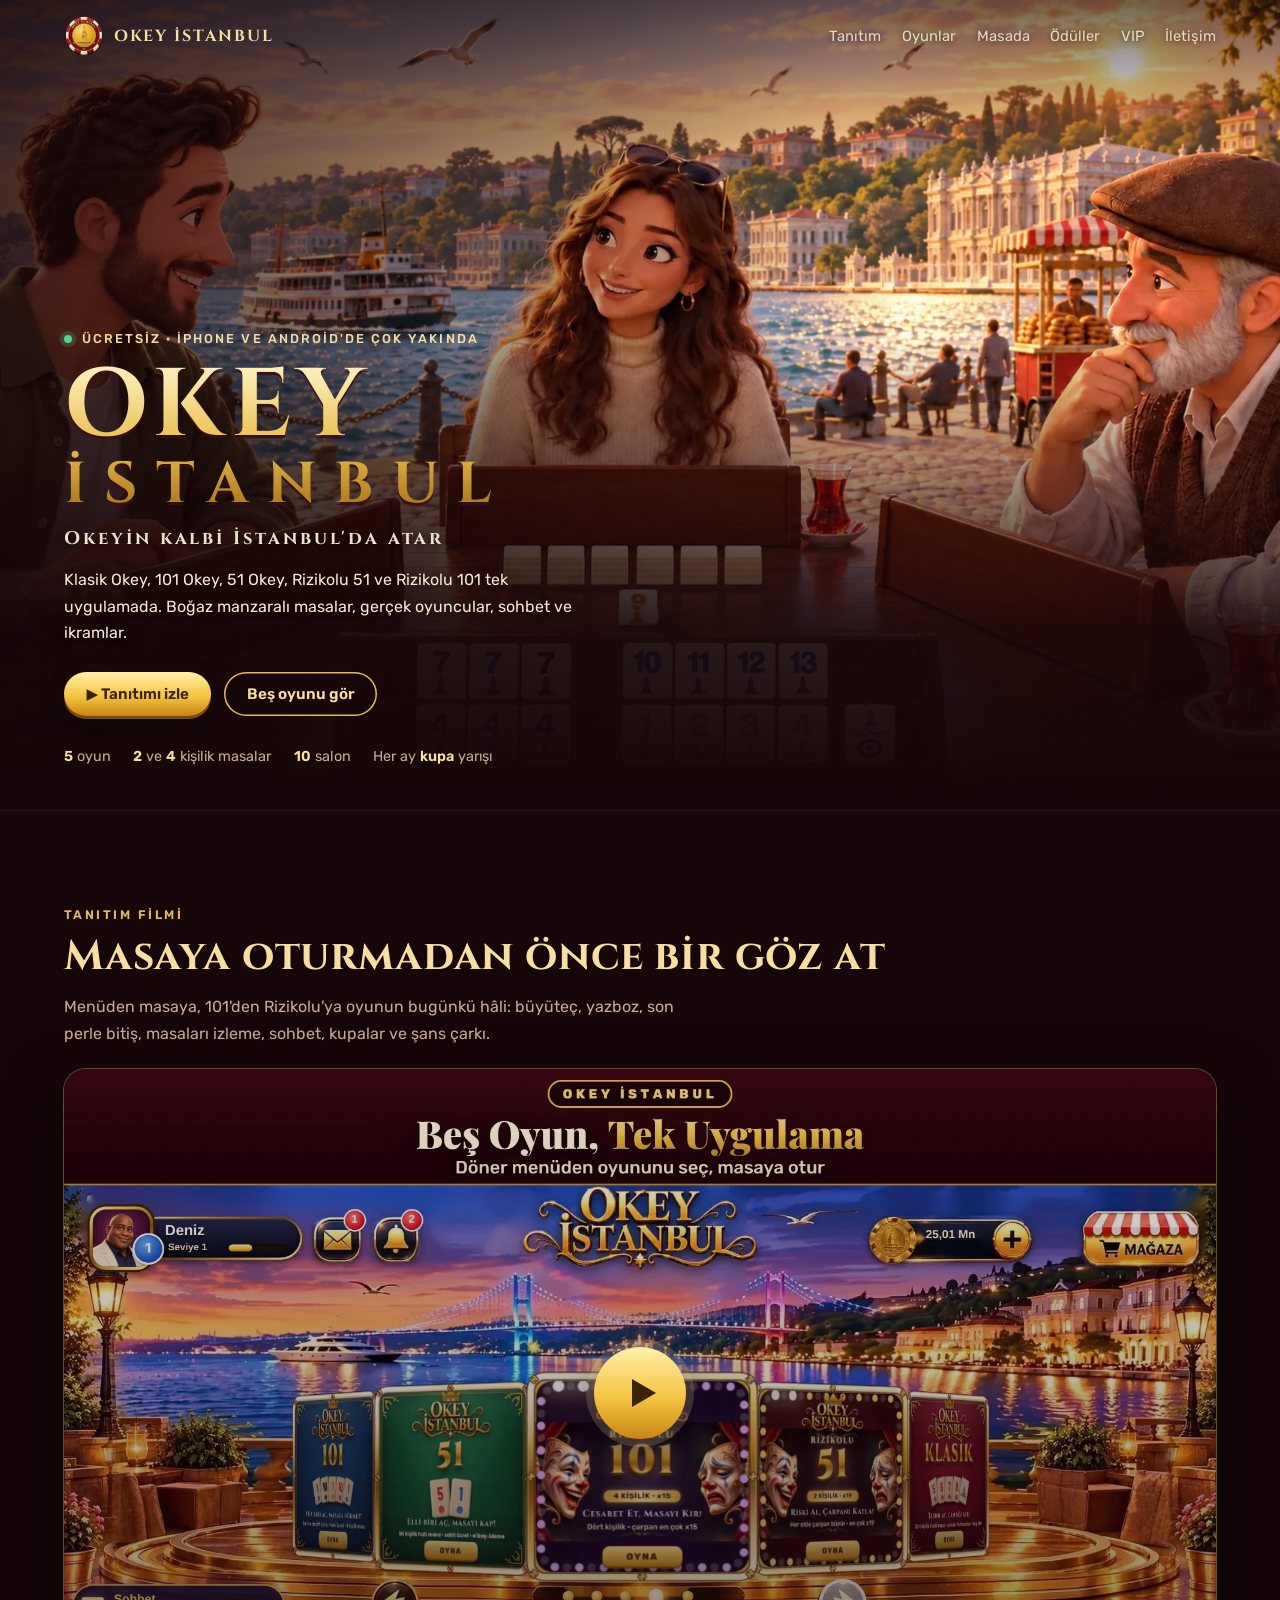
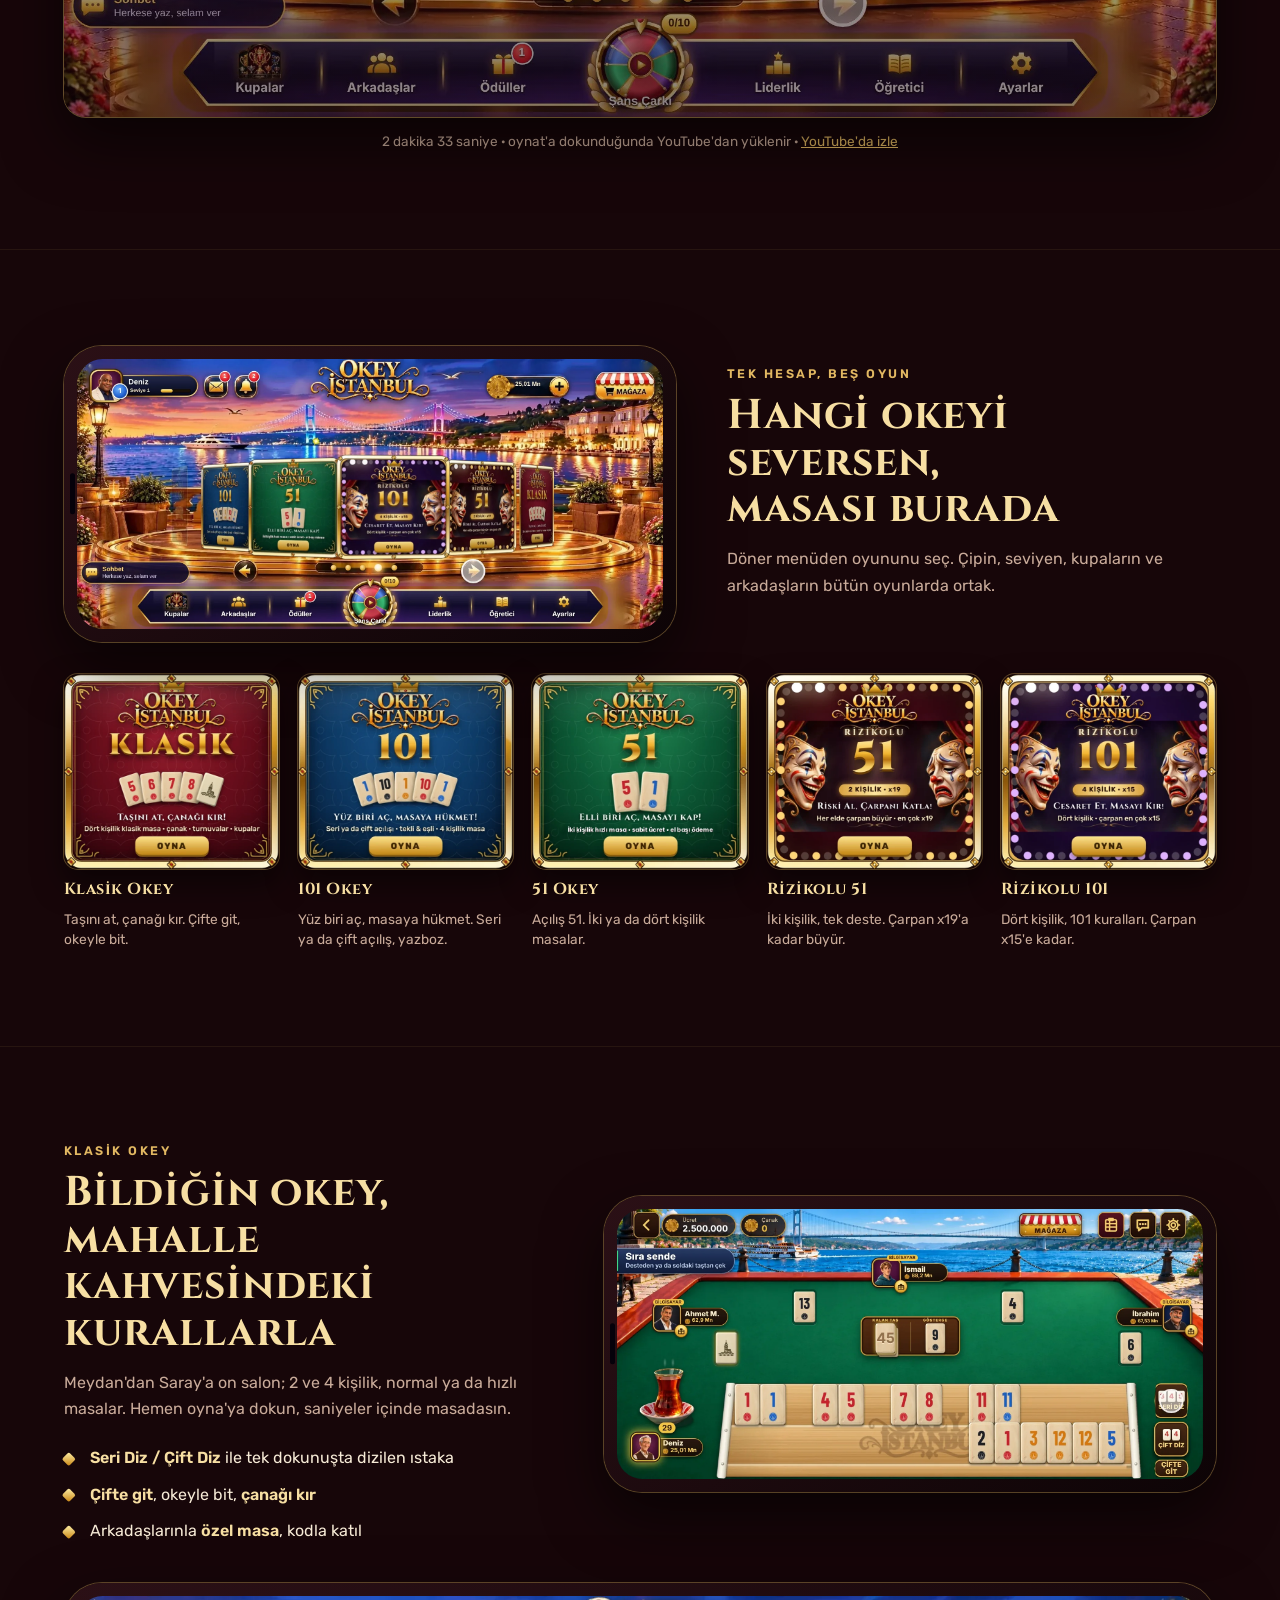
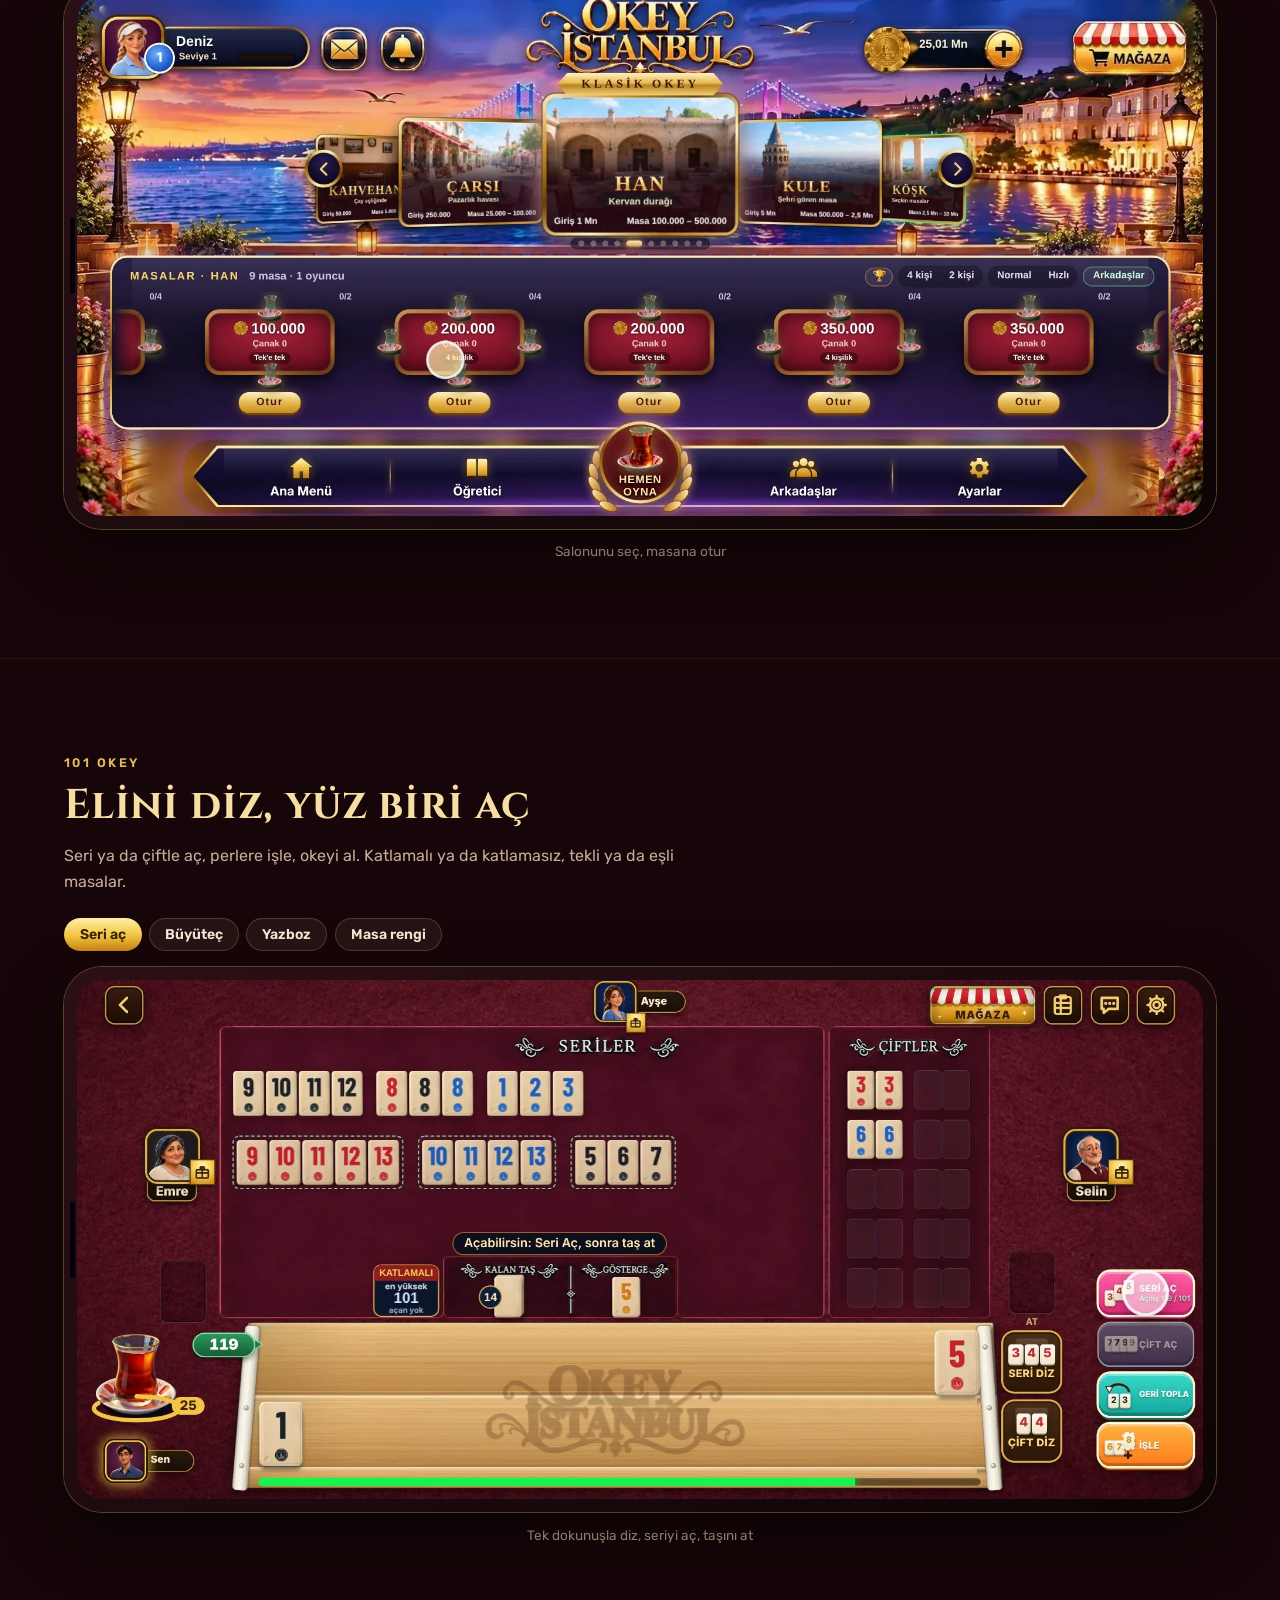
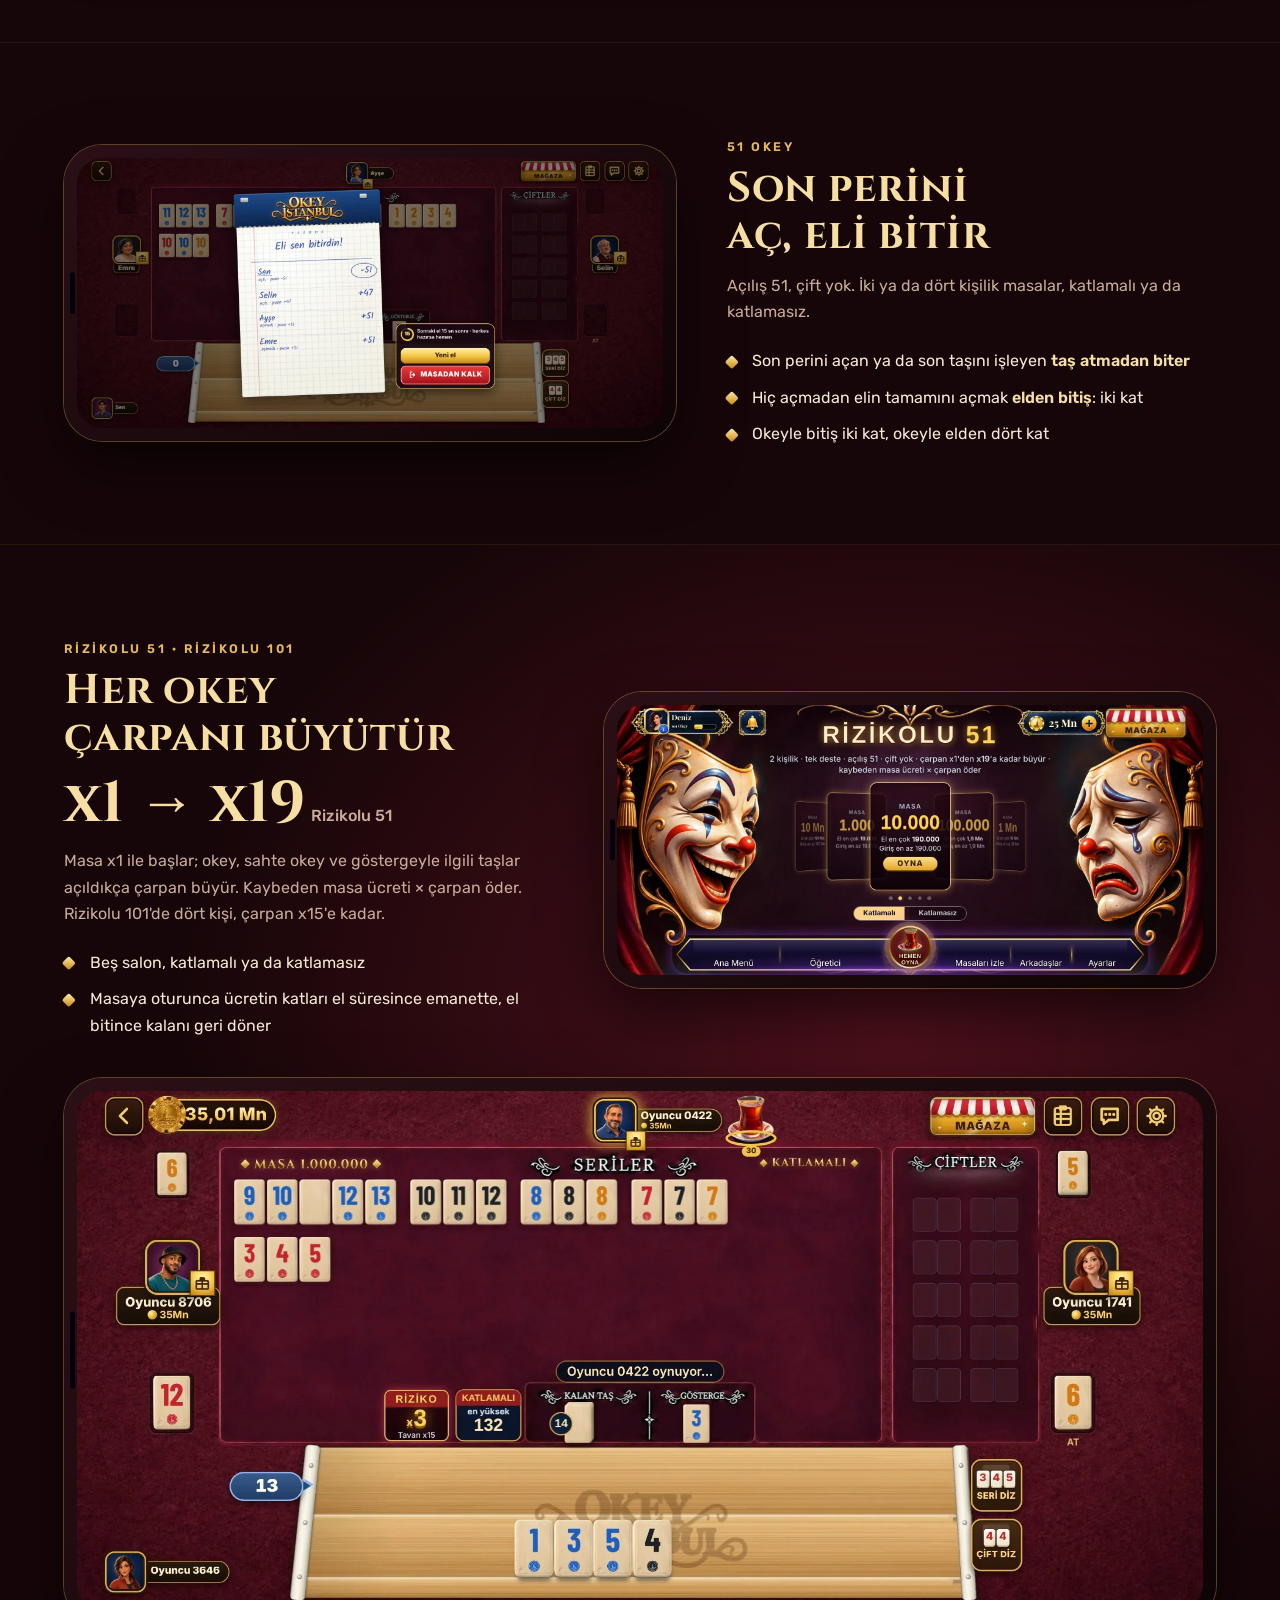
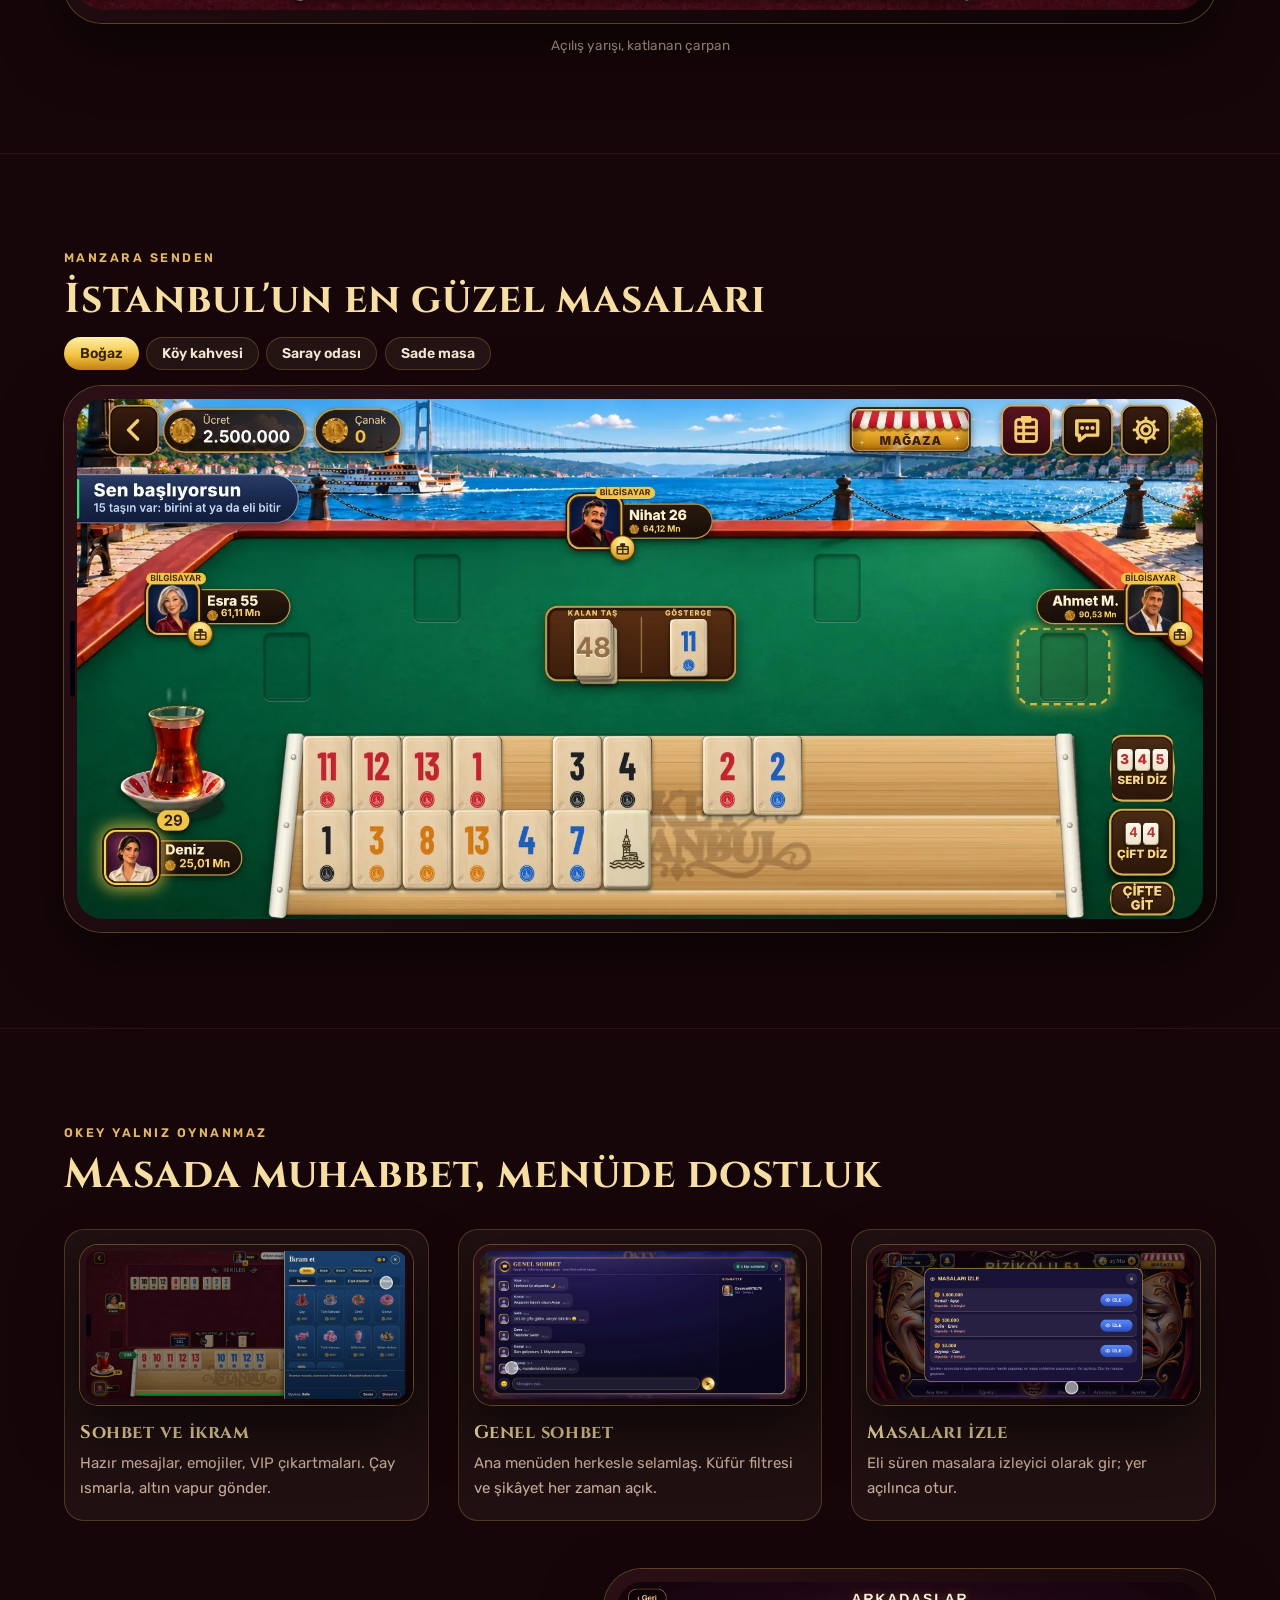
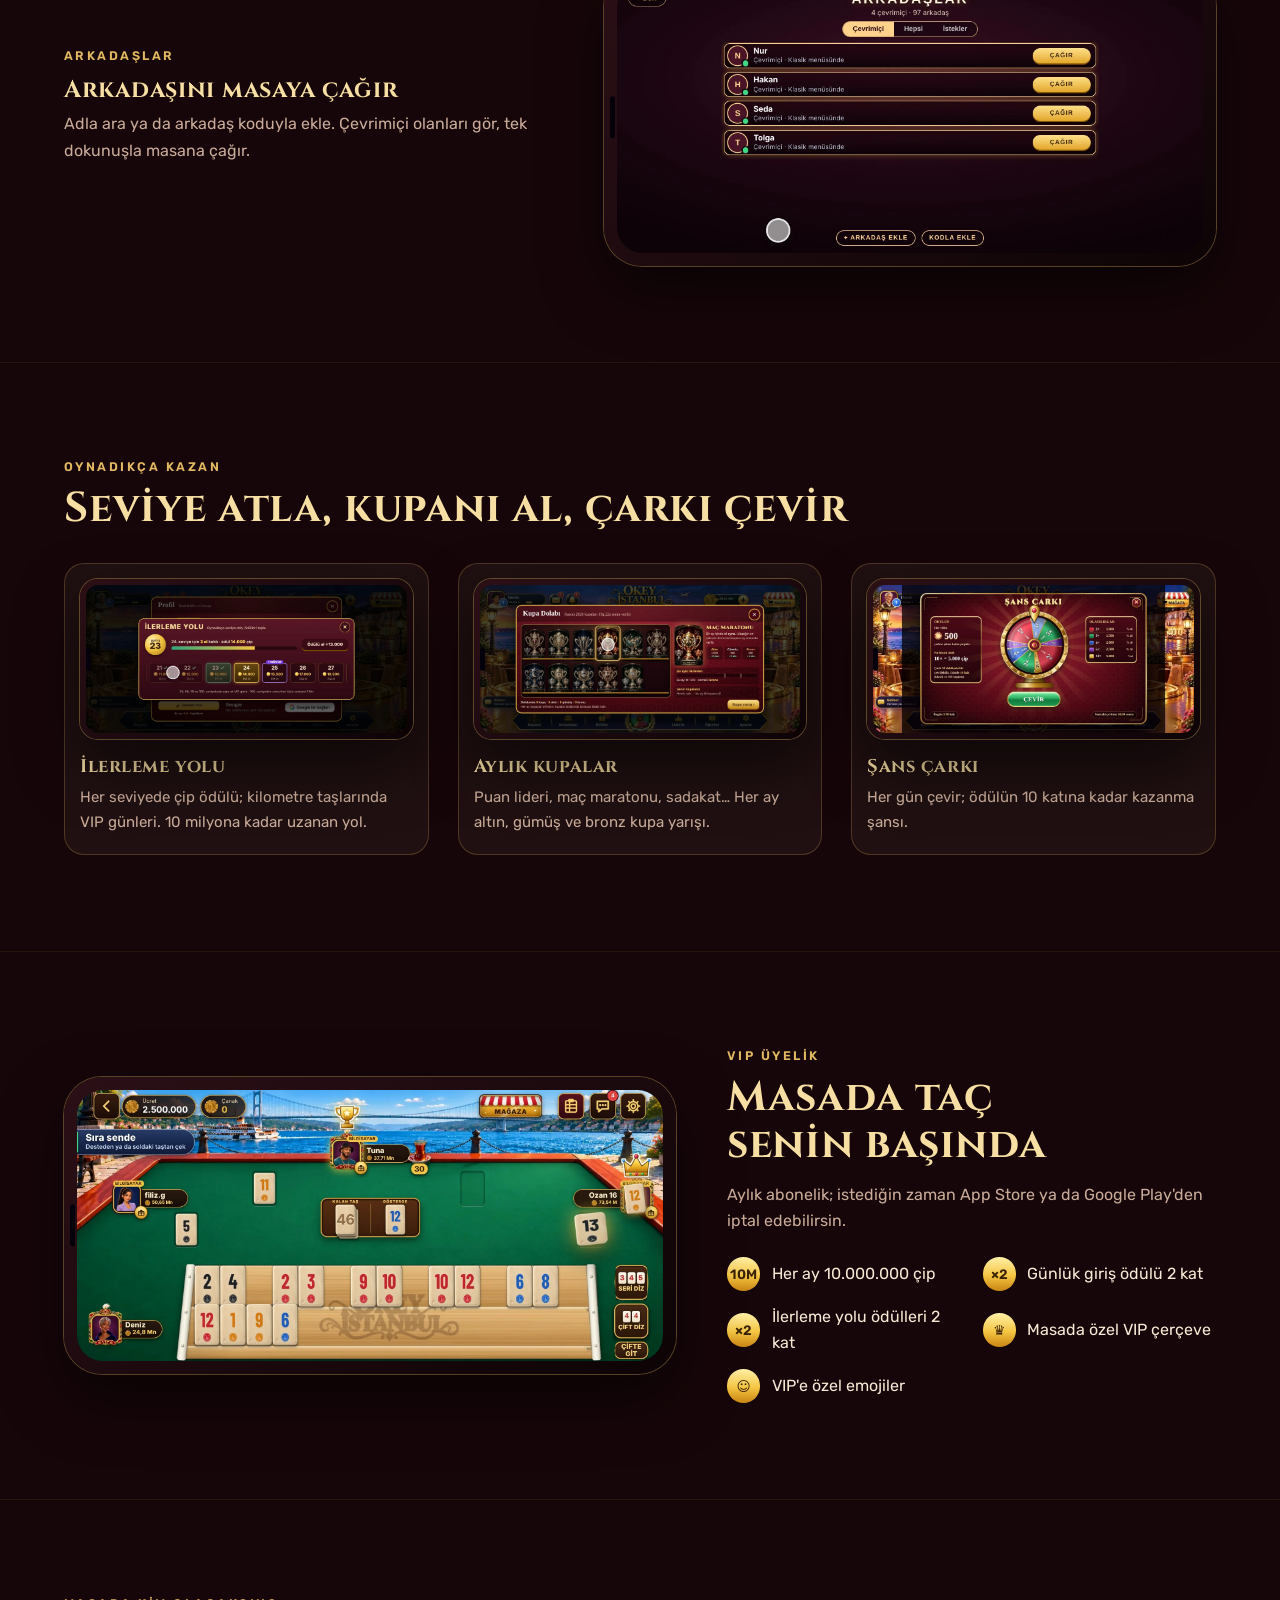
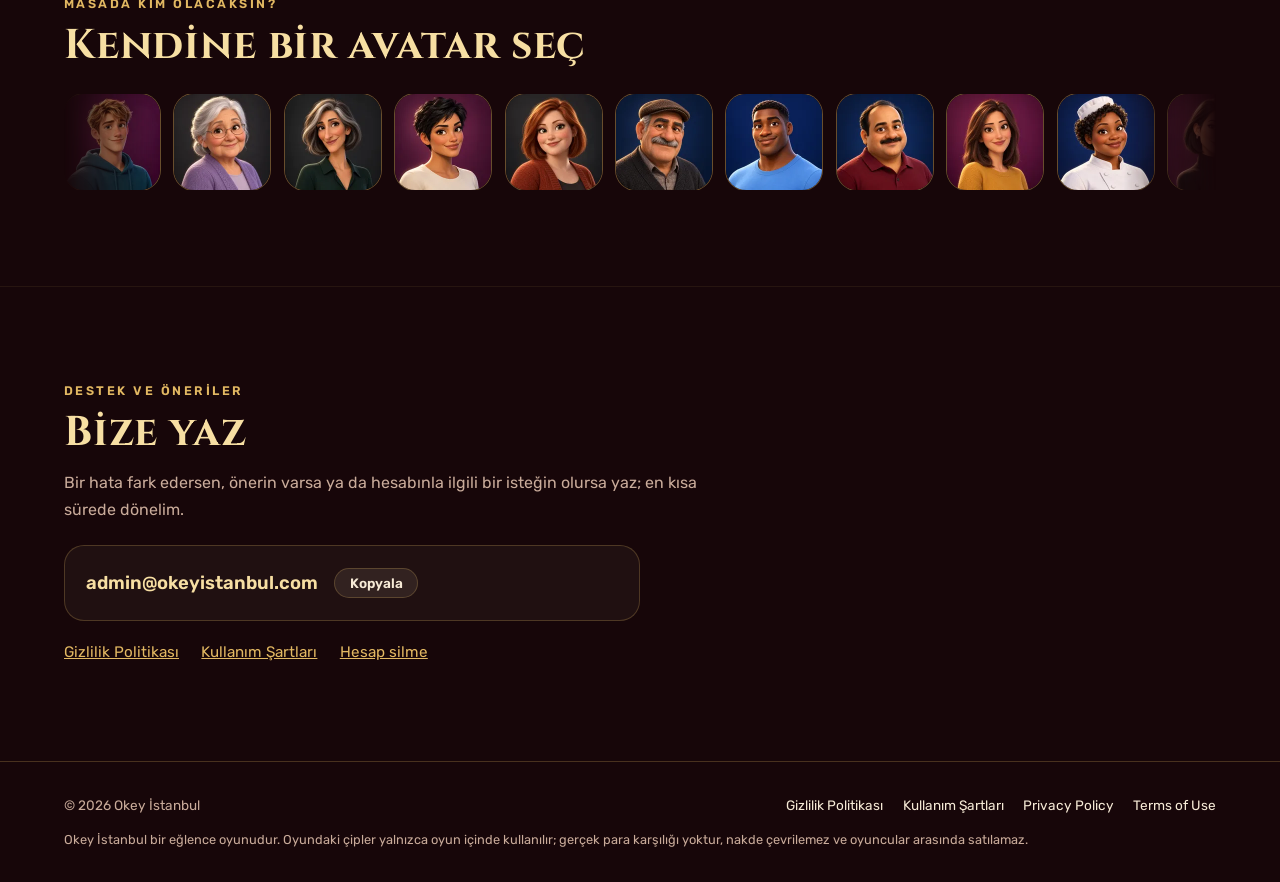
<file: index.html>
<!doctype html>
<html lang="tr">
<head>
<meta charset="utf-8">
<meta name="viewport" content="width=device-width, initial-scale=1, viewport-fit=cover">
<title>Okey İstanbul</title>
<meta name="description" content="Okey İstanbul: Klasik Okey, 101 Okey, 51 Okey, Rizikolu 51 ve Rizikolu 101 tek uygulamada, ücretsiz. Manzaralı masalar, büyüteç, yazboz, sohbet, ikramlar, masaları izleme, kupalar ve şans çarkı.">
<meta property="og:title" content="Okey İstanbul">
<meta property="og:description" content="Okeyin kalbi İstanbul'da atar! Beş oyun tek uygulamada: Klasik Okey, 101 Okey, 51 Okey, Rizikolu 51 ve Rizikolu 101.">
<meta property="og:image:width" content="1200">
<meta property="og:image:height" content="630">
<meta property="og:image" content="https://okeyistanbul.com/img/og.jpg">
<meta property="og:url" content="https://okeyistanbul.com/">
<meta name="theme-color" content="#170609">
<link rel="icon" href="/favicon.png">
<link rel="apple-touch-icon" href="/apple-touch-icon.png">
<link rel="preload" href="/cinzel-latin-700-normal.woff2" as="font" type="font/woff2" crossorigin>
<link rel="stylesheet" href="/fonts.css">
<style>
/* Okey İstanbul — gece bordosu bir İstanbul akşamı; altın yaldız, çuha yeşili. Her bölüm oyundan gerçek bir ekranla. */
:root{
  --night:#170609;--night2:#210910;--bordo:#5a0f1e;--bordo2:#7d1a2c;--navy:#141a3a;
  --gold:#e2b862;--gold-hi:#f7dfa3;--gold-lo:#a8741a;--cream:#f6ead6;--muted:#c9ab9a;--felt:#1d6b51;
  --line:rgba(226,184,98,.24);--card:rgba(255,236,200,.04);
  --display:'Cinzel',Georgia,'Times New Roman',serif;--body:'Rubik',system-ui,-apple-system,'Segoe UI',sans-serif;
  color-scheme:dark;
}
*{box-sizing:border-box}
html,body{margin:0}
html{scroll-behavior:smooth}
body{background:var(--night);color:var(--cream);font:400 1rem/1.65 var(--body);-webkit-font-smoothing:antialiased;overflow-x:hidden}
img{max-width:100%;height:auto;display:block}
a{color:var(--gold)}
a:focus-visible,button:focus-visible{outline:2px solid var(--gold-hi);outline-offset:3px}
.wrap{max-width:74rem;margin-inline:auto;padding-left:max(16px,env(safe-area-inset-left,0px));padding-right:max(16px,env(safe-area-inset-right,0px))}
h2{font:700 clamp(1.7rem,4.2vw,2.6rem)/1.12 var(--display);letter-spacing:.02em;margin:0 0 .9rem;color:var(--gold-hi);text-wrap:balance}
h3{font:700 1.15rem/1.3 var(--display);letter-spacing:.03em;margin:0 0 .35rem;color:var(--gold-hi)}
.eyebrow{font:600 .78rem var(--body);letter-spacing:.2em;text-transform:uppercase;color:var(--gold);margin:0 0 .7rem}
.intro{color:var(--muted);max-width:40rem;margin:0 0 1.4rem}
section{padding-block:clamp(3.5rem,8vw,6rem);border-top:1px solid rgba(226,184,98,.08)}

/* üst şerit */
.top{position:absolute;inset:0 0 auto 0;z-index:5;padding-top:env(safe-area-inset-top,0px)}
.top .wrap{display:flex;align-items:center;justify-content:space-between;gap:1rem;padding-block:1rem}
.mark{display:flex;align-items:center;gap:.6rem;text-decoration:none;color:var(--gold-hi);font:700 1rem var(--display);letter-spacing:.12em;white-space:nowrap}
.mark img{width:40px;height:40px}
.top nav{display:flex;gap:1.3rem;font-size:.92rem;flex-wrap:wrap;justify-content:flex-end}
.top nav a{color:var(--cream);text-decoration:none;opacity:.88;text-shadow:0 1px 6px rgba(0,0,0,.7)}
.top nav a:hover{opacity:1;color:var(--gold-hi)}
@media (max-width:760px){.top nav{display:none}}

/* sahne */
.hero{position:relative;min-height:clamp(34rem,90vh,54rem);display:grid;align-items:end;overflow:hidden;isolation:isolate;border-top:0;padding:0}
.hero>img{position:absolute;inset:0;width:100%;height:100%;object-fit:cover;object-position:50% 35%;z-index:-2}
.hero::after{content:"";position:absolute;inset:0;z-index:-1;background:
  linear-gradient(180deg,rgba(23,6,9,.6) 0%,rgba(23,6,9,0) 20%,rgba(23,6,9,0) 42%,rgba(23,6,9,.9) 78%,var(--night) 100%),
  linear-gradient(90deg,rgba(23,6,9,.8) 0%,rgba(23,6,9,.35) 42%,rgba(23,6,9,0) 66%)}
.hero .wrap{padding-block:7rem 2.6rem;width:100%}
.kicker{display:inline-flex;align-items:center;gap:.6rem;font:500 .8rem var(--body);letter-spacing:.16em;text-transform:uppercase;color:var(--gold-hi);margin:0 0 1rem}
.kicker i{width:.5rem;height:.5rem;border-radius:50%;background:#58d39a;box-shadow:0 0 0 4px rgba(88,211,154,.2)}
.brand{font:700 clamp(2.8rem,9.5vw,6rem)/.92 var(--display);letter-spacing:.06em;margin:0;
  background:linear-gradient(180deg,#fff3c4 0%,#e9bf4f 55%,#a8741a 100%);-webkit-background-clip:text;background-clip:text;color:transparent;
  filter:drop-shadow(0 3px 0 rgba(60,12,20,.9)) drop-shadow(0 10px 24px rgba(0,0,0,.6))}
.brand span{display:block;font-size:.6em;letter-spacing:.32em;margin-top:.12em}
.slogan{font:700 clamp(.9rem,2.4vw,1.15rem) var(--display);letter-spacing:.16em;margin:1rem 0 0;text-shadow:0 2px 8px rgba(0,0,0,.8)}
.lead{max-width:34rem;margin:1rem 0 1.6rem;color:var(--cream);text-shadow:0 1px 8px rgba(0,0,0,.8)}
.ctas{display:flex;gap:.8rem;flex-wrap:wrap}
.btn{display:inline-flex;align-items:center;gap:.5rem;padding:.8rem 1.4rem;border-radius:999px;font:700 .95rem var(--body);text-decoration:none;border:0;cursor:pointer}
.btn.g{background:linear-gradient(#fff0a8,#f4c542 55%,#c98512);color:#3a2204;box-shadow:0 3px 0 #7a4b0e,0 10px 24px rgba(0,0,0,.4)}
.btn.o{background:rgba(23,6,9,.55);color:var(--gold-hi);box-shadow:inset 0 0 0 1.5px var(--gold)}
.facts{display:flex;flex-wrap:wrap;gap:.5rem 1.4rem;margin-top:1.8rem;font-size:.9rem;color:var(--muted)}
.facts b{color:var(--gold-hi);font-weight:600}

/* ekran çerçevesi (yatay telefon) */
.phone{position:relative;margin:0;padding:clamp(7px,1.1vw,13px);border-radius:clamp(22px,3vw,38px);background:linear-gradient(145deg,#2b1016,#0d0406);box-shadow:0 0 0 1px rgba(226,184,98,.35),0 24px 60px rgba(0,0,0,.6)}
.phone img{border-radius:clamp(14px,2vw,26px);aspect-ratio:1920/886;object-fit:cover;width:100%}
.phone::before{content:"";position:absolute;left:clamp(3px,.5vw,6px);top:50%;width:clamp(3px,.4vw,5px);height:14%;transform:translateY(-50%);border-radius:4px;background:#05010a}
figcaption{font-size:.85rem;color:var(--muted);margin-top:.7rem;text-align:center}

/* iki sütun */
.duo{display:grid;grid-template-columns:1.25fr 1fr;gap:clamp(1.6rem,4vw,3.4rem);align-items:center}
.duo.rev{grid-template-columns:1fr 1.25fr}
.duo.rev>figure,.duo.rev>.shots{order:2}
.duo>*{min-width:0}
@media (max-width:860px){.duo,.duo.rev{grid-template-columns:1fr}.duo.rev>figure,.duo.rev>.shots{order:0}}
.ticks{list-style:none;padding:0;margin:0;display:grid;gap:.65rem}
.ticks li{position:relative;padding-left:1.6rem;color:var(--cream)}
.ticks li::before{content:"";position:absolute;left:0;top:.55em;width:.6rem;height:.6rem;transform:rotate(45deg);background:linear-gradient(135deg,#fff0a8,#c98512);border-radius:2px}
.ticks b{color:var(--gold-hi);font-weight:600}

/* beş oyun */
.games{display:grid;grid-template-columns:repeat(5,minmax(0,1fr));gap:clamp(.7rem,1.6vw,1.2rem);margin-top:2rem}
@media (max-width:980px){.games{grid-template-columns:repeat(3,minmax(0,1fr))}}
@media (max-width:620px){.games{grid-template-columns:repeat(2,minmax(0,1fr))}}
.game{display:flex;flex-direction:column;gap:.6rem;text-decoration:none;color:inherit}
.game img{border-radius:14px;box-shadow:0 0 0 1px rgba(226,184,98,.35),0 14px 30px rgba(0,0,0,.5);transition:transform .25s}
.game:hover img{transform:translateY(-4px)}
.game b{font:700 1rem var(--display);color:var(--gold-hi);letter-spacing:.03em}
.game span{font-size:.86rem;color:var(--muted);line-height:1.45}

/* sekmeler */
.tabs{display:flex;flex-wrap:wrap;gap:.45rem;margin:0 0 1rem}
.tab{border:0;border-radius:999px;padding:.5rem 1rem;font:600 .88rem var(--body);background:rgba(255,236,200,.06);color:var(--cream);cursor:pointer;box-shadow:inset 0 0 0 1px var(--line)}
.tab[aria-selected=true]{background:linear-gradient(#fff0a8,#f4c542 55%,#c98512);color:#3a2204;box-shadow:none}
.panes figure{margin:0}

/* kart ızgarası */
.grid3{display:grid;grid-template-columns:repeat(3,minmax(0,1fr));gap:clamp(1rem,2.4vw,1.8rem);margin-top:2rem}
@media (max-width:900px){.grid3{grid-template-columns:1fr}}
.card{background:var(--card);border-radius:20px;padding:1rem 1rem 1.3rem;box-shadow:inset 0 0 0 1px var(--line)}
.card .phone{margin-bottom:1rem;padding:6px;border-radius:18px}
.card .phone img{border-radius:12px}
.card p{margin:0;color:var(--muted);font-size:.94rem}

/* rizikolu */
.riz{background:radial-gradient(ellipse 80% 70% at 70% 40%,rgba(125,26,44,.55),transparent 70%),var(--night)}
.mult{display:flex;align-items:baseline;gap:.4rem;font:700 clamp(2.4rem,6vw,3.6rem)/1 var(--display);color:var(--gold-hi);margin:.4rem 0 1rem}
.mult small{font:500 1rem var(--body);color:var(--muted)}

/* tanıtım */
.yt{position:relative;border-radius:22px;overflow:hidden;box-shadow:0 0 0 1px rgba(226,184,98,.4),0 24px 60px rgba(0,0,0,.6);background:#000;aspect-ratio:16/9}
.yt img,.yt video{width:100%;height:100%;object-fit:cover;display:block}
.yt-play{position:absolute;inset:0;display:grid;place-items:center;border:0;background:linear-gradient(0deg,rgba(23,6,9,.5),rgba(23,6,9,.1));cursor:pointer}
.yt-play i{width:clamp(64px,9vw,92px);height:clamp(64px,9vw,92px);border-radius:50%;display:grid;place-items:center;background:linear-gradient(#fff0a8,#f4c542 55%,#c98512);box-shadow:0 0 0 8px rgba(247,223,163,.18),0 14px 30px rgba(0,0,0,.5)}
.yt-play i::after{content:"";margin-left:8%;border-style:solid;border-width:14px 0 14px 24px;border-color:transparent transparent transparent #3a2204}
.yt-note{font-size:.85rem;color:var(--muted);margin:.8rem 0 0;text-align:center}

/* VIP */
.vip .perks{display:grid;grid-template-columns:repeat(2,minmax(0,1fr));gap:.8rem 1.4rem;list-style:none;padding:0;margin:1.2rem 0 0}
@media (max-width:520px){.vip .perks{grid-template-columns:1fr}}
.vip .perks li{display:flex;gap:.7rem;align-items:center}
.vip .perks i{flex:none;width:2.1rem;height:2.1rem;border-radius:50%;display:grid;place-items:center;font:700 .85rem var(--body);font-style:normal;color:#3a2204;background:linear-gradient(#fff0a8,#f4c542 55%,#c98512)}

/* avatarlar */
.avs{display:flex;gap:.9rem;overflow:hidden;mask-image:linear-gradient(90deg,transparent,#000 8%,#000 92%,transparent);-webkit-mask-image:linear-gradient(90deg,transparent,#000 8%,#000 92%,transparent);margin-top:1.6rem}
.avs .row{display:flex;gap:.9rem;animation:kay 60s linear infinite;flex:none}
.avs img{width:96px;height:96px;border-radius:20px;box-shadow:0 0 0 1px rgba(226,184,98,.4)}
@keyframes kay{to{transform:translateX(calc(-100% - .9rem))}}
@media (prefers-reduced-motion:reduce){.avs .row{animation:none}.game img{transition:none}}

/* iletişim */
.contact{display:flex;flex-wrap:wrap;align-items:center;gap:1rem;padding:1.4rem;border-radius:20px;background:var(--card);box-shadow:inset 0 0 0 1px var(--line);max-width:36rem}
.contact code{font:600 1.15rem var(--body);color:var(--gold-hi);user-select:all;word-break:break-all}
.copy{border:0;border-radius:999px;padding:.45rem .95rem;font:600 .85rem var(--body);cursor:pointer;background:rgba(255,236,200,.08);color:var(--cream);box-shadow:inset 0 0 0 1px var(--line)}
.links{display:flex;flex-wrap:wrap;gap:.6rem 1.4rem;margin-top:1.2rem;font-size:.95rem}

footer{border-top:1px solid var(--line);padding-block:2rem calc(2rem + env(safe-area-inset-bottom,0px));font-size:.85rem;color:var(--muted)}
footer .wrap{display:flex;flex-wrap:wrap;gap:.8rem 2rem;align-items:center;justify-content:space-between}
footer nav{display:flex;flex-wrap:wrap;gap:.4rem 1.2rem}
footer nav a{color:var(--cream);text-decoration:none}
footer p{flex-basis:100%;margin:0;font-size:.8rem}
</style>
</head>
<body>

<header class="top">
  <div class="wrap">
    <a class="mark" href="/"><img src="/cip.png" alt="" width="40" height="40">OKEY İSTANBUL</a>
    <nav aria-label="Bölümler"><a href="#tanitim">Tanıtım</a><a href="#oyunlar">Oyunlar</a><a href="#masada">Masada</a><a href="#ilerleme">Ödüller</a><a href="#vip">VIP</a><a href="#iletisim">İletişim</a></nav>
  </div>
</header>

<main>
  <section class="hero" aria-label="Okey İstanbul">
    <img src="img/hero.webp" alt="Boğaz kıyısında bir masada okey oynayan arkadaşlar; arkada vapur ve İstanbul silueti" width="1672" height="941" fetchpriority="high">
    <div class="wrap">
      <p class="kicker"><i aria-hidden="true"></i>Ücretsiz · iPhone ve Android'de çok yakında</p>
      <h1 class="brand">OKEY<span>İSTANBUL</span></h1>
      <p class="slogan">Okeyin kalbi İstanbul'da atar</p>
      <p class="lead">Klasik Okey, 101 Okey, 51 Okey, Rizikolu 51 ve Rizikolu 101 tek uygulamada. Boğaz manzaralı masalar, gerçek oyuncular, sohbet ve ikramlar.</p>
      <div class="ctas"><a class="btn g" href="#tanitim">▶ Tanıtımı izle</a><a class="btn o" href="#oyunlar">Beş oyunu gör</a></div>
      <div class="facts"><span><b>5</b> oyun</span><span><b>2</b> ve <b>4</b> kişilik masalar</span><span><b>10</b> salon</span><span>Her ay <b>kupa</b> yarışı</span></div>
    </div>
  </section>

  <section id="tanitim">
    <div class="wrap">
      <p class="eyebrow">Tanıtım filmi</p>
      <h2>Masaya oturmadan önce bir göz at</h2>
      <p class="intro">Menüden masaya, 101'den Rizikolu'ya oyunun bugünkü hâli: büyüteç, yazboz, son perle bitiş, masaları izleme, sohbet, kupalar ve şans çarkı.</p>
      <div class="yt" id="yt" data-yt="UivKjhIo5Uc">
        <img src="img/tanitim.webp" alt="" width="1920" height="1080" loading="lazy">
        <button class="yt-play" type="button" aria-label="Tanıtım filmini oynat"><i></i></button>
      </div>
      <p class="yt-note">2 dakika 33 saniye · oynat'a dokunduğunda YouTube'dan yüklenir · <a href="https://youtu.be/UivKjhIo5Uc" target="_blank" rel="noopener">YouTube'da izle</a></p>
    </div>
  </section>

  <section id="oyunlar">
    <div class="wrap">
      <div class="duo">
        <figure class="phone"><img src="img/v4/menu.webp" alt="Ana menü: Boğaz manzaralı döner platformda beş oyunun kartı" width="1920" height="886" loading="lazy"></figure>
        <div>
          <p class="eyebrow">Tek hesap, beş oyun</p>
          <h2>Hangi okeyi seversen, masası burada</h2>
          <p class="intro">Döner menüden oyununu seç. Çipin, seviyen, kupaların ve arkadaşların bütün oyunlarda ortak.</p>
        </div>
      </div>
      <div class="games">
        <a class="game" href="#klasik"><img src="img/v4/k-klasik.webp" alt="" width="528" height="479" loading="lazy"><b>Klasik Okey</b><span>Taşını at, çanağı kır. Çifte git, okeyle bit.</span></a>
        <a class="game" href="#yuzbir"><img src="img/v4/k-101.webp" alt="" width="528" height="479" loading="lazy"><b>101 Okey</b><span>Yüz biri aç, masaya hükmet. Seri ya da çift açılış, yazboz.</span></a>
        <a class="game" href="#elli"><img src="img/v4/k-51.webp" alt="" width="528" height="479" loading="lazy"><b>51 Okey</b><span>Açılış 51. İki ya da dört kişilik masalar.</span></a>
        <a class="game" href="#rizikolu"><img src="img/v4/k-riz51.webp" alt="" width="528" height="479" loading="lazy"><b>Rizikolu 51</b><span>İki kişilik, tek deste. Çarpan x19'a kadar büyür.</span></a>
        <a class="game" href="#rizikolu"><img src="img/v4/k-riz101.webp" alt="" width="528" height="479" loading="lazy"><b>Rizikolu 101</b><span>Dört kişilik, 101 kuralları. Çarpan x15'e kadar.</span></a>
      </div>
    </div>
  </section>

  <section id="klasik">
    <div class="wrap duo rev">
      <div class="shots">
        <figure class="phone"><img src="img/v4/kplay.webp" alt="Klasik Okey masası: Boğaz Köprüsü önünde yeşil çuha, ıstakada dizilmiş taşlar" width="1920" height="886" loading="lazy"></figure>
      </div>
      <div>
        <p class="eyebrow">Klasik Okey</p>
        <h2>Bildiğin okey, mahalle kahvesindeki kurallarla</h2>
        <p class="intro">Meydan'dan Saray'a on salon; 2 ve 4 kişilik, normal ya da hızlı masalar. Hemen oyna'ya dokun, saniyeler içinde masadasın.</p>
        <ul class="ticks">
          <li><b>Seri Diz / Çift Diz</b> ile tek dokunuşta dizilen ıstaka</li>
          <li><b>Çifte git</b>, okeyle bit, <b>çanağı kır</b></li>
          <li>Arkadaşlarınla <b>özel masa</b>, kodla katıl</li>
        </ul>
      </div>
    </div>
    <div class="wrap" style="margin-top:2.4rem">
      <figure style="margin:0"><div class="phone"><img src="img/v4/kmasa.webp" alt="Klasik Okey masalar ekranı: salon çarkı ve açık masalar" width="1920" height="886" loading="lazy"></div><figcaption>Salonunu seç, masana otur</figcaption></figure>
    </div>
  </section>

  <section id="yuzbir">
    <div class="wrap">
      <p class="eyebrow">101 Okey</p>
      <h2>Elini diz, yüz biri aç</h2>
      <p class="intro">Seri ya da çiftle aç, perlere işle, okeyi al. Katlamalı ya da katlamasız, tekli ya da eşli masalar.</p>
      <div class="tabs" role="tablist" aria-label="101 Okey ekranları">
        <button class="tab" role="tab" id="t-ac" aria-controls="p-ac">Seri aç</button>
        <button class="tab" role="tab" id="t-lens" aria-controls="p-lens">Büyüteç</button>
        <button class="tab" role="tab" id="t-yz" aria-controls="p-yz">Yazboz</button>
        <button class="tab" role="tab" id="t-renk" aria-controls="p-renk">Masa rengi</button>
      </div>
      <div class="panes">
        <figure id="p-ac" role="tabpanel" aria-labelledby="t-ac"><div class="phone"><img src="img/v4/open.webp" alt="101 masası: ıstakada dizilmiş perler, Seri Aç düğmesi" width="1920" height="886" loading="lazy"></div><figcaption>Tek dokunuşla diz, seriyi aç, taşını at</figcaption></figure>
        <figure id="p-lens" role="tabpanel" aria-labelledby="t-lens" hidden><div class="phone"><img src="img/v4/lens.webp" alt="Kalabalık masada taş sürüklenirken açılan büyüteç" width="1920" height="886" loading="lazy"></div><figcaption>Taşı sürükle, işleyeceğin yer büyüteçte görünsün</figcaption></figure>
        <figure id="p-yz" role="tabpanel" aria-labelledby="t-yz" hidden><div class="phone"><img src="img/v4/finish.webp" alt="El sonu: yazboz defterinde puanlar" width="1920" height="886" loading="lazy"></div><figcaption>Her el yazboz defterine yazılır</figcaption></figure>
        <figure id="p-renk" role="tabpanel" aria-labelledby="t-renk" hidden><div class="phone"><img src="img/v4/felt_lacivert.webp" alt="Lacivert 101 masası" width="1920" height="886" loading="lazy"></div><figcaption>Bordo, lacivert, yeşil, bakır ya da mavi: masanın rengi senden</figcaption></figure>
      </div>
    </div>
  </section>

  <section id="elli">
    <div class="wrap duo">
      <figure class="phone"><img src="img/v4/sonper.webp" alt="51 Okey: son perini açan oyuncu eli bitirdi, yazboz defteri" width="1920" height="886" loading="lazy"></figure>
      <div>
        <p class="eyebrow">51 Okey</p>
        <h2>Son perini aç, eli bitir</h2>
        <p class="intro">Açılış 51, çift yok. İki ya da dört kişilik masalar, katlamalı ya da katlamasız.</p>
        <ul class="ticks">
          <li>Son perini açan ya da son taşını işleyen <b>taş atmadan biter</b></li>
          <li>Hiç açmadan elin tamamını açmak <b>elden bitiş</b>: iki kat</li>
          <li>Okeyle bitiş iki kat, okeyle elden dört kat</li>
        </ul>
      </div>
    </div>
  </section>

  <section id="rizikolu" class="riz">
    <div class="wrap duo rev">
      <div class="shots">
        <figure class="phone"><img src="img/v4/rsalon.webp" alt="Rizikolu 51 salonu: masa ücretleri, katlamalı ve katlamasız seçimi" width="1920" height="886" loading="lazy"></figure>
      </div>
      <div>
        <p class="eyebrow">Rizikolu 51 · Rizikolu 101</p>
        <h2>Her okey çarpanı büyütür</h2>
        <div class="mult">x1 → x19 <small>Rizikolu 51</small></div>
        <p class="intro">Masa x1 ile başlar; okey, sahte okey ve göstergeyle ilgili taşlar açıldıkça çarpan büyür. Kaybeden masa ücreti × çarpan öder. Rizikolu 101'de dört kişi, çarpan x15'e kadar.</p>
        <ul class="ticks">
          <li>Beş salon, katlamalı ya da katlamasız</li>
          <li>Masaya oturunca ücretin katları el süresince emanette, el bitince kalanı geri döner</li>
        </ul>
      </div>
    </div>
    <div class="wrap" style="margin-top:2.4rem">
      <figure style="margin:0"><div class="phone"><img src="img/v4/rplay101.webp" alt="Rizikolu 101 masası: çarpan göstergesi ve açılmış perler" width="1920" height="886" loading="lazy"></div><figcaption>Açılış yarışı, katlanan çarpan</figcaption></figure>
    </div>
  </section>

  <section id="manzara">
    <div class="wrap">
      <p class="eyebrow">Manzara senden</p>
      <h2>İstanbul'un en güzel masaları</h2>
      <div class="tabs" role="tablist" aria-label="Masa manzaraları">
        <button class="tab" role="tab" id="t-bogaz" aria-controls="p-bogaz">Boğaz</button>
        <button class="tab" role="tab" id="t-kahve" aria-controls="p-kahve">Köy kahvesi</button>
        <button class="tab" role="tab" id="t-saray" aria-controls="p-saray">Saray odası</button>
        <button class="tab" role="tab" id="t-sade" aria-controls="p-sade">Sade masa</button>
      </div>
      <div class="panes">
        <figure id="p-bogaz" role="tabpanel" aria-labelledby="t-bogaz"><div class="phone"><img src="img/v4/kamb_bogaz.webp" alt="Boğaz Köprüsü önünde yeşil çuhalı masa" width="1920" height="886" loading="lazy"></div></figure>
        <figure id="p-kahve" role="tabpanel" aria-labelledby="t-kahve" hidden><div class="phone"><img src="img/v4/kamb_kahve.webp" alt="Köy kahvesinde ahşap masa" width="1920" height="886" loading="lazy"></div></figure>
        <figure id="p-saray" role="tabpanel" aria-labelledby="t-saray" hidden><div class="phone"><img src="img/v4/kamb_saray.webp" alt="Gece Boğaz manzaralı saray odasında masa" width="1920" height="886" loading="lazy"></div></figure>
        <figure id="p-sade" role="tabpanel" aria-labelledby="t-sade" hidden><div class="phone"><img src="img/v4/kamb_kons.webp" alt="Sade yeşil çuha masa" width="1920" height="886" loading="lazy"></div></figure>
      </div>
    </div>
  </section>

  <section id="masada">
    <div class="wrap">
      <p class="eyebrow">Okey yalnız oynanmaz</p>
      <h2>Masada muhabbet, menüde dostluk</h2>
      <div class="grid3">
        <div class="card"><figure class="phone"><img src="img/v4/gift.webp" alt="İkram penceresi: çay, Türk kahvesi, simit ve diğer ikramlar" width="1920" height="886" loading="lazy"></figure><h3>Sohbet ve ikram</h3><p>Hazır mesajlar, emojiler, VIP çıkartmaları. Çay ısmarla, altın vapur gönder.</p></div>
        <div class="card"><figure class="phone"><img src="img/v4/gchat.webp" alt="Genel sohbet penceresi" width="1920" height="886" loading="lazy"></figure><h3>Genel sohbet</h3><p>Ana menüden herkesle selamlaş. Küfür filtresi ve şikâyet her zaman açık.</p></div>
        <div class="card"><figure class="phone"><img src="img/v4/izle.webp" alt="Masaları izle penceresi" width="1920" height="886" loading="lazy"></figure><h3>Masaları izle</h3><p>Eli süren masalara izleyici olarak gir; yer açılınca otur.</p></div>
      </div>
      <div class="duo rev" style="margin-top:3rem">
        <figure class="phone"><img src="img/v4/friends.webp" alt="Arkadaşlar ekranı: çevrimiçi arkadaşlar ve Çağır düğmeleri" width="1920" height="886" loading="lazy"></figure>
        <div>
          <p class="eyebrow">Arkadaşlar</p>
          <h3 style="font-size:1.5rem">Arkadaşını masaya çağır</h3>
          <p class="intro">Adla ara ya da arkadaş koduyla ekle. Çevrimiçi olanları gör, tek dokunuşla masana çağır.</p>
        </div>
      </div>
    </div>
  </section>

  <section id="ilerleme">
    <div class="wrap">
      <p class="eyebrow">Oynadıkça kazan</p>
      <h2>Seviye atla, kupanı al, çarkı çevir</h2>
      <div class="grid3">
        <div class="card"><figure class="phone"><img src="img/v4/lvyol.webp" alt="İlerleme yolu: seviyeler ve ödüller" width="1920" height="886" loading="lazy"></figure><h3>İlerleme yolu</h3><p>Her seviyede çip ödülü; kilometre taşlarında VIP günleri. 10 milyona kadar uzanan yol.</p></div>
        <div class="card"><figure class="phone"><img src="img/v4/kupa.webp" alt="Kupa dolabı" width="1920" height="886" loading="lazy"></figure><h3>Aylık kupalar</h3><p>Puan lideri, maç maratonu, sadakat… Her ay altın, gümüş ve bronz kupa yarışı.</p></div>
        <div class="card"><figure class="phone"><img src="img/v4/cark.webp" alt="Şans çarkı" width="1920" height="886" loading="lazy"></figure><h3>Şans çarkı</h3><p>Her gün çevir; ödülün 10 katına kadar kazanma şansı.</p></div>
      </div>
    </div>
  </section>

  <section id="vip" class="vip">
    <div class="wrap duo">
      <figure class="phone"><img src="img/v4/kvip.webp" alt="Masada taçlı VIP çerçeveli oyuncular" width="1920" height="886" loading="lazy"></figure>
      <div>
        <p class="eyebrow">VIP üyelik</p>
        <h2>Masada taç senin başında</h2>
        <p class="intro">Aylık abonelik; istediğin zaman App Store ya da Google Play'den iptal edebilirsin.</p>
        <ul class="perks">
          <li><i>10M</i>Her ay 10.000.000 çip</li>
          <li><i>×2</i>Günlük giriş ödülü 2 kat</li>
          <li><i>×2</i>İlerleme yolu ödülleri 2 kat</li>
          <li><i>♛</i>Masada özel VIP çerçeve</li>
          <li><i>☺</i>VIP'e özel emojiler</li>
        </ul>
      </div>
    </div>
  </section>

  <section id="avatarlar">
    <div class="wrap">
      <p class="eyebrow">Masada kim olacaksın?</p>
      <h2>Kendine bir avatar seç</h2>
      <div class="avs" aria-hidden="true">
        <div class="row"><img src="img/avt1.webp" alt="" width="96" height="96" loading="lazy"><img src="img/avt2.webp" alt="" width="96" height="96" loading="lazy"><img src="img/avt3.webp" alt="" width="96" height="96" loading="lazy"><img src="img/avt4.webp" alt="" width="96" height="96" loading="lazy"><img src="img/avt5.webp" alt="" width="96" height="96" loading="lazy"><img src="img/avt6.webp" alt="" width="96" height="96" loading="lazy"><img src="img/avt7.webp" alt="" width="96" height="96" loading="lazy"><img src="img/avt8.webp" alt="" width="96" height="96" loading="lazy"><img src="img/avt9.webp" alt="" width="96" height="96" loading="lazy"><img src="img/avt10.webp" alt="" width="96" height="96" loading="lazy"><img src="img/avt11.webp" alt="" width="96" height="96" loading="lazy"><img src="img/avt12.webp" alt="" width="96" height="96" loading="lazy"><img src="img/avt13.webp" alt="" width="96" height="96" loading="lazy"><img src="img/avt14.webp" alt="" width="96" height="96" loading="lazy"><img src="img/avt15.webp" alt="" width="96" height="96" loading="lazy"><img src="img/avt16.webp" alt="" width="96" height="96" loading="lazy"></div>
        <div class="row"><img src="img/avt1.webp" alt="" width="96" height="96" loading="lazy"><img src="img/avt2.webp" alt="" width="96" height="96" loading="lazy"><img src="img/avt3.webp" alt="" width="96" height="96" loading="lazy"><img src="img/avt4.webp" alt="" width="96" height="96" loading="lazy"><img src="img/avt5.webp" alt="" width="96" height="96" loading="lazy"><img src="img/avt6.webp" alt="" width="96" height="96" loading="lazy"><img src="img/avt7.webp" alt="" width="96" height="96" loading="lazy"><img src="img/avt8.webp" alt="" width="96" height="96" loading="lazy"><img src="img/avt9.webp" alt="" width="96" height="96" loading="lazy"><img src="img/avt10.webp" alt="" width="96" height="96" loading="lazy"><img src="img/avt11.webp" alt="" width="96" height="96" loading="lazy"><img src="img/avt12.webp" alt="" width="96" height="96" loading="lazy"><img src="img/avt13.webp" alt="" width="96" height="96" loading="lazy"><img src="img/avt14.webp" alt="" width="96" height="96" loading="lazy"><img src="img/avt15.webp" alt="" width="96" height="96" loading="lazy"><img src="img/avt16.webp" alt="" width="96" height="96" loading="lazy"></div>
      </div>
    </div>
  </section>

  <section id="iletisim">
    <div class="wrap">
      <p class="eyebrow">Destek ve öneriler</p>
      <h2>Bize yaz</h2>
      <p class="intro">Bir hata fark edersen, önerin varsa ya da hesabınla ilgili bir isteğin olursa yaz; en kısa sürede dönelim.</p>
      <div class="contact"><code id="mail">admin@okeyistanbul.com</code><button class="copy" type="button" id="copy">Kopyala</button></div>
      <div class="links"><a href="/gizlilik">Gizlilik Politikası</a><a href="/sartlar">Kullanım Şartları</a><a href="/hesap-sil/">Hesap silme</a></div>
    </div>
  </section>
</main>

<footer>
  <div class="wrap">
    <span>© 2026 Okey İstanbul</span>
    <nav aria-label="Yasal"><a href="/gizlilik">Gizlilik Politikası</a><a href="/sartlar">Kullanım Şartları</a><a href="/gizlilik#en">Privacy Policy</a><a href="/sartlar#en">Terms of Use</a></nav>
    <p>Okey İstanbul bir eğlence oyunudur. Oyundaki çipler yalnızca oyun içinde kullanılır; gerçek para karşılığı yoktur, nakde çevrilemez ve oyuncular arasında satılamaz.</p>
  </div>
</footer>

<script>
(function(){
  [].forEach.call(document.querySelectorAll('[role=tablist]'),function(L){var tabs=[].slice.call(L.querySelectorAll('.tab'));
  function pick(t){tabs.forEach(function(x){var on=x===t;x.setAttribute('aria-selected',on?'true':'false');x.tabIndex=on?0:-1;document.getElementById(x.getAttribute('aria-controls')).hidden=!on})}
  tabs.forEach(function(t,i){t.addEventListener('click',function(){pick(t)});t.addEventListener('keydown',function(e){var d=e.key==='ArrowRight'?1:e.key==='ArrowLeft'?-1:0;if(!d)return;var n=tabs[(i+d+tabs.length)%tabs.length];n.focus();pick(n)})});
  pick(tabs[0])});
  var b=document.getElementById('copy');
  b.addEventListener('click',function(){var t=document.getElementById('mail').textContent;
    function ok(){b.textContent='Kopyalandı';setTimeout(function(){b.textContent='Kopyala'},1800)}
    function sel(){var r=document.createRange();r.selectNodeContents(document.getElementById('mail'));var s=getSelection();s.removeAllRanges();s.addRange(r)}
    try{navigator.clipboard.writeText(t).then(ok,sel)}catch(e){sel()}});
  var y=document.getElementById('yt');
  if(y){y.querySelector('.yt-play').addEventListener('click',function(){var f=document.createElement('iframe');
    f.src='https://www.youtube-nocookie.com/embed/'+y.getAttribute('data-yt')+'?autoplay=1&rel=0&playsinline=1';f.title='Okey İstanbul tanıtım filmi';
    f.allow='autoplay; encrypted-media; picture-in-picture; fullscreen';f.allowFullscreen=true;f.style.cssText='position:absolute;inset:0;width:100%;height:100%;border:0';
    y.innerHTML='';y.appendChild(f)})}
})();
</script>
</body>
</html>
</file>
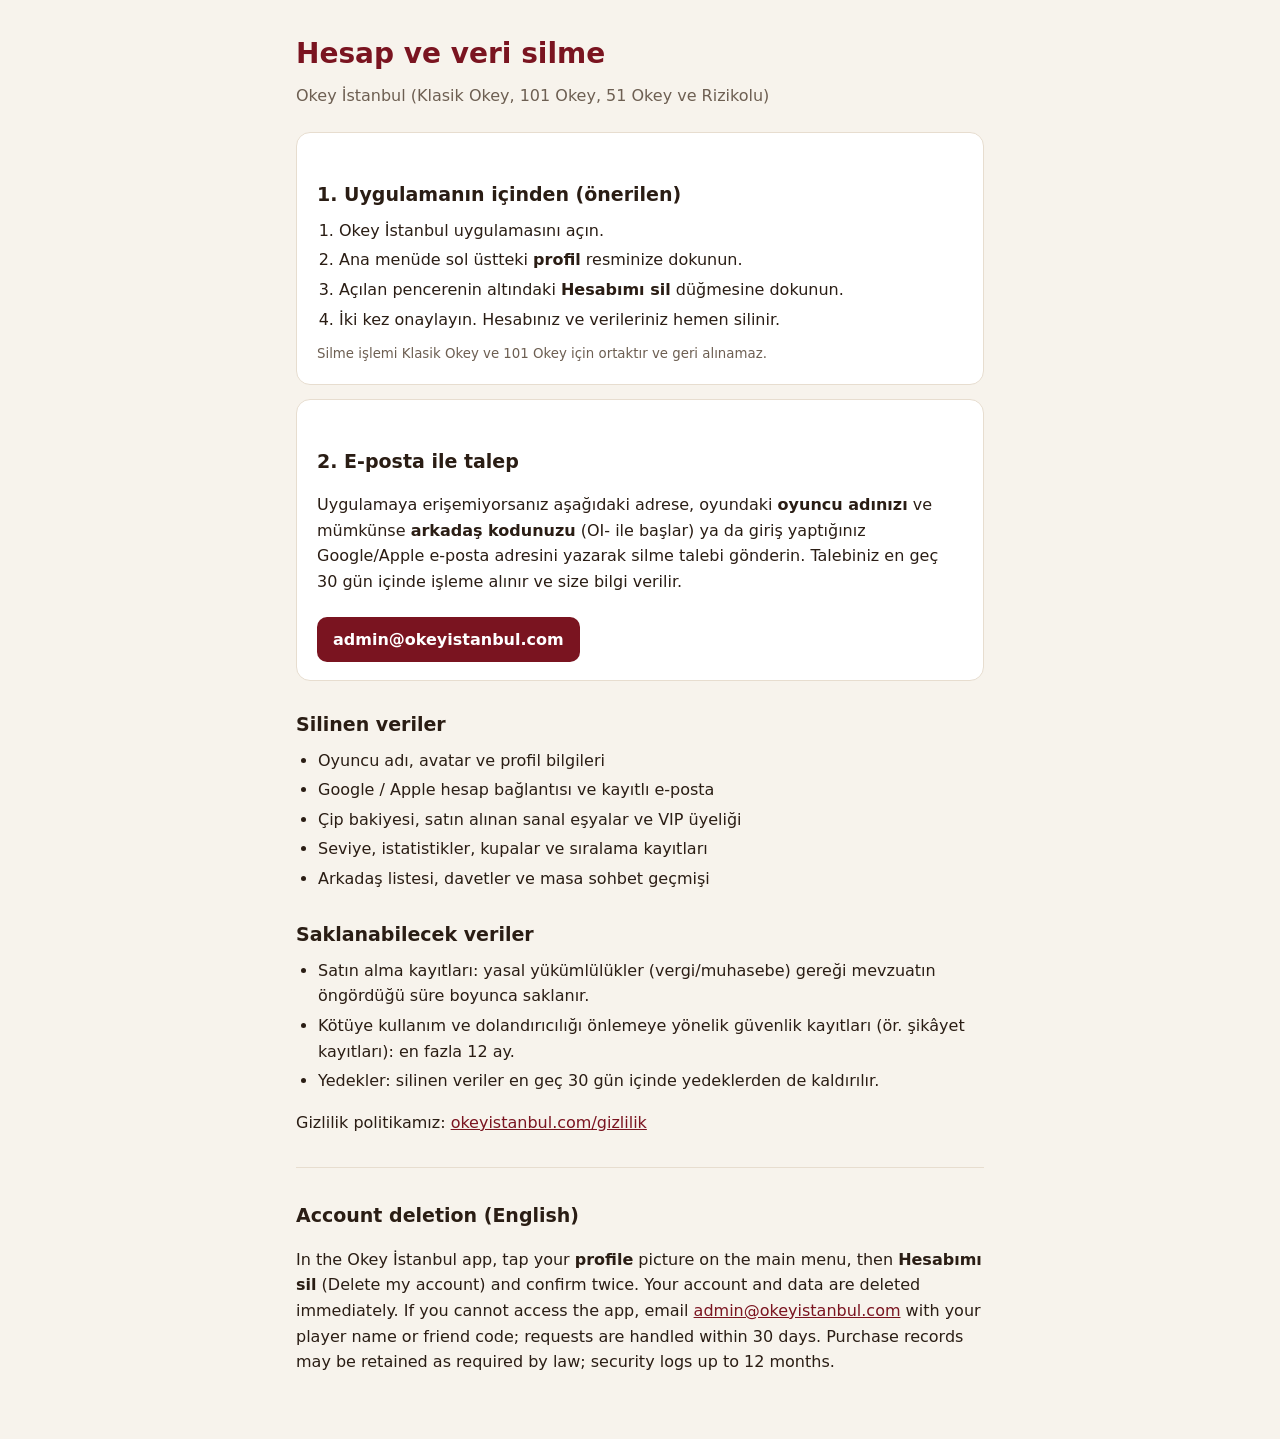
<file: hesap-sil/index.html>
<!doctype html>
<html lang="tr">
<head>
<meta charset="utf-8">
<meta name="viewport" content="width=device-width, initial-scale=1">
<title>Hesap silme · Okey İstanbul</title>
<meta name="description" content="Okey İstanbul hesabınızı ve verilerinizi nasıl silebileceğiniz.">
<style>
  :root { --bg:#f7f3ec; --card:#fff; --ink:#2a1d14; --muted:#6d5f52; --accent:#7a1420; --line:#e7ddcf; }
  * { box-sizing:border-box; }
  body { margin:0; background:var(--bg); color:var(--ink); font:16px/1.6 system-ui,-apple-system,"Segoe UI",Roboto,sans-serif; }
  main { max-width:720px; margin:0 auto; padding:32px 16px 48px; }
  h1 { font-size:28px; margin:0 0 6px; color:var(--accent); }
  h2 { font-size:19px; margin:28px 0 8px; }
  p, li { color:var(--ink); }
  .sub { color:var(--muted); margin:0 0 24px; }
  .card { background:var(--card); border:1px solid var(--line); border-radius:14px; padding:18px 20px; margin:14px 0; }
  ol, ul { padding-left:22px; margin:8px 0; }
  li { margin:4px 0; }
  a { color:var(--accent); }
  .mail { display:inline-block; margin-top:6px; padding:10px 16px; border-radius:10px; background:var(--accent); color:#fff; text-decoration:none; font-weight:600; }
  small { color:var(--muted); }
  hr { border:0; border-top:1px solid var(--line); margin:32px 0; }
</style>
</head>
<body>
<main>
  <h1>Hesap ve veri silme</h1>
  <p class="sub">Okey İstanbul (Klasik Okey, 101 Okey, 51 Okey ve Rizikolu)</p>

  <div class="card">
    <h2>1. Uygulamanın içinden (önerilen)</h2>
    <ol>
      <li>Okey İstanbul uygulamasını açın.</li>
      <li>Ana menüde sol üstteki <b>profil</b> resminize dokunun.</li>
      <li>Açılan pencerenin altındaki <b>Hesabımı sil</b> düğmesine dokunun.</li>
      <li>İki kez onaylayın. Hesabınız ve verileriniz hemen silinir.</li>
    </ol>
    <small>Silme işlemi Klasik Okey ve 101 Okey için ortaktır ve geri alınamaz.</small>
  </div>

  <div class="card">
    <h2>2. E-posta ile talep</h2>
    <p>Uygulamaya erişemiyorsanız aşağıdaki adrese, oyundaki <b>oyuncu adınızı</b> ve mümkünse <b>arkadaş kodunuzu</b> (OI- ile başlar) ya da giriş yaptığınız Google/Apple e-posta adresini yazarak silme talebi gönderin. Talebiniz en geç 30 gün içinde işleme alınır ve size bilgi verilir.</p>
    <a class="mail" href="mailto:admin@okeyistanbul.com?subject=Hesap%20silme%20talebi">admin@okeyistanbul.com</a>
  </div>

  <h2>Silinen veriler</h2>
  <ul>
    <li>Oyuncu adı, avatar ve profil bilgileri</li>
    <li>Google / Apple hesap bağlantısı ve kayıtlı e-posta</li>
    <li>Çip bakiyesi, satın alınan sanal eşyalar ve VIP üyeliği</li>
    <li>Seviye, istatistikler, kupalar ve sıralama kayıtları</li>
    <li>Arkadaş listesi, davetler ve masa sohbet geçmişi</li>
  </ul>

  <h2>Saklanabilecek veriler</h2>
  <ul>
    <li>Satın alma kayıtları: yasal yükümlülükler (vergi/muhasebe) gereği mevzuatın öngördüğü süre boyunca saklanır.</li>
    <li>Kötüye kullanım ve dolandırıcılığı önlemeye yönelik güvenlik kayıtları (ör. şikâyet kayıtları): en fazla 12 ay.</li>
    <li>Yedekler: silinen veriler en geç 30 gün içinde yedeklerden de kaldırılır.</li>
  </ul>

  <p>Gizlilik politikamız: <a href="https://okeyistanbul.com/gizlilik">okeyistanbul.com/gizlilik</a></p>

  <hr>
  <h2>Account deletion (English)</h2>
  <p>In the Okey İstanbul app, tap your <b>profile</b> picture on the main menu, then <b>Hesabımı sil</b> (Delete my account) and confirm twice. Your account and data are deleted immediately. If you cannot access the app, email <a href="mailto:admin@okeyistanbul.com?subject=Account%20deletion%20request">admin@okeyistanbul.com</a> with your player name or friend code; requests are handled within 30 days. Purchase records may be retained as required by law; security logs up to 12 months.</p>
</main>
</body>
</html>
</file>
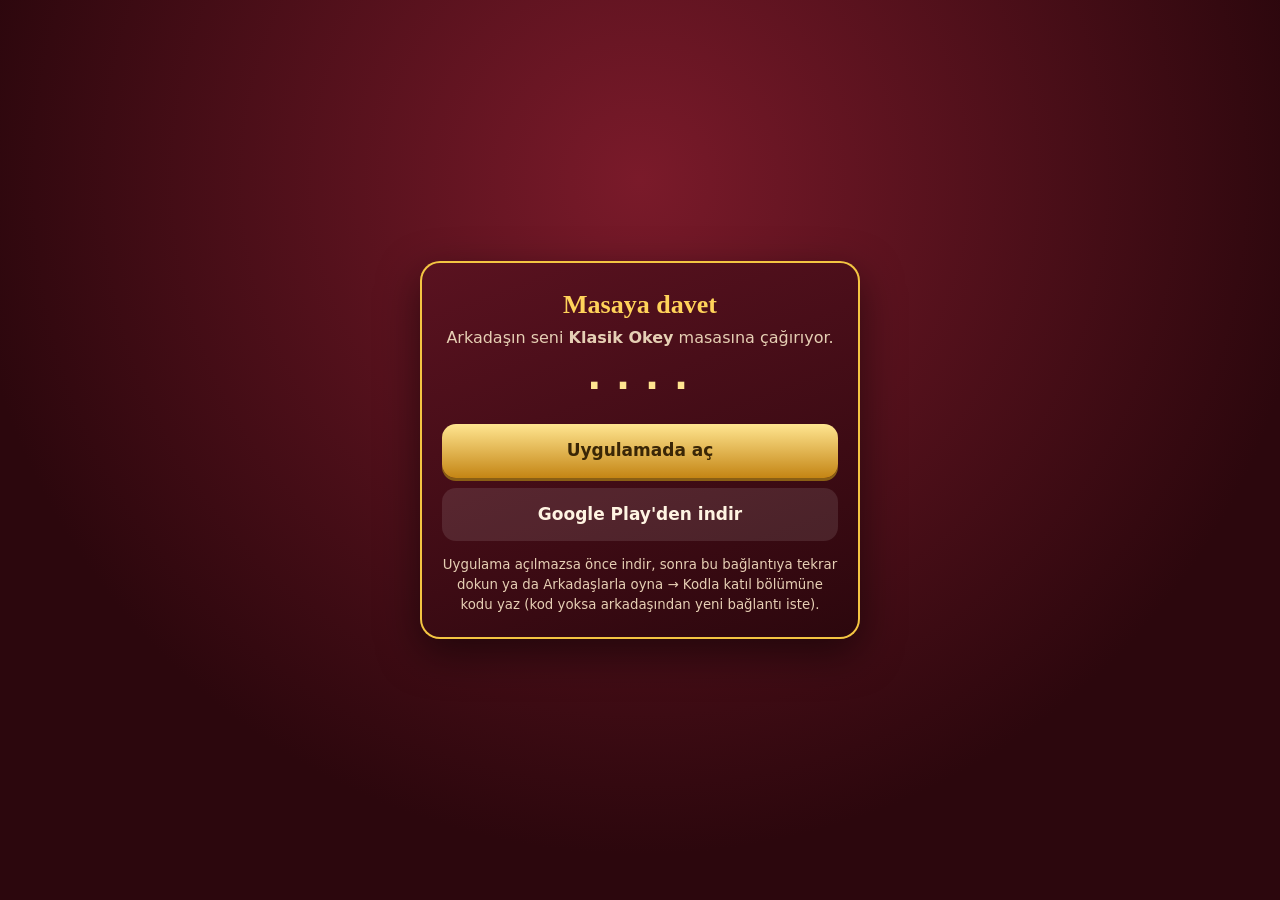
<file: m/index.html>
<!doctype html>
<html lang="tr">
<head>
<meta charset="utf-8">
<meta name="viewport" content="width=device-width, initial-scale=1">
<title>Masaya davet · Okey İstanbul</title>
<meta name="description" content="Arkadaşın seni Okey İstanbul'a çağırıyor: masaya davet ya da arkadaşlık isteği.">
<meta property="og:title" content="Okey İstanbul · Davet">
<meta property="og:description" content="Arkadaşın seni Okey İstanbul'a çağırıyor. Dokun, uygulama açılsın.">
<style>
  :root { --bg:#2c070d; --card:#5a1220; --ink:#fff4e2; --muted:#e6cfb4; --gold:#f4c542; }
  * { box-sizing:border-box; }
  body { margin:0; min-height:100vh; display:grid; place-items:center; background:radial-gradient(circle at 50% 20%,#7a1a2a,var(--bg) 70%); color:var(--ink); font:16px/1.5 system-ui,-apple-system,"Segoe UI",Roboto,sans-serif; }
  main { width:min(92vw,440px); padding:28px 22px 24px; border-radius:20px; background:linear-gradient(160deg,var(--card),#2c070d); box-shadow:inset 0 0 0 2px var(--gold),0 14px 40px rgba(0,0,0,.5); text-align:center; }
  h1 { margin:0 0 6px; font:800 26px/1.2 Georgia,serif; color:#ffd35a; }
  p { margin:0 0 16px; color:var(--muted); }
  .code { margin:6px 0 18px; font:800 40px/1 ui-monospace,Menlo,monospace; letter-spacing:.12em; color:#ffe590; }
  .btn { display:block; margin:10px 0; padding:14px; border-radius:14px; font-weight:800; font-size:17px; text-decoration:none; color:#3a2606; background:linear-gradient(#ffe590,#c48514); box-shadow:0 3px 0 #8a5f14; }
  .btn.s { color:var(--ink); background:rgba(255,255,255,.1); box-shadow:none; font-weight:700; }
  small { display:block; margin-top:14px; color:var(--muted); }
</style>
</head>
<body>
<main>
  <h1>Masaya davet</h1>
  <p id="who">Arkadaşın seni <b id="game">Okey</b> masasına çağırıyor.</p>
  <div class="code" id="code">····</div>
  <a class="btn" id="open" href="#">Uygulamada aç</a>
  <a class="btn s" id="and" href="https://play.google.com/store/apps/details?id=com.okeyistanbul.app">Google Play'den indir</a>
  <a class="btn s" id="ios" href="#" style="display:none">App Store'dan indir</a>
  <small id="tip">Uygulama açılmazsa önce indir, sonra bu bağlantıya tekrar dokun ya da Arkadaşlarla oyna → Kodla katıl bölümüne kodu yaz (kod yoksa arkadaşından yeni bağlantı iste).</small>
</main>
<script>
(function(){
  var IOS_URL = ''; // App Store bağlantısı yayına girince buraya yazılır
  var q = new URLSearchParams(location.search), c = (q.get('c') || '').replace(/\D/g, '').slice(0, 6), g = q.get('g') === '101' ? '101' : 'k', mid = q.get('m') || '';
  /* v150: arkadaşlık bağlantısı ?a=OI-XXXXXX — uygulama açılınca seni arkadaş olarak ekler */
  var fa = (q.get('a') || '').toUpperCase().replace(/[^A-Z0-9-]/g, '').slice(0, 10);
  if (/^OI-?[A-Z0-9]{5,6}$/.test(fa)) {
    document.title = 'Arkadaşlık daveti · Okey İstanbul';
    document.querySelector('h1').textContent = 'Arkadaşlık daveti';
    document.getElementById('who').textContent = 'Arkadaşın seni Okey İstanbul\'da arkadaş olarak eklemek istiyor. Arkadaş kodu:';
    var cf = document.getElementById('code'); cf.textContent = fa; cf.style.fontSize = '32px'; cf.style.letterSpacing = '.06em';
    document.getElementById('tip').textContent = 'Uygulama açılmazsa önce indir, sonra bu bağlantıya tekrar dokun ya da Arkadaşlar → Kodla arkadaş ekle bölümüne bu kodu yaz.';
  }
  var ce = document.getElementById('code'); if (/^OI-?[A-Z0-9]{5,6}$/.test(fa)) {} else if (c) ce.textContent = c; else if (mid) { ce.textContent = 'Masaya davet'; ce.style.fontSize = '24px'; ce.style.letterSpacing = '0'; } else ce.textContent = '····';
  var gm = document.getElementById('game'); if (gm) gm.textContent = g === '101' ? '101 Okey' : 'Klasik Okey';
  var qs = location.search.replace(/^\?/, ''), app = 'okeyistanbul://join?' + qs, ua = navigator.userAgent || '';
  var o = document.getElementById('open'); o.href = app;
  var isIOS = /iPhone|iPad|iPod/.test(ua), isAnd = /Android/.test(ua);
  if (isIOS) { document.getElementById('and').style.display = 'none'; if (IOS_URL) { var i = document.getElementById('ios'); i.href = IOS_URL; i.style.display = ''; } }
  if (isAnd) o.href = 'intent://join?' + qs + '#Intent;scheme=okeyistanbul;package=com.okeyistanbul.app;S.browser_fallback_url=' + encodeURIComponent('https://play.google.com/store/apps/details?id=com.okeyistanbul.app') + ';end';
  if ((c || mid || /^OI-?[A-Z0-9]{5,6}$/.test(fa)) && (isIOS || isAnd)) setTimeout(function () { location.href = o.href; }, 300);
})();
</script>
</body>
</html>
</file>
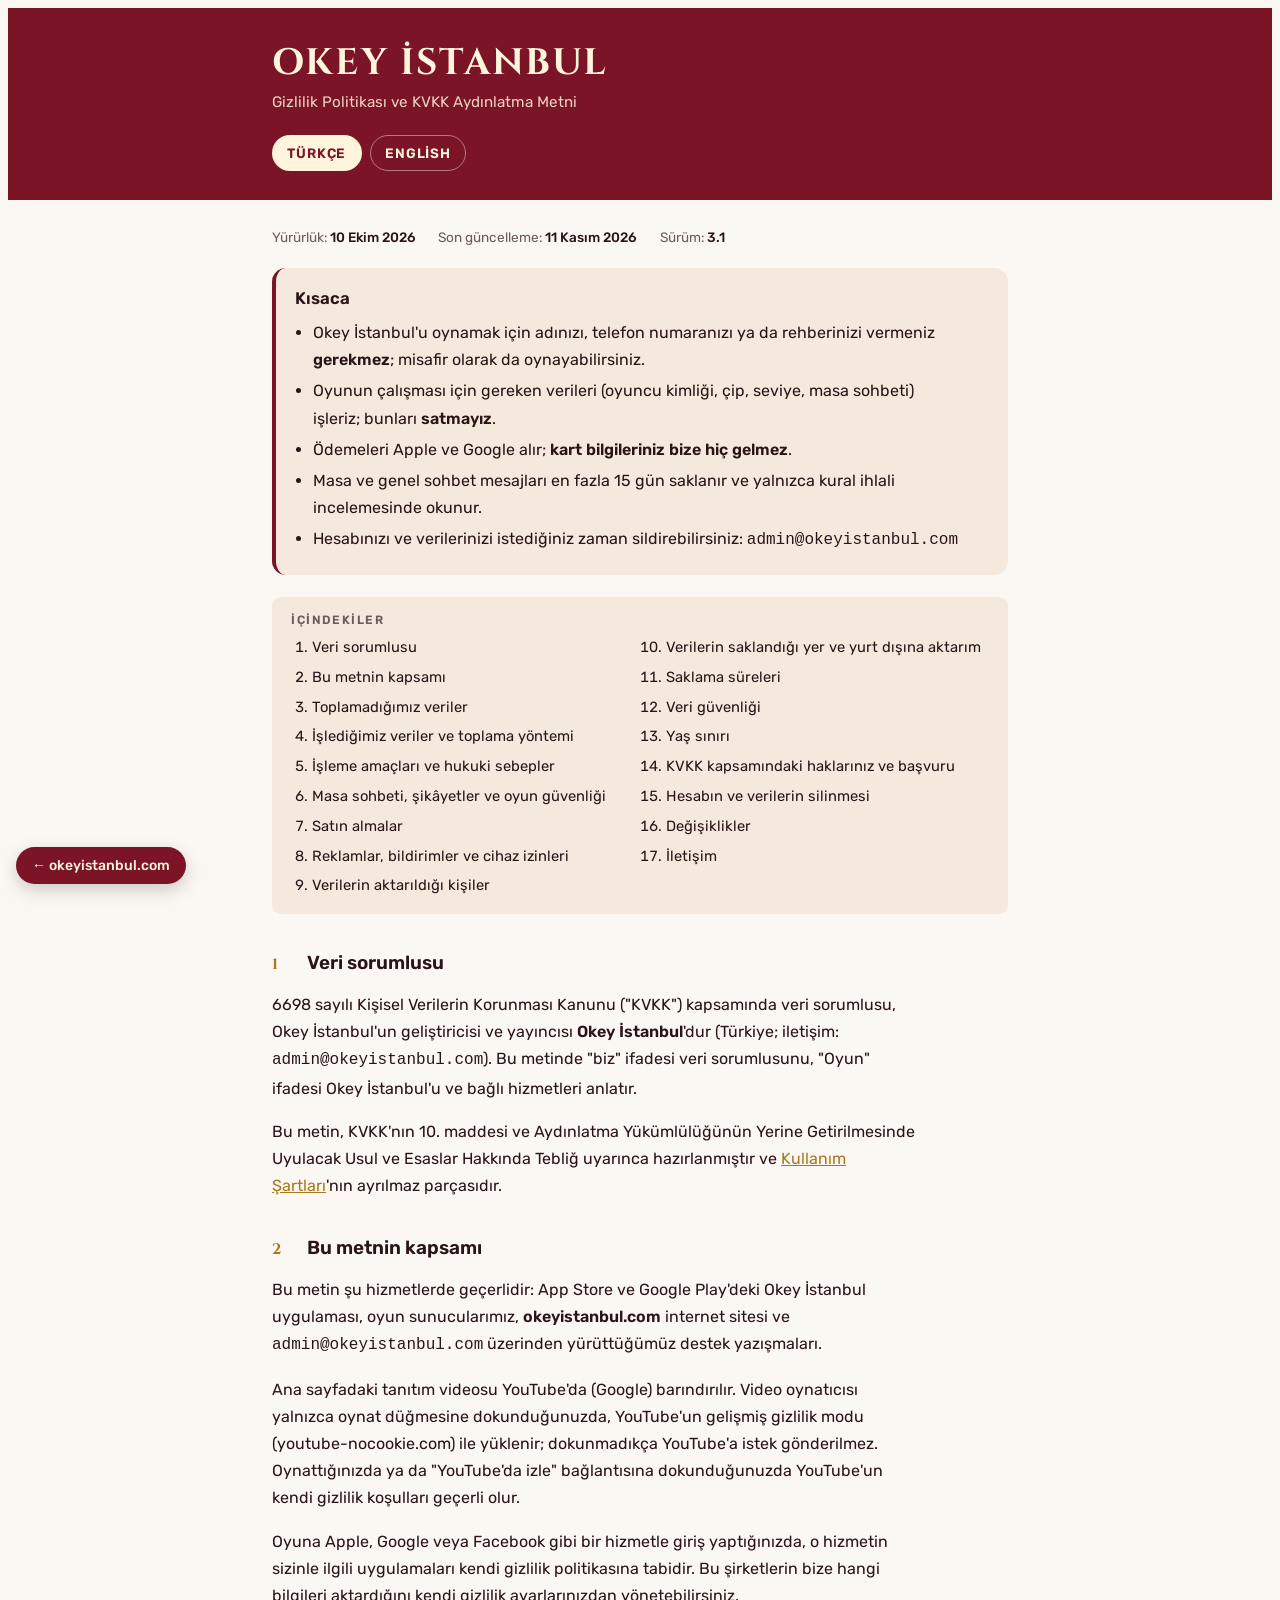
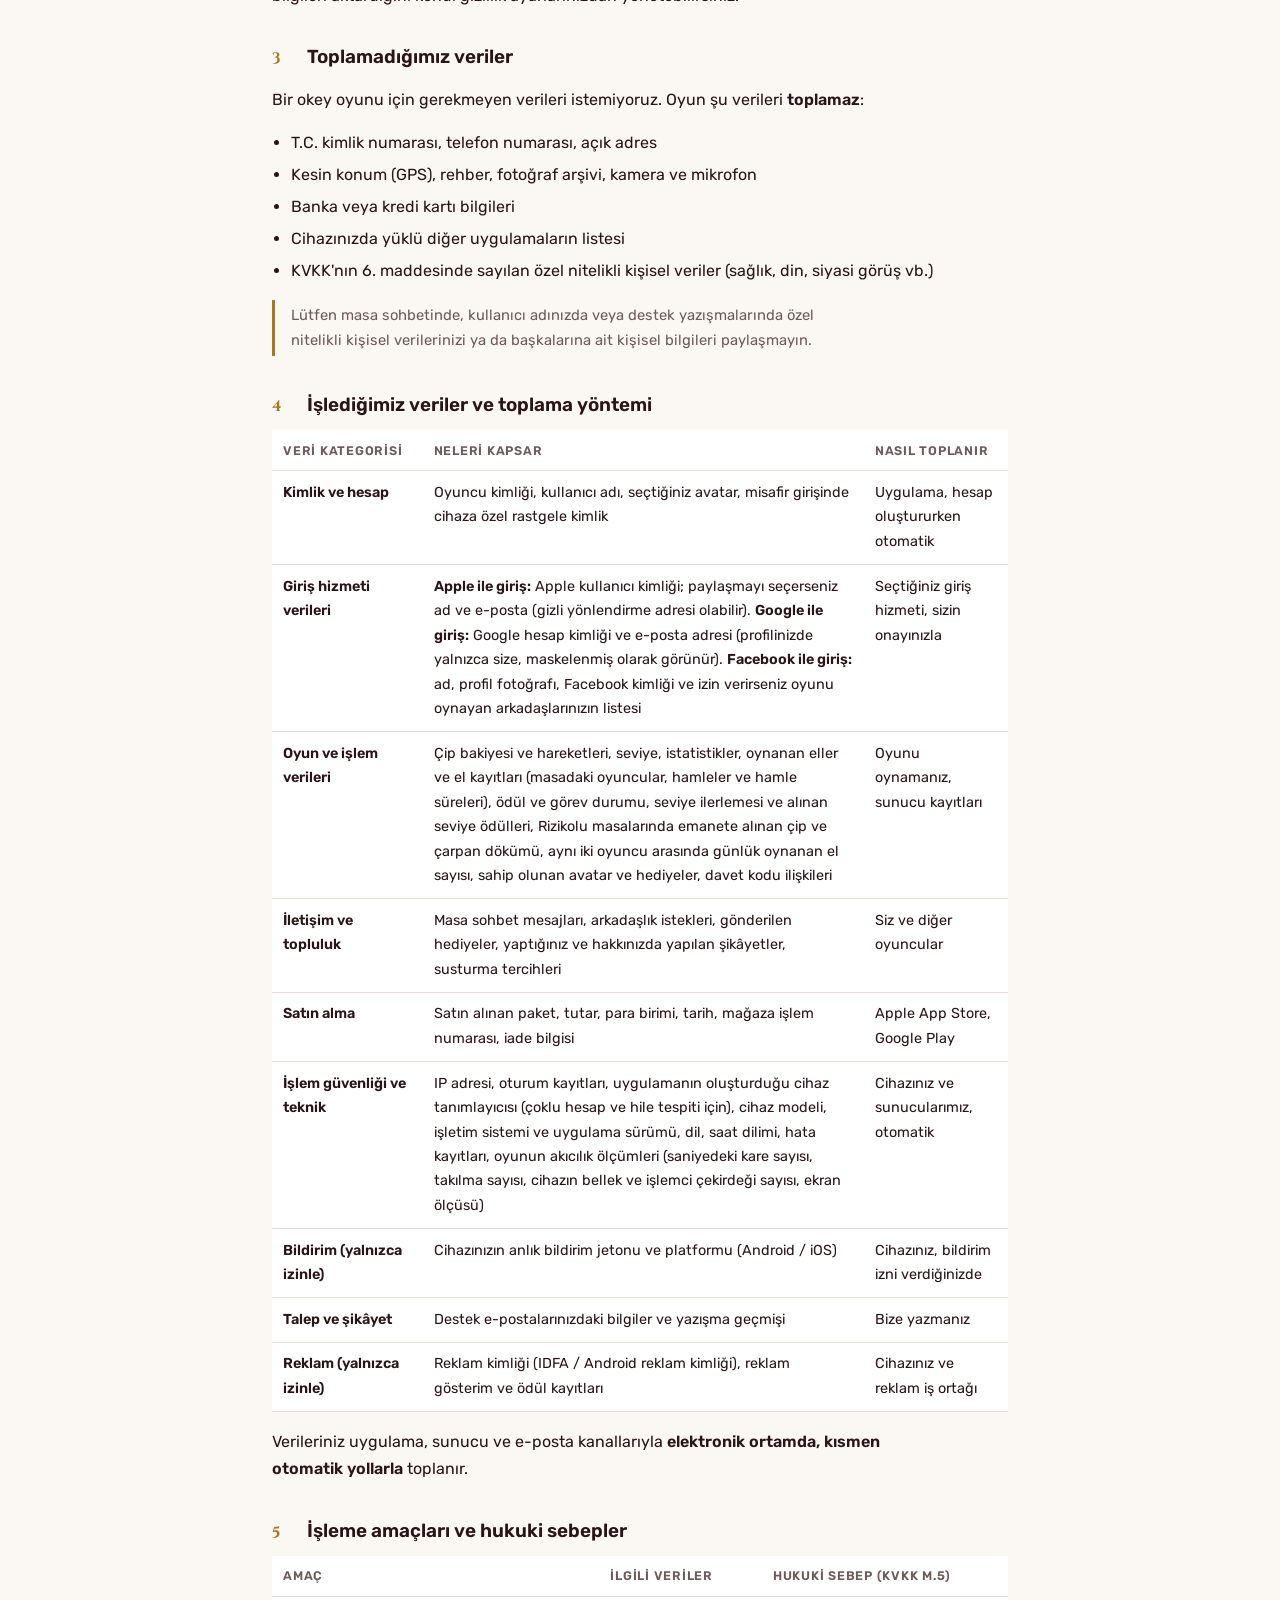
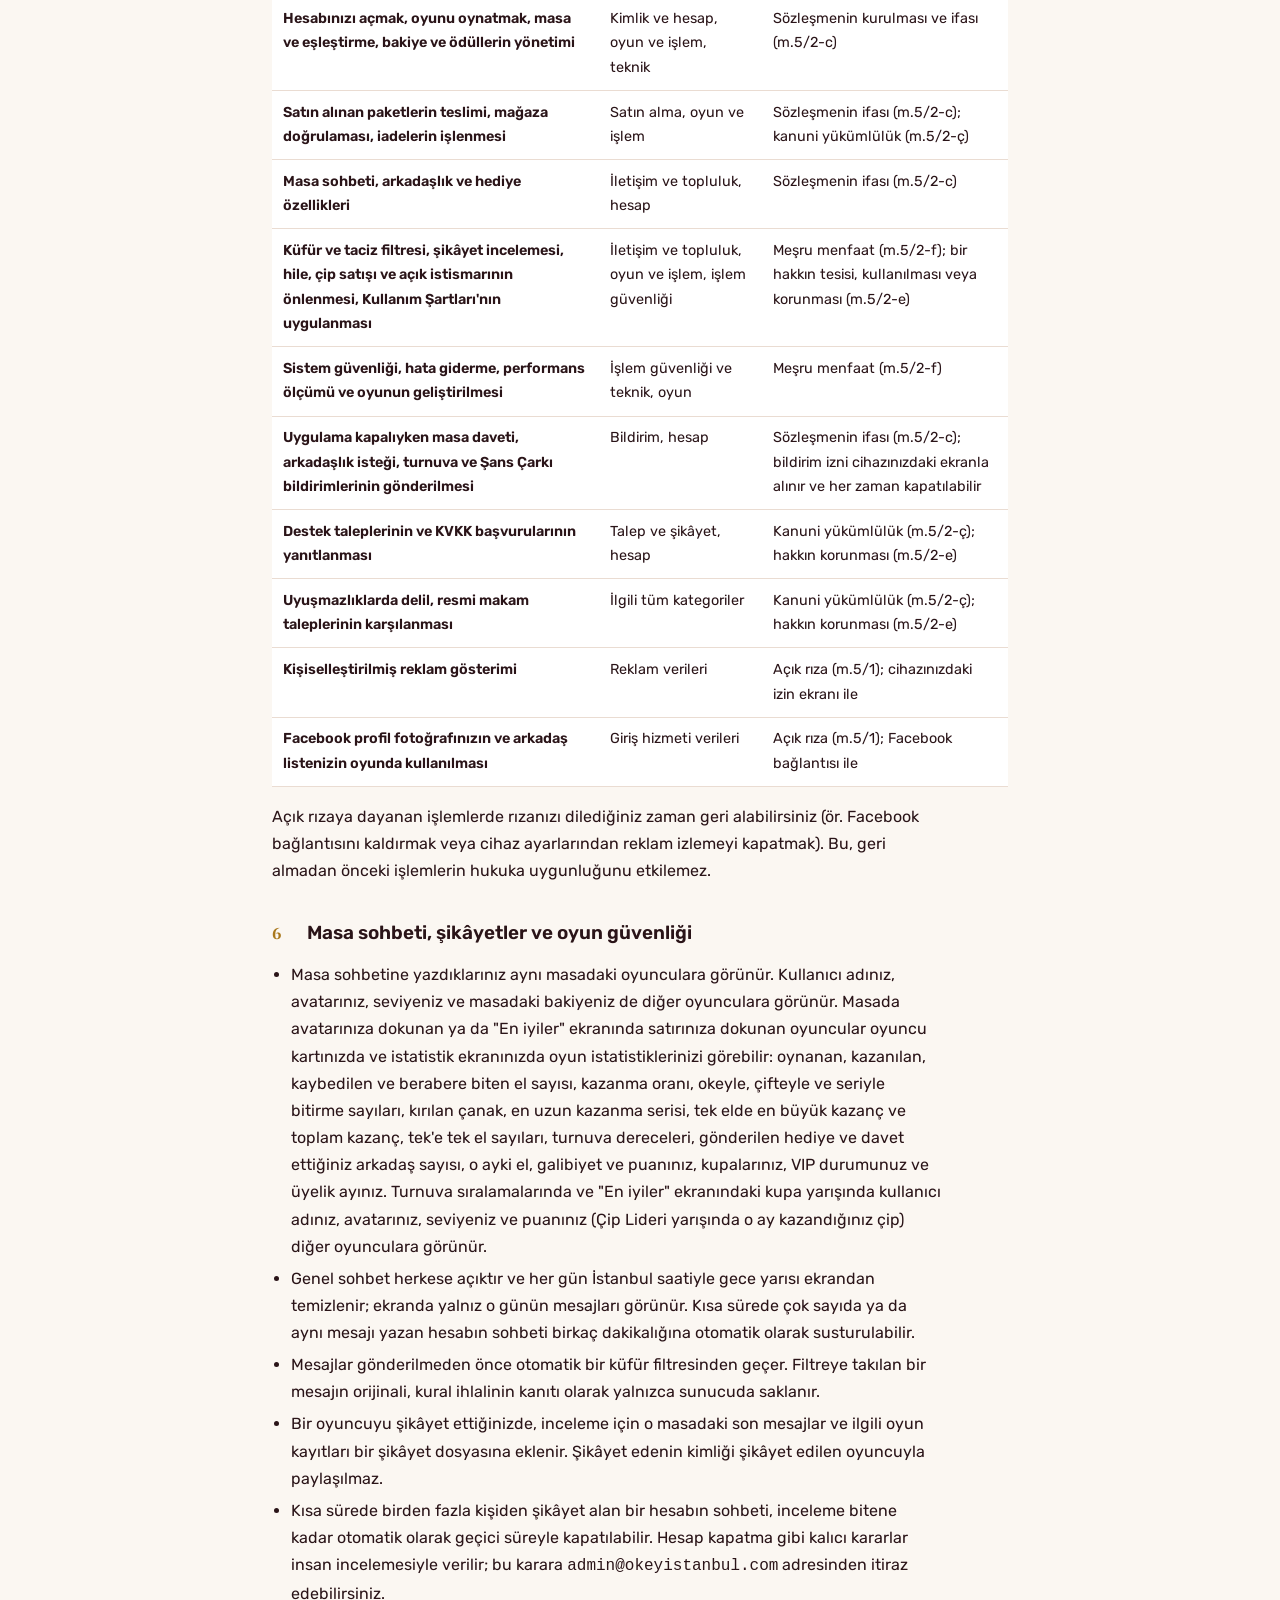
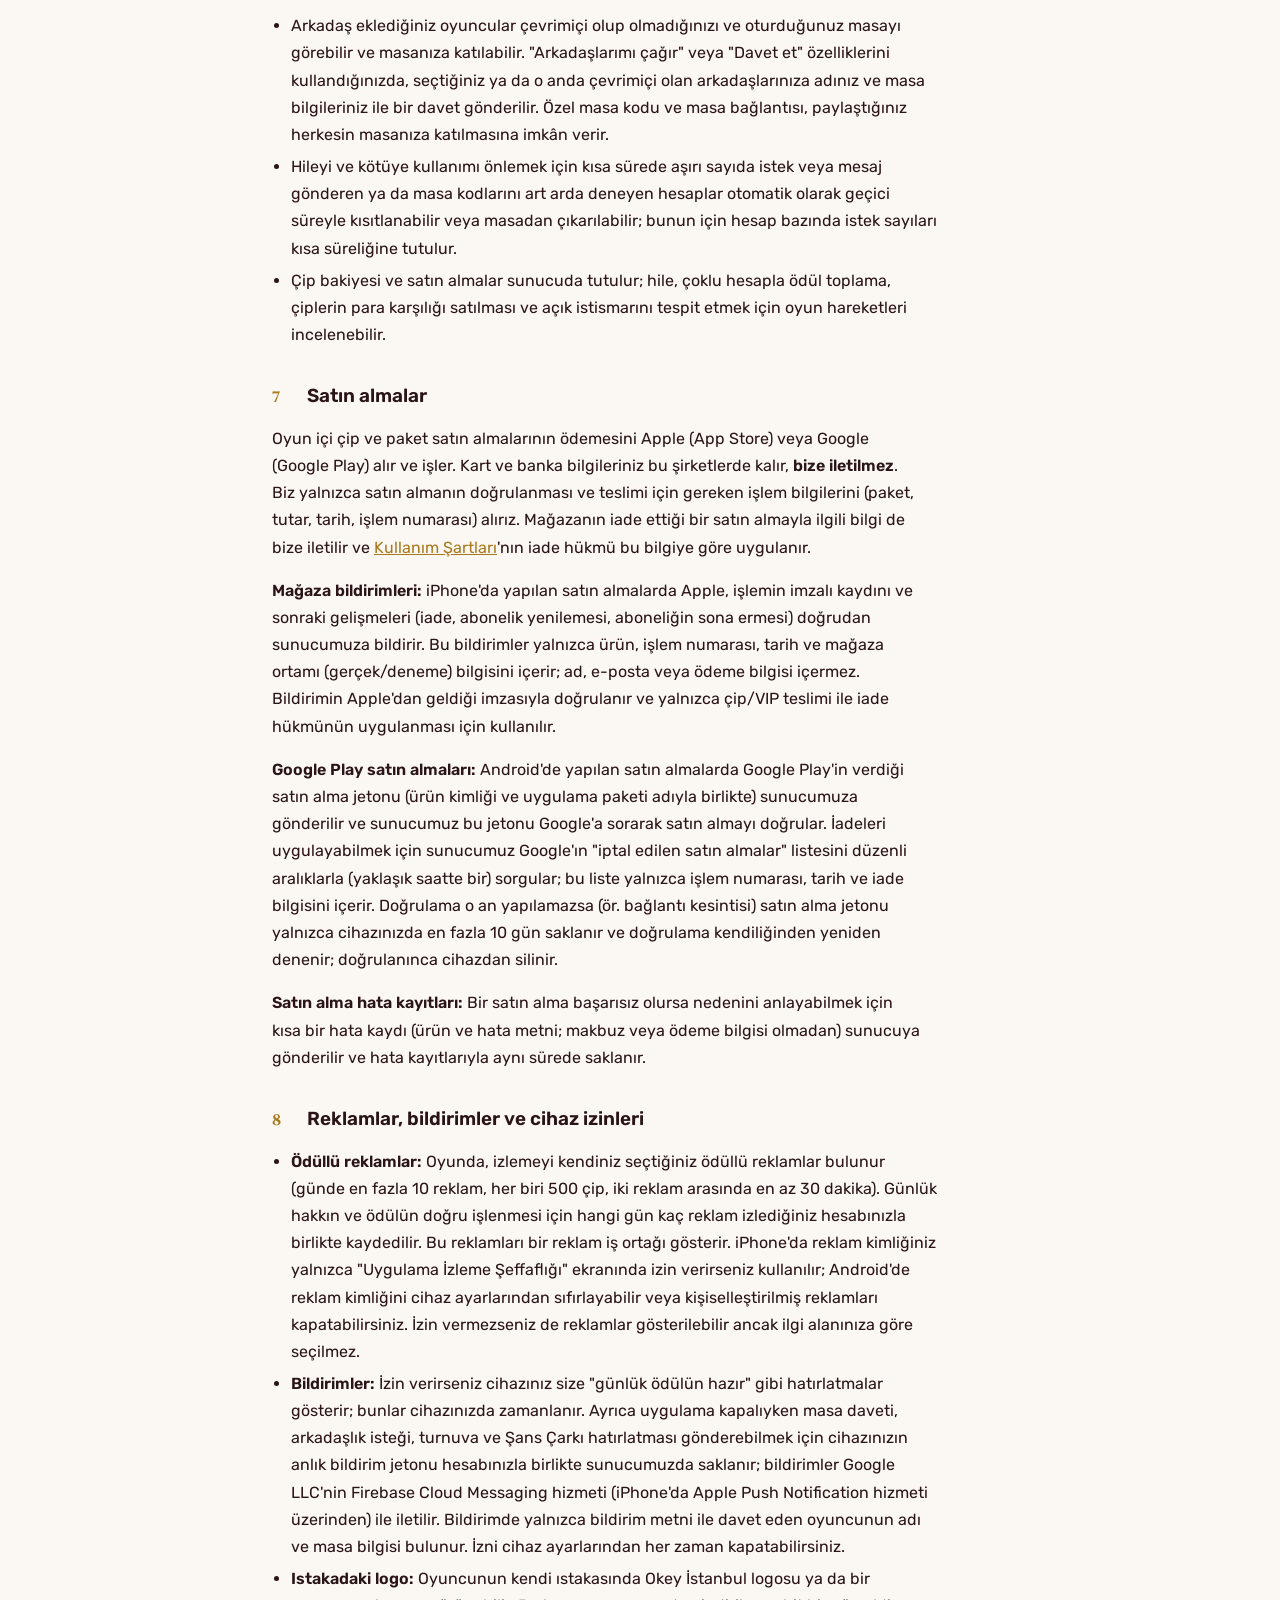
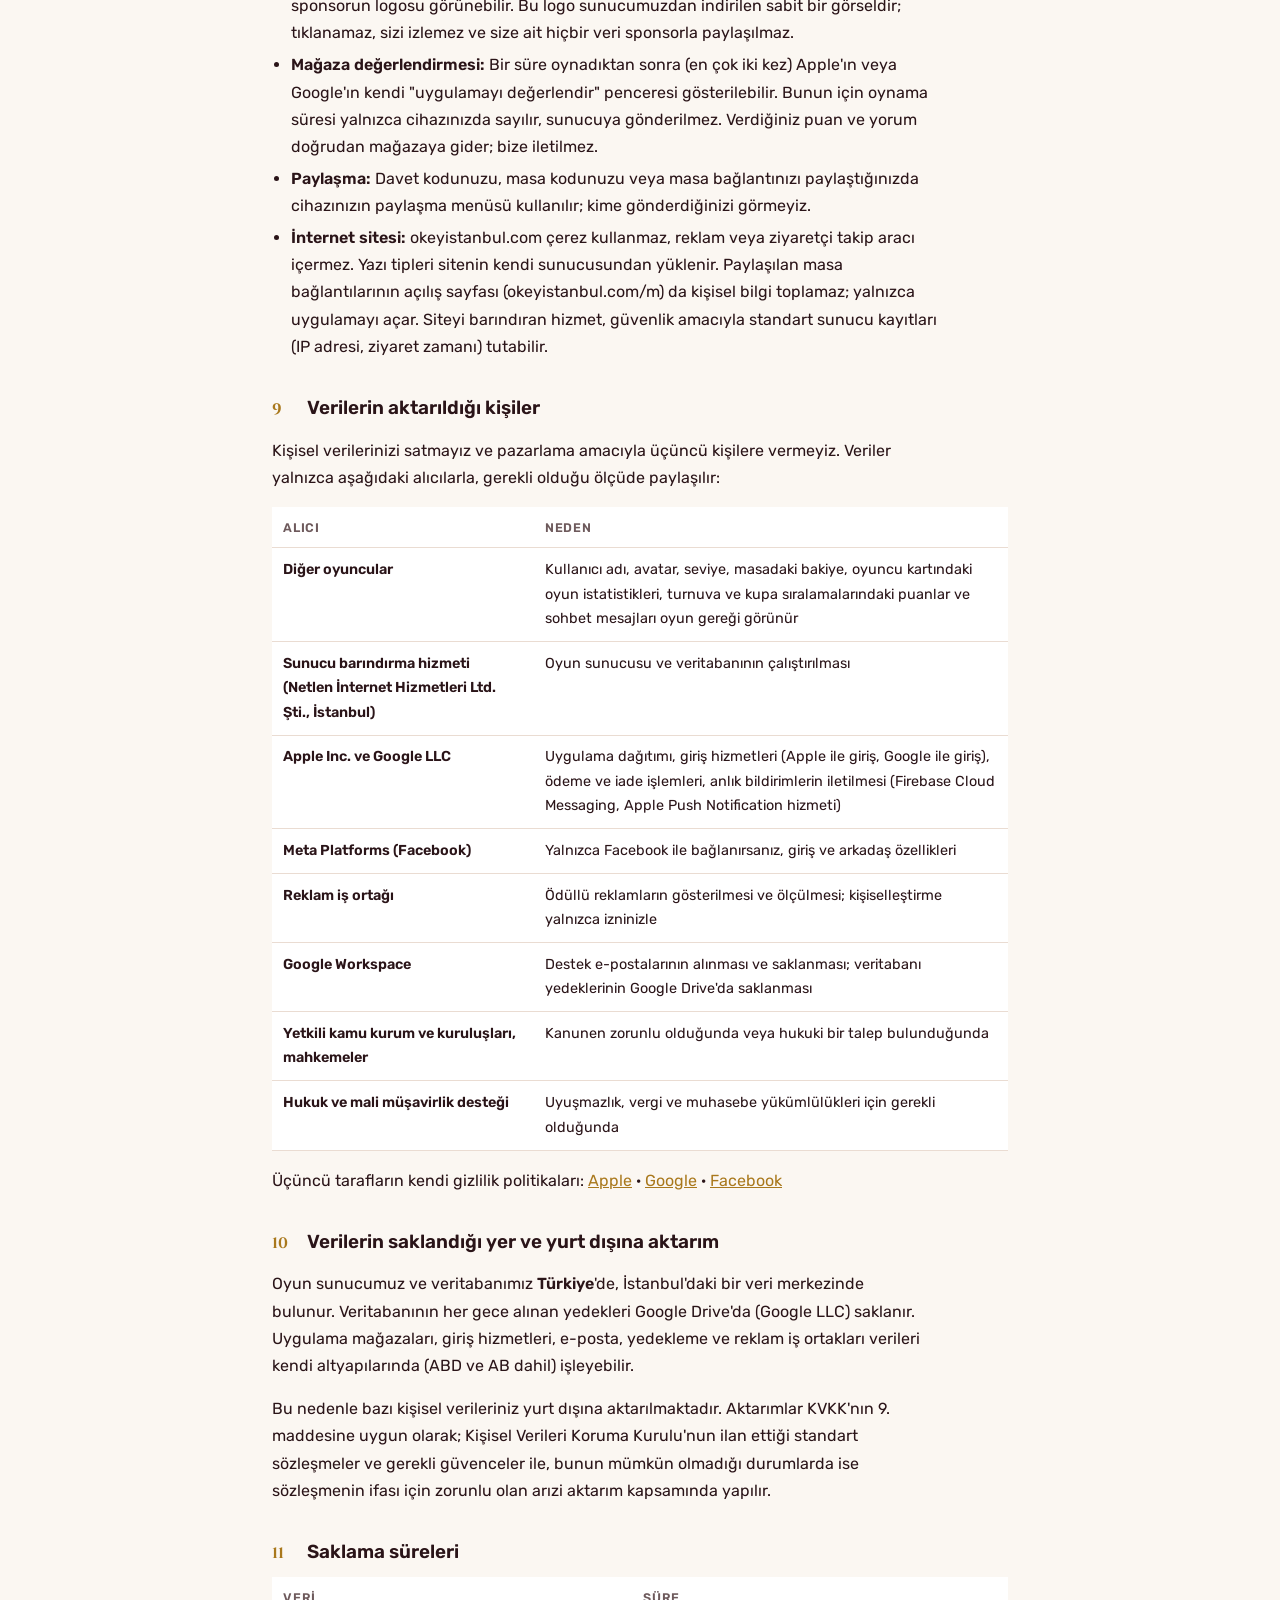
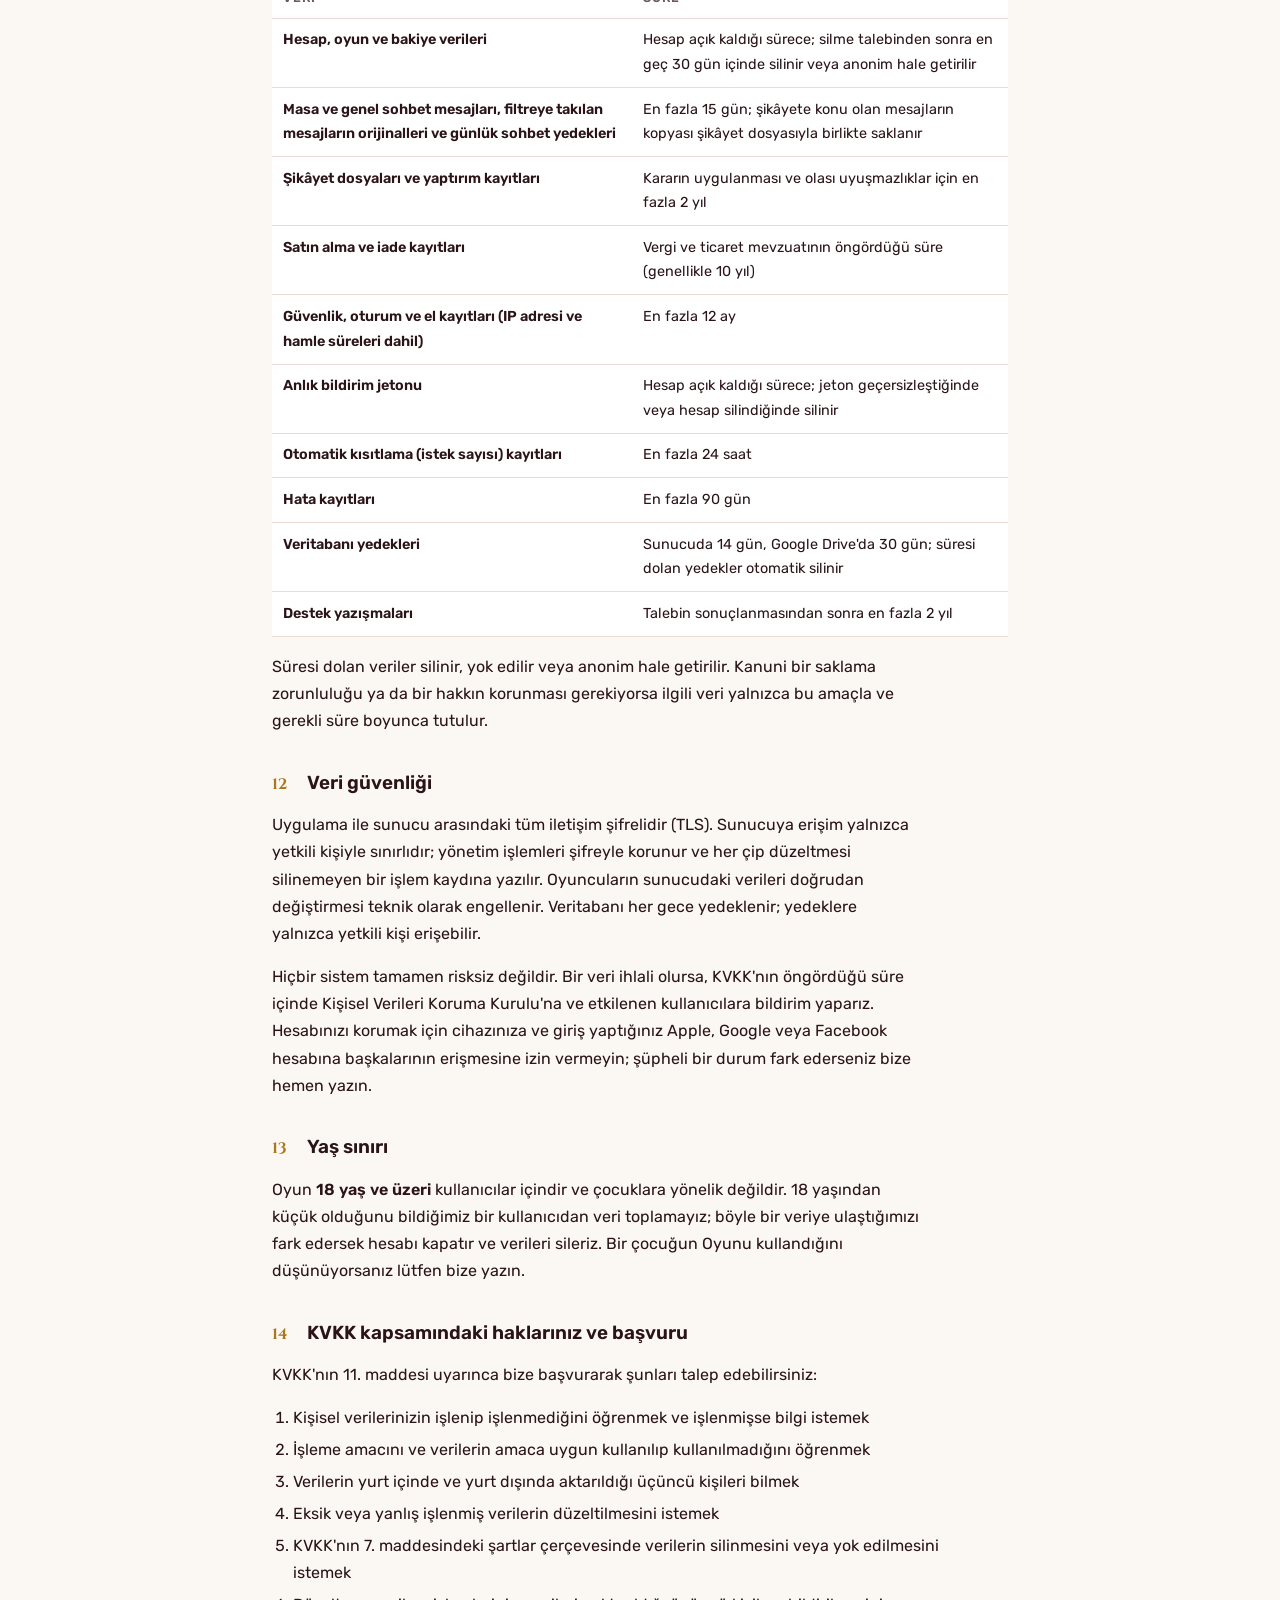
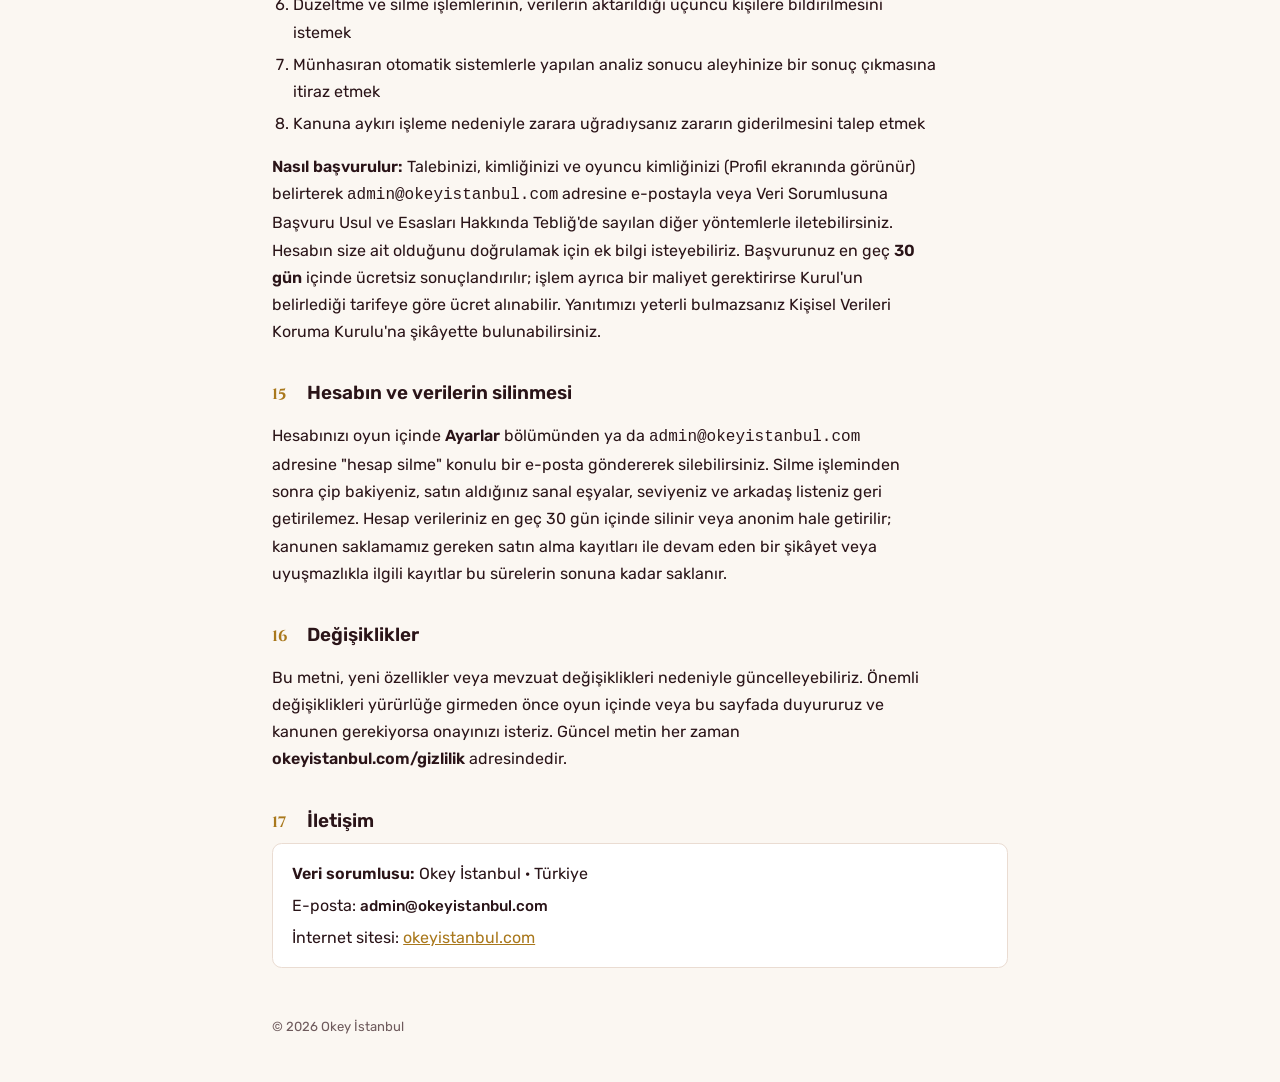
<file: gizlilik.html>
<!doctype html>
<html lang="tr">
<head>
<meta charset="utf-8">
<meta name="viewport" content="width=device-width,initial-scale=1">
<meta name="description" content="Okey İstanbul Gizlilik Politikası ve KVKK Aydınlatma Metni">
<link rel="icon" href="/favicon.png">
<link rel="apple-touch-icon" href="/apple-touch-icon.png">
<link rel="canonical" href="https://okeyistanbul.com/gizlilik">
<title>Gizlilik Politikası · Okey İstanbul</title>
<link rel="stylesheet" href="/fonts.css">
<style>
/* Düzen: tek okuma sütunu, üstte marka şeridi + dil seçici, içindekiler, numaralı yasal maddeler */
:root{
  --bg:#fbf7f2; --paper:#ffffff; --fg:#2a1418; --muted:#6e5a5c; --line:#eadcd2;
  --brand:#7a1426; --brand-ink:#fff4dc; --gold:#a9781c; --chip:#f4e9dc;
  --display:'Cinzel',Georgia,'Times New Roman',serif;
  --body:'Rubik',system-ui,-apple-system,'Segoe UI',sans-serif;
}
@media (prefers-color-scheme: dark){:root:not([data-theme="light"]){
  --bg:#170a0d; --paper:#21100f; --fg:#f3e6d8; --muted:#b9a39a; --line:#3a2223;
  --brand:#5a0e1c; --brand-ink:#f7dfa3; --gold:#e2b862; --chip:#2c1717; color-scheme:dark}}
:root[data-theme="dark"]{
  --bg:#170a0d; --paper:#21100f; --fg:#f3e6d8; --muted:#b9a39a; --line:#3a2223;
  --brand:#5a0e1c; --brand-ink:#f7dfa3; --gold:#e2b862; --chip:#2c1717; color-scheme:dark}
*{box-sizing:border-box}
body{background:var(--bg);color:var(--fg);font:400 1rem/1.7 var(--body);padding-inline:16px;padding-block:0 3rem}
.band{background:var(--brand);color:var(--brand-ink);margin-inline:-16px;padding:2.2rem 16px 1.8rem}
.band .in,.wrap{max-width:46rem;margin-inline:auto}
.brand{font:700 clamp(1.6rem,5vw,2.3rem)/1.1 var(--display);letter-spacing:.06em;margin:0}
.band p{margin:.4rem 0 0;opacity:.85;font-size:.95rem}
.langs{display:flex;gap:.5rem;margin-top:1.2rem;flex-wrap:wrap}
.langs a{color:var(--brand-ink);text-decoration:none;font-weight:600;font-size:.85rem;letter-spacing:.06em;text-transform:uppercase;padding:.35rem .9rem;border:1px solid color-mix(in srgb,var(--brand-ink) 45%,transparent);border-radius:99px}
.langs a[aria-current="true"]{background:var(--brand-ink);color:var(--brand)}
.langs a:focus-visible,a:focus-visible{outline:2px solid var(--gold);outline-offset:2px}
.meta{display:flex;flex-wrap:wrap;gap:.5rem 1.4rem;margin:1.6rem 0 .5rem;font-size:.85rem;color:var(--muted)}
.meta b{color:var(--fg);font-weight:500}
nav.toc{background:var(--chip);border-radius:.6rem;padding:1rem 1.2rem;margin:1.2rem 0 2rem}
nav.toc h2{font:600 .75rem var(--body);letter-spacing:.12em;text-transform:uppercase;color:var(--muted);margin:0 0 .5rem}
nav.toc ol{margin:0;padding-left:1.3rem;columns:2 16rem;column-gap:2rem;font-size:.92rem}
nav.toc a{color:var(--fg);text-decoration:none}
nav.toc a:hover{color:var(--gold)}
section{scroll-margin-top:1rem}
h2.sec{font:600 1.18rem/1.35 var(--body);margin:2.2rem 0 .6rem;text-wrap:balance;display:flex;gap:.6rem;align-items:baseline}
h2.sec span{font:700 .95rem var(--display);color:var(--gold);min-width:1.6rem}
p,li{max-width:65ch}
ul{padding-left:1.2rem}
li+li{margin-top:.3rem}
.tbl{overflow-x:auto;margin:.8rem 0}
table{border-collapse:collapse;width:100%;min-width:34rem;font-size:.9rem;background:var(--paper)}
th,td{text-align:left;vertical-align:top;padding:.6rem .7rem;border-bottom:1px solid var(--line)}
th{font-weight:600;font-size:.78rem;letter-spacing:.06em;text-transform:uppercase;color:var(--muted)}
.note{border-left:3px solid var(--gold);padding:.2rem 0 .2rem 1rem;color:var(--muted);font-size:.92rem}
.contact{background:var(--paper);border:1px solid var(--line);border-radius:.6rem;padding:1rem 1.2rem}
.contact code{font:500 .95rem var(--body);user-select:all;color:var(--fg)}
footer{margin-top:3rem;font-size:.82rem;color:var(--muted)}
a{color:var(--gold)}
[lang] [hidden]{display:none!important}
</style>
<style>
.summary{margin:1.2rem 0 1.4rem;padding:1rem 1.2rem;border-radius:14px;background:var(--chip);border-left:4px solid var(--brand)}
.summary h2{margin:0 0 .4rem;font-size:1.05rem}
.summary ul{margin:0;padding-left:1.1rem}.summary li{margin:.25rem 0}
ol.rights{padding-left:1.3rem}ol.rights li{margin:.3rem 0}
.tbl td:first-child{font-weight:600;white-space:normal;min-width:9rem}
</style>
</head>
<body>
<header class="band">
  <div class="in">
    <h1 class="brand"><a href="/" style="color:inherit;text-decoration:none">OKEY İSTANBUL</a></h1>
    <p id="sub">Gizlilik Politikası ve KVKK Aydınlatma Metni</p>
    <div class="langs" role="tablist" aria-label="Dil / Language">
      <a href="#tr" id="lk-tr" aria-current="true">Türkçe</a>
      <a href="#en" id="lk-en" aria-current="false">English</a>
    </div>
  </div>
</header>

<!-- ======================= TÜRKÇE ======================= -->
<main class="wrap" id="tr" lang="tr">
  <div class="meta"><span>Yürürlük: <b>10 Ekim 2026</b></span><span>Son güncelleme: <b>11 Kasım 2026</b></span><span>Sürüm: <b>3.1</b></span></div>

  <div class="summary">
    <h2>Kısaca</h2>
    <ul>
      <li>Okey İstanbul'u oynamak için adınızı, telefon numaranızı ya da rehberinizi vermeniz <b>gerekmez</b>; misafir olarak da oynayabilirsiniz.</li>
      <li>Oyunun çalışması için gereken verileri (oyuncu kimliği, çip, seviye, masa sohbeti) işleriz; bunları <b>satmayız</b>.</li>
      <li>Ödemeleri Apple ve Google alır; <b>kart bilgileriniz bize hiç gelmez</b>.</li>
      <li>Masa ve genel sohbet mesajları en fazla 15 gün saklanır ve yalnızca kural ihlali incelemesinde okunur.</li>
      <li>Hesabınızı ve verilerinizi istediğiniz zaman sildirebilirsiniz: <code>admin@okeyistanbul.com</code></li>
    </ul>
  </div>

  <nav class="toc" aria-label="İçindekiler"><h2>İçindekiler</h2><ol>
    <li><a href="#tr-1">Veri sorumlusu</a></li>
    <li><a href="#tr-2">Bu metnin kapsamı</a></li>
    <li><a href="#tr-3">Toplamadığımız veriler</a></li>
    <li><a href="#tr-4">İşlediğimiz veriler ve toplama yöntemi</a></li>
    <li><a href="#tr-5">İşleme amaçları ve hukuki sebepler</a></li>
    <li><a href="#tr-6">Masa sohbeti, şikâyetler ve oyun güvenliği</a></li>
    <li><a href="#tr-7">Satın almalar</a></li>
    <li><a href="#tr-8">Reklamlar, bildirimler ve cihaz izinleri</a></li>
    <li><a href="#tr-9">Verilerin aktarıldığı kişiler</a></li>
    <li><a href="#tr-10">Verilerin saklandığı yer ve yurt dışına aktarım</a></li>
    <li><a href="#tr-11">Saklama süreleri</a></li>
    <li><a href="#tr-12">Veri güvenliği</a></li>
    <li><a href="#tr-13">Yaş sınırı</a></li>
    <li><a href="#tr-14">KVKK kapsamındaki haklarınız ve başvuru</a></li>
    <li><a href="#tr-15">Hesabın ve verilerin silinmesi</a></li>
    <li><a href="#tr-16">Değişiklikler</a></li>
    <li><a href="#tr-17">İletişim</a></li>
  </ol></nav>

  <section id="tr-1"><h2 class="sec"><span>1</span>Veri sorumlusu</h2>
    <p>6698 sayılı Kişisel Verilerin Korunması Kanunu ("KVKK") kapsamında veri sorumlusu, Okey İstanbul'un geliştiricisi ve yayıncısı <b>Okey İstanbul</b>'dur (Türkiye; iletişim: <code>admin@okeyistanbul.com</code>). Bu metinde "biz" ifadesi veri sorumlusunu, "Oyun" ifadesi Okey İstanbul'u ve bağlı hizmetleri anlatır.</p>
    <p>Bu metin, KVKK'nın 10. maddesi ve Aydınlatma Yükümlülüğünün Yerine Getirilmesinde Uyulacak Usul ve Esaslar Hakkında Tebliğ uyarınca hazırlanmıştır ve <a href="/sartlar">Kullanım Şartları</a>'nın ayrılmaz parçasıdır.</p>
  </section>

  <section id="tr-2"><h2 class="sec"><span>2</span>Bu metnin kapsamı</h2>
    <p>Bu metin şu hizmetlerde geçerlidir: App Store ve Google Play'deki Okey İstanbul uygulaması, oyun sunucularımız, <b>okeyistanbul.com</b> internet sitesi ve <code>admin@okeyistanbul.com</code> üzerinden yürüttüğümüz destek yazışmaları.</p>
    <p>Ana sayfadaki tanıtım videosu YouTube'da (Google) barındırılır. Video oynatıcısı yalnızca oynat düğmesine dokunduğunuzda, YouTube'un gelişmiş gizlilik modu (youtube-nocookie.com) ile yüklenir; dokunmadıkça YouTube'a istek gönderilmez. Oynattığınızda ya da "YouTube'da izle" bağlantısına dokunduğunuzda YouTube'un kendi gizlilik koşulları geçerli olur.</p>
    <p>Oyuna Apple, Google veya Facebook gibi bir hizmetle giriş yaptığınızda, o hizmetin sizinle ilgili uygulamaları kendi gizlilik politikasına tabidir. Bu şirketlerin bize hangi bilgileri aktardığını kendi gizlilik ayarlarınızdan yönetebilirsiniz.</p>
  </section>

  <section id="tr-3"><h2 class="sec"><span>3</span>Toplamadığımız veriler</h2>
    <p>Bir okey oyunu için gerekmeyen verileri istemiyoruz. Oyun şu verileri <b>toplamaz</b>:</p>
    <ul>
      <li>T.C. kimlik numarası, telefon numarası, açık adres</li>
      <li>Kesin konum (GPS), rehber, fotoğraf arşivi, kamera ve mikrofon</li>
      <li>Banka veya kredi kartı bilgileri</li>
      <li>Cihazınızda yüklü diğer uygulamaların listesi</li>
      <li>KVKK'nın 6. maddesinde sayılan özel nitelikli kişisel veriler (sağlık, din, siyasi görüş vb.)</li>
    </ul>
    <p class="note">Lütfen masa sohbetinde, kullanıcı adınızda veya destek yazışmalarında özel nitelikli kişisel verilerinizi ya da başkalarına ait kişisel bilgileri paylaşmayın.</p>
  </section>

  <section id="tr-4"><h2 class="sec"><span>4</span>İşlediğimiz veriler ve toplama yöntemi</h2>
    <div class="tbl"><table>
      <thead><tr><th>Veri kategorisi</th><th>Neleri kapsar</th><th>Nasıl toplanır</th></tr></thead>
      <tbody>
        <tr><td>Kimlik ve hesap</td><td>Oyuncu kimliği, kullanıcı adı, seçtiğiniz avatar, misafir girişinde cihaza özel rastgele kimlik</td><td>Uygulama, hesap oluştururken otomatik</td></tr>
        <tr><td>Giriş hizmeti verileri</td><td><b>Apple ile giriş:</b> Apple kullanıcı kimliği; paylaşmayı seçerseniz ad ve e-posta (gizli yönlendirme adresi olabilir). <b>Google ile giriş:</b> Google hesap kimliği ve e-posta adresi (profilinizde yalnızca size, maskelenmiş olarak görünür). <b>Facebook ile giriş:</b> ad, profil fotoğrafı, Facebook kimliği ve izin verirseniz oyunu oynayan arkadaşlarınızın listesi</td><td>Seçtiğiniz giriş hizmeti, sizin onayınızla</td></tr>
        <tr><td>Oyun ve işlem verileri</td><td>Çip bakiyesi ve hareketleri, seviye, istatistikler, oynanan eller ve el kayıtları (masadaki oyuncular, hamleler ve hamle süreleri), ödül ve görev durumu, seviye ilerlemesi ve alınan seviye ödülleri, Rizikolu masalarında emanete alınan çip ve çarpan dökümü, aynı iki oyuncu arasında günlük oynanan el sayısı, sahip olunan avatar ve hediyeler, davet kodu ilişkileri</td><td>Oyunu oynamanız, sunucu kayıtları</td></tr>
        <tr><td>İletişim ve topluluk</td><td>Masa sohbet mesajları, arkadaşlık istekleri, gönderilen hediyeler, yaptığınız ve hakkınızda yapılan şikâyetler, susturma tercihleri</td><td>Siz ve diğer oyuncular</td></tr>
        <tr><td>Satın alma</td><td>Satın alınan paket, tutar, para birimi, tarih, mağaza işlem numarası, iade bilgisi</td><td>Apple App Store, Google Play</td></tr>
        <tr><td>İşlem güvenliği ve teknik</td><td>IP adresi, oturum kayıtları, uygulamanın oluşturduğu cihaz tanımlayıcısı (çoklu hesap ve hile tespiti için), cihaz modeli, işletim sistemi ve uygulama sürümü, dil, saat dilimi, hata kayıtları, oyunun akıcılık ölçümleri (saniyedeki kare sayısı, takılma sayısı, cihazın bellek ve işlemci çekirdeği sayısı, ekran ölçüsü)</td><td>Cihazınız ve sunucularımız, otomatik</td></tr>
        <tr><td>Bildirim (yalnızca izinle)</td><td>Cihazınızın anlık bildirim jetonu ve platformu (Android / iOS)</td><td>Cihazınız, bildirim izni verdiğinizde</td></tr>
        <tr><td>Talep ve şikâyet</td><td>Destek e-postalarınızdaki bilgiler ve yazışma geçmişi</td><td>Bize yazmanız</td></tr>
        <tr><td>Reklam (yalnızca izinle)</td><td>Reklam kimliği (IDFA / Android reklam kimliği), reklam gösterim ve ödül kayıtları</td><td>Cihazınız ve reklam iş ortağı</td></tr>
      </tbody></table></div>
    <p>Verileriniz uygulama, sunucu ve e-posta kanallarıyla <b>elektronik ortamda, kısmen otomatik yollarla</b> toplanır.</p>
  </section>

  <section id="tr-5"><h2 class="sec"><span>5</span>İşleme amaçları ve hukuki sebepler</h2>
    <div class="tbl"><table>
      <thead><tr><th>Amaç</th><th>İlgili veriler</th><th>Hukuki sebep (KVKK m.5)</th></tr></thead>
      <tbody>
        <tr><td>Hesabınızı açmak, oyunu oynatmak, masa ve eşleştirme, bakiye ve ödüllerin yönetimi</td><td>Kimlik ve hesap, oyun ve işlem, teknik</td><td>Sözleşmenin kurulması ve ifası (m.5/2-c)</td></tr>
        <tr><td>Satın alınan paketlerin teslimi, mağaza doğrulaması, iadelerin işlenmesi</td><td>Satın alma, oyun ve işlem</td><td>Sözleşmenin ifası (m.5/2-c); kanuni yükümlülük (m.5/2-ç)</td></tr>
        <tr><td>Masa sohbeti, arkadaşlık ve hediye özellikleri</td><td>İletişim ve topluluk, hesap</td><td>Sözleşmenin ifası (m.5/2-c)</td></tr>
        <tr><td>Küfür ve taciz filtresi, şikâyet incelemesi, hile, çip satışı ve açık istismarının önlenmesi, Kullanım Şartları'nın uygulanması</td><td>İletişim ve topluluk, oyun ve işlem, işlem güvenliği</td><td>Meşru menfaat (m.5/2-f); bir hakkın tesisi, kullanılması veya korunması (m.5/2-e)</td></tr>
        <tr><td>Sistem güvenliği, hata giderme, performans ölçümü ve oyunun geliştirilmesi</td><td>İşlem güvenliği ve teknik, oyun</td><td>Meşru menfaat (m.5/2-f)</td></tr>
        <tr><td>Uygulama kapalıyken masa daveti, arkadaşlık isteği, turnuva ve Şans Çarkı bildirimlerinin gönderilmesi</td><td>Bildirim, hesap</td><td>Sözleşmenin ifası (m.5/2-c); bildirim izni cihazınızdaki ekranla alınır ve her zaman kapatılabilir</td></tr>
        <tr><td>Destek taleplerinin ve KVKK başvurularının yanıtlanması</td><td>Talep ve şikâyet, hesap</td><td>Kanuni yükümlülük (m.5/2-ç); hakkın korunması (m.5/2-e)</td></tr>
        <tr><td>Uyuşmazlıklarda delil, resmi makam taleplerinin karşılanması</td><td>İlgili tüm kategoriler</td><td>Kanuni yükümlülük (m.5/2-ç); hakkın korunması (m.5/2-e)</td></tr>
        <tr><td>Kişiselleştirilmiş reklam gösterimi</td><td>Reklam verileri</td><td>Açık rıza (m.5/1); cihazınızdaki izin ekranı ile</td></tr>
        <tr><td>Facebook profil fotoğrafınızın ve arkadaş listenizin oyunda kullanılması</td><td>Giriş hizmeti verileri</td><td>Açık rıza (m.5/1); Facebook bağlantısı ile</td></tr>
      </tbody></table></div>
    <p>Açık rızaya dayanan işlemlerde rızanızı dilediğiniz zaman geri alabilirsiniz (ör. Facebook bağlantısını kaldırmak veya cihaz ayarlarından reklam izlemeyi kapatmak). Bu, geri almadan önceki işlemlerin hukuka uygunluğunu etkilemez.</p>
  </section>

  <section id="tr-6"><h2 class="sec"><span>6</span>Masa sohbeti, şikâyetler ve oyun güvenliği</h2>
    <ul>
      <li>Masa sohbetine yazdıklarınız aynı masadaki oyunculara görünür. Kullanıcı adınız, avatarınız, seviyeniz ve masadaki bakiyeniz de diğer oyunculara görünür. Masada avatarınıza dokunan ya da "En iyiler" ekranında satırınıza dokunan oyuncular oyuncu kartınızda ve istatistik ekranınızda oyun istatistiklerinizi görebilir: oynanan, kazanılan, kaybedilen ve berabere biten el sayısı, kazanma oranı, okeyle, çifteyle ve seriyle bitirme sayıları, kırılan çanak, en uzun kazanma serisi, tek elde en büyük kazanç ve toplam kazanç, tek'e tek el sayıları, turnuva dereceleri, gönderilen hediye ve davet ettiğiniz arkadaş sayısı, o ayki el, galibiyet ve puanınız, kupalarınız, VIP durumunuz ve üyelik ayınız. Turnuva sıralamalarında ve "En iyiler" ekranındaki kupa yarışında kullanıcı adınız, avatarınız, seviyeniz ve puanınız (Çip Lideri yarışında o ay kazandığınız çip) diğer oyunculara görünür.</li>
      <li>Genel sohbet herkese açıktır ve her gün İstanbul saatiyle gece yarısı ekrandan temizlenir; ekranda yalnız o günün mesajları görünür. Kısa sürede çok sayıda ya da aynı mesajı yazan hesabın sohbeti birkaç dakikalığına otomatik olarak susturulabilir.</li>
      <li>Mesajlar gönderilmeden önce otomatik bir küfür filtresinden geçer. Filtreye takılan bir mesajın orijinali, kural ihlalinin kanıtı olarak yalnızca sunucuda saklanır.</li>
      <li>Bir oyuncuyu şikâyet ettiğinizde, inceleme için o masadaki son mesajlar ve ilgili oyun kayıtları bir şikâyet dosyasına eklenir. Şikâyet edenin kimliği şikâyet edilen oyuncuyla paylaşılmaz.</li>
      <li>Kısa sürede birden fazla kişiden şikâyet alan bir hesabın sohbeti, inceleme bitene kadar otomatik olarak geçici süreyle kapatılabilir. Hesap kapatma gibi kalıcı kararlar insan incelemesiyle verilir; bu karara <code>admin@okeyistanbul.com</code> adresinden itiraz edebilirsiniz.</li>
      <li>Arkadaş eklediğiniz oyuncular çevrimiçi olup olmadığınızı ve oturduğunuz masayı görebilir ve masanıza katılabilir. "Arkadaşlarımı çağır" veya "Davet et" özelliklerini kullandığınızda, seçtiğiniz ya da o anda çevrimiçi olan arkadaşlarınıza adınız ve masa bilgileriniz ile bir davet gönderilir. Özel masa kodu ve masa bağlantısı, paylaştığınız herkesin masanıza katılmasına imkân verir.</li>
      <li>Hileyi ve kötüye kullanımı önlemek için kısa sürede aşırı sayıda istek veya mesaj gönderen ya da masa kodlarını art arda deneyen hesaplar otomatik olarak geçici süreyle kısıtlanabilir veya masadan çıkarılabilir; bunun için hesap bazında istek sayıları kısa süreliğine tutulur.</li>
      <li>Çip bakiyesi ve satın almalar sunucuda tutulur; hile, çoklu hesapla ödül toplama, çiplerin para karşılığı satılması ve açık istismarını tespit etmek için oyun hareketleri incelenebilir.</li>
    </ul>
  </section>

  <section id="tr-7"><h2 class="sec"><span>7</span>Satın almalar</h2>
    <p>Oyun içi çip ve paket satın almalarının ödemesini Apple (App Store) veya Google (Google Play) alır ve işler. Kart ve banka bilgileriniz bu şirketlerde kalır, <b>bize iletilmez</b>. Biz yalnızca satın almanın doğrulanması ve teslimi için gereken işlem bilgilerini (paket, tutar, tarih, işlem numarası) alırız. Mağazanın iade ettiği bir satın almayla ilgili bilgi de bize iletilir ve <a href="/sartlar">Kullanım Şartları</a>'nın iade hükmü bu bilgiye göre uygulanır.</p>
    <p><b>Mağaza bildirimleri:</b> iPhone'da yapılan satın almalarda Apple, işlemin imzalı kaydını ve sonraki gelişmeleri (iade, abonelik yenilemesi, aboneliğin sona ermesi) doğrudan sunucumuza bildirir. Bu bildirimler yalnızca ürün, işlem numarası, tarih ve mağaza ortamı (gerçek/deneme) bilgisini içerir; ad, e-posta veya ödeme bilgisi içermez. Bildirimin Apple'dan geldiği imzasıyla doğrulanır ve yalnızca çip/VIP teslimi ile iade hükmünün uygulanması için kullanılır.</p>
    <p><b>Google Play satın almaları:</b> Android'de yapılan satın almalarda Google Play'in verdiği satın alma jetonu (ürün kimliği ve uygulama paketi adıyla birlikte) sunucumuza gönderilir ve sunucumuz bu jetonu Google'a sorarak satın almayı doğrular. İadeleri uygulayabilmek için sunucumuz Google'ın "iptal edilen satın almalar" listesini düzenli aralıklarla (yaklaşık saatte bir) sorgular; bu liste yalnızca işlem numarası, tarih ve iade bilgisini içerir. Doğrulama o an yapılamazsa (ör. bağlantı kesintisi) satın alma jetonu yalnızca cihazınızda en fazla 10 gün saklanır ve doğrulama kendiliğinden yeniden denenir; doğrulanınca cihazdan silinir.</p>
    <p><b>Satın alma hata kayıtları:</b> Bir satın alma başarısız olursa nedenini anlayabilmek için kısa bir hata kaydı (ürün ve hata metni; makbuz veya ödeme bilgisi olmadan) sunucuya gönderilir ve hata kayıtlarıyla aynı sürede saklanır.</p>
  </section>

  <section id="tr-8"><h2 class="sec"><span>8</span>Reklamlar, bildirimler ve cihaz izinleri</h2>
    <ul>
      <li><b>Ödüllü reklamlar:</b> Oyunda, izlemeyi kendiniz seçtiğiniz ödüllü reklamlar bulunur (günde en fazla 10 reklam, her biri 500 çip, iki reklam arasında en az 30 dakika). Günlük hakkın ve ödülün doğru işlenmesi için hangi gün kaç reklam izlediğiniz hesabınızla birlikte kaydedilir. Bu reklamları bir reklam iş ortağı gösterir. iPhone'da reklam kimliğiniz yalnızca "Uygulama İzleme Şeffaflığı" ekranında izin verirseniz kullanılır; Android'de reklam kimliğini cihaz ayarlarından sıfırlayabilir veya kişiselleştirilmiş reklamları kapatabilirsiniz. İzin vermezseniz de reklamlar gösterilebilir ancak ilgi alanınıza göre seçilmez.</li>
      <li><b>Bildirimler:</b> İzin verirseniz cihazınız size "günlük ödülün hazır" gibi hatırlatmalar gösterir; bunlar cihazınızda zamanlanır. Ayrıca uygulama kapalıyken masa daveti, arkadaşlık isteği, turnuva ve Şans Çarkı hatırlatması gönderebilmek için cihazınızın anlık bildirim jetonu hesabınızla birlikte sunucumuzda saklanır; bildirimler Google LLC'nin Firebase Cloud Messaging hizmeti (iPhone'da Apple Push Notification hizmeti üzerinden) ile iletilir. Bildirimde yalnızca bildirim metni ile davet eden oyuncunun adı ve masa bilgisi bulunur. İzni cihaz ayarlarından her zaman kapatabilirsiniz.</li>
      <li><b>Istakadaki logo:</b> Oyuncunun kendi ıstakasında Okey İstanbul logosu ya da bir sponsorun logosu görünebilir. Bu logo sunucumuzdan indirilen sabit bir görseldir; tıklanamaz, sizi izlemez ve size ait hiçbir veri sponsorla paylaşılmaz.</li>
      <li><b>Mağaza değerlendirmesi:</b> Bir süre oynadıktan sonra (en çok iki kez) Apple'ın veya Google'ın kendi "uygulamayı değerlendir" penceresi gösterilebilir. Bunun için oynama süresi yalnızca cihazınızda sayılır, sunucuya gönderilmez. Verdiğiniz puan ve yorum doğrudan mağazaya gider; bize iletilmez.</li>
      <li><b>Paylaşma:</b> Davet kodunuzu, masa kodunuzu veya masa bağlantınızı paylaştığınızda cihazınızın paylaşma menüsü kullanılır; kime gönderdiğinizi görmeyiz.</li>
      <li><b>İnternet sitesi:</b> okeyistanbul.com çerez kullanmaz, reklam veya ziyaretçi takip aracı içermez. Yazı tipleri sitenin kendi sunucusundan yüklenir. Paylaşılan masa bağlantılarının açılış sayfası (okeyistanbul.com/m) da kişisel bilgi toplamaz; yalnızca uygulamayı açar. Siteyi barındıran hizmet, güvenlik amacıyla standart sunucu kayıtları (IP adresi, ziyaret zamanı) tutabilir.</li>
    </ul>
  </section>

  <section id="tr-9"><h2 class="sec"><span>9</span>Verilerin aktarıldığı kişiler</h2>
    <p>Kişisel verilerinizi satmayız ve pazarlama amacıyla üçüncü kişilere vermeyiz. Veriler yalnızca aşağıdaki alıcılarla, gerekli olduğu ölçüde paylaşılır:</p>
    <div class="tbl"><table>
      <thead><tr><th>Alıcı</th><th>Neden</th></tr></thead>
      <tbody>
        <tr><td>Diğer oyuncular</td><td>Kullanıcı adı, avatar, seviye, masadaki bakiye, oyuncu kartındaki oyun istatistikleri, turnuva ve kupa sıralamalarındaki puanlar ve sohbet mesajları oyun gereği görünür</td></tr>
        <tr><td>Sunucu barındırma hizmeti (Netlen İnternet Hizmetleri Ltd. Şti., İstanbul)</td><td>Oyun sunucusu ve veritabanının çalıştırılması</td></tr>
        <tr><td>Apple Inc. ve Google LLC</td><td>Uygulama dağıtımı, giriş hizmetleri (Apple ile giriş, Google ile giriş), ödeme ve iade işlemleri, anlık bildirimlerin iletilmesi (Firebase Cloud Messaging, Apple Push Notification hizmeti)</td></tr>
        <tr><td>Meta Platforms (Facebook)</td><td>Yalnızca Facebook ile bağlanırsanız, giriş ve arkadaş özellikleri</td></tr>
        <tr><td>Reklam iş ortağı</td><td>Ödüllü reklamların gösterilmesi ve ölçülmesi; kişiselleştirme yalnızca izninizle</td></tr>
        <tr><td>Google Workspace</td><td>Destek e-postalarının alınması ve saklanması; veritabanı yedeklerinin Google Drive'da saklanması</td></tr>
        <tr><td>Yetkili kamu kurum ve kuruluşları, mahkemeler</td><td>Kanunen zorunlu olduğunda veya hukuki bir talep bulunduğunda</td></tr>
        <tr><td>Hukuk ve mali müşavirlik desteği</td><td>Uyuşmazlık, vergi ve muhasebe yükümlülükleri için gerekli olduğunda</td></tr>
      </tbody></table></div>
    <p>Üçüncü tarafların kendi gizlilik politikaları: <a href="https://www.apple.com/legal/privacy/" rel="noopener">Apple</a> · <a href="https://policies.google.com/privacy" rel="noopener">Google</a> · <a href="https://www.facebook.com/privacy/policy" rel="noopener">Facebook</a></p>
  </section>

  <section id="tr-10"><h2 class="sec"><span>10</span>Verilerin saklandığı yer ve yurt dışına aktarım</h2>
    <p>Oyun sunucumuz ve veritabanımız <b>Türkiye</b>'de, İstanbul'daki bir veri merkezinde bulunur. Veritabanının her gece alınan yedekleri Google Drive'da (Google LLC) saklanır. Uygulama mağazaları, giriş hizmetleri, e-posta, yedekleme ve reklam iş ortakları verileri kendi altyapılarında (ABD ve AB dahil) işleyebilir.</p>
    <p>Bu nedenle bazı kişisel verileriniz yurt dışına aktarılmaktadır. Aktarımlar KVKK'nın 9. maddesine uygun olarak; Kişisel Verileri Koruma Kurulu'nun ilan ettiği standart sözleşmeler ve gerekli güvenceler ile, bunun mümkün olmadığı durumlarda ise sözleşmenin ifası için zorunlu olan arızi aktarım kapsamında yapılır.</p>
  </section>

  <section id="tr-11"><h2 class="sec"><span>11</span>Saklama süreleri</h2>
    <div class="tbl"><table>
      <thead><tr><th>Veri</th><th>Süre</th></tr></thead>
      <tbody>
        <tr><td>Hesap, oyun ve bakiye verileri</td><td>Hesap açık kaldığı sürece; silme talebinden sonra en geç 30 gün içinde silinir veya anonim hale getirilir</td></tr>
        <tr><td>Masa ve genel sohbet mesajları, filtreye takılan mesajların orijinalleri ve günlük sohbet yedekleri</td><td>En fazla 15 gün; şikâyete konu olan mesajların kopyası şikâyet dosyasıyla birlikte saklanır</td></tr>
        <tr><td>Şikâyet dosyaları ve yaptırım kayıtları</td><td>Kararın uygulanması ve olası uyuşmazlıklar için en fazla 2 yıl</td></tr>
        <tr><td>Satın alma ve iade kayıtları</td><td>Vergi ve ticaret mevzuatının öngördüğü süre (genellikle 10 yıl)</td></tr>
        <tr><td>Güvenlik, oturum ve el kayıtları (IP adresi ve hamle süreleri dahil)</td><td>En fazla 12 ay</td></tr>
        <tr><td>Anlık bildirim jetonu</td><td>Hesap açık kaldığı sürece; jeton geçersizleştiğinde veya hesap silindiğinde silinir</td></tr>
        <tr><td>Otomatik kısıtlama (istek sayısı) kayıtları</td><td>En fazla 24 saat</td></tr>
        <tr><td>Hata kayıtları</td><td>En fazla 90 gün</td></tr>
        <tr><td>Veritabanı yedekleri</td><td>Sunucuda 14 gün, Google Drive'da 30 gün; süresi dolan yedekler otomatik silinir</td></tr>
        <tr><td>Destek yazışmaları</td><td>Talebin sonuçlanmasından sonra en fazla 2 yıl</td></tr>
      </tbody></table></div>
    <p>Süresi dolan veriler silinir, yok edilir veya anonim hale getirilir. Kanuni bir saklama zorunluluğu ya da bir hakkın korunması gerekiyorsa ilgili veri yalnızca bu amaçla ve gerekli süre boyunca tutulur.</p>
  </section>

  <section id="tr-12"><h2 class="sec"><span>12</span>Veri güvenliği</h2>
    <p>Uygulama ile sunucu arasındaki tüm iletişim şifrelidir (TLS). Sunucuya erişim yalnızca yetkili kişiyle sınırlıdır; yönetim işlemleri şifreyle korunur ve her çip düzeltmesi silinemeyen bir işlem kaydına yazılır. Oyuncuların sunucudaki verileri doğrudan değiştirmesi teknik olarak engellenir. Veritabanı her gece yedeklenir; yedeklere yalnızca yetkili kişi erişebilir.</p>
    <p>Hiçbir sistem tamamen risksiz değildir. Bir veri ihlali olursa, KVKK'nın öngördüğü süre içinde Kişisel Verileri Koruma Kurulu'na ve etkilenen kullanıcılara bildirim yaparız. Hesabınızı korumak için cihazınıza ve giriş yaptığınız Apple, Google veya Facebook hesabına başkalarının erişmesine izin vermeyin; şüpheli bir durum fark ederseniz bize hemen yazın.</p>
  </section>

  <section id="tr-13"><h2 class="sec"><span>13</span>Yaş sınırı</h2>
    <p>Oyun <b>18 yaş ve üzeri</b> kullanıcılar içindir ve çocuklara yönelik değildir. 18 yaşından küçük olduğunu bildiğimiz bir kullanıcıdan veri toplamayız; böyle bir veriye ulaştığımızı fark edersek hesabı kapatır ve verileri sileriz. Bir çocuğun Oyunu kullandığını düşünüyorsanız lütfen bize yazın.</p>
  </section>

  <section id="tr-14"><h2 class="sec"><span>14</span>KVKK kapsamındaki haklarınız ve başvuru</h2>
    <p>KVKK'nın 11. maddesi uyarınca bize başvurarak şunları talep edebilirsiniz:</p>
    <ol class="rights">
      <li>Kişisel verilerinizin işlenip işlenmediğini öğrenmek ve işlenmişse bilgi istemek</li>
      <li>İşleme amacını ve verilerin amaca uygun kullanılıp kullanılmadığını öğrenmek</li>
      <li>Verilerin yurt içinde ve yurt dışında aktarıldığı üçüncü kişileri bilmek</li>
      <li>Eksik veya yanlış işlenmiş verilerin düzeltilmesini istemek</li>
      <li>KVKK'nın 7. maddesindeki şartlar çerçevesinde verilerin silinmesini veya yok edilmesini istemek</li>
      <li>Düzeltme ve silme işlemlerinin, verilerin aktarıldığı üçüncü kişilere bildirilmesini istemek</li>
      <li>Münhasıran otomatik sistemlerle yapılan analiz sonucu aleyhinize bir sonuç çıkmasına itiraz etmek</li>
      <li>Kanuna aykırı işleme nedeniyle zarara uğradıysanız zararın giderilmesini talep etmek</li>
    </ol>
    <p><b>Nasıl başvurulur:</b> Talebinizi, kimliğinizi ve oyuncu kimliğinizi (Profil ekranında görünür) belirterek <code>admin@okeyistanbul.com</code> adresine e-postayla veya Veri Sorumlusuna Başvuru Usul ve Esasları Hakkında Tebliğ'de sayılan diğer yöntemlerle iletebilirsiniz. Hesabın size ait olduğunu doğrulamak için ek bilgi isteyebiliriz. Başvurunuz en geç <b>30 gün</b> içinde ücretsiz sonuçlandırılır; işlem ayrıca bir maliyet gerektirirse Kurul'un belirlediği tarifeye göre ücret alınabilir. Yanıtımızı yeterli bulmazsanız Kişisel Verileri Koruma Kurulu'na şikâyette bulunabilirsiniz.</p>
  </section>

  <section id="tr-15"><h2 class="sec"><span>15</span>Hesabın ve verilerin silinmesi</h2>
    <p>Hesabınızı oyun içinde <b>Ayarlar</b> bölümünden ya da <code>admin@okeyistanbul.com</code> adresine "hesap silme" konulu bir e-posta göndererek silebilirsiniz. Silme işleminden sonra çip bakiyeniz, satın aldığınız sanal eşyalar, seviyeniz ve arkadaş listeniz geri getirilemez. Hesap verileriniz en geç 30 gün içinde silinir veya anonim hale getirilir; kanunen saklamamız gereken satın alma kayıtları ile devam eden bir şikâyet veya uyuşmazlıkla ilgili kayıtlar bu sürelerin sonuna kadar saklanır.</p>
  </section>

  <section id="tr-16"><h2 class="sec"><span>16</span>Değişiklikler</h2>
    <p>Bu metni, yeni özellikler veya mevzuat değişiklikleri nedeniyle güncelleyebiliriz. Önemli değişiklikleri yürürlüğe girmeden önce oyun içinde veya bu sayfada duyururuz ve kanunen gerekiyorsa onayınızı isteriz. Güncel metin her zaman <b>okeyistanbul.com/gizlilik</b> adresindedir.</p>
  </section>

  <section id="tr-17"><h2 class="sec"><span>17</span>İletişim</h2>
    <div class="contact">
      <p style="margin:0 0 .3rem"><b>Veri sorumlusu:</b> Okey İstanbul · Türkiye</p>
      <p style="margin:0 0 .3rem">E-posta: <code>admin@okeyistanbul.com</code></p>
      <p style="margin:0">İnternet sitesi: <a href="https://okeyistanbul.com">okeyistanbul.com</a></p>
    </div>
  </section>
</main>

<!-- ======================= ENGLISH ======================= -->
<main class="wrap" id="en" lang="en" hidden>
  <div class="meta"><span>Effective: <b>10 October 2026</b></span><span>Last updated: <b>11 November 2026</b></span><span>Version: <b>3.1</b></span></div>

  <div class="summary">
    <h2>In short</h2>
    <ul>
      <li>You don't need to give us your real name, phone number or contacts to play; you can play as a guest.</li>
      <li>We process the data the game needs to work (player ID, chips, level, table chat). We <b>don't sell</b> it.</li>
      <li>Payments are handled by Apple and Google; <b>your card details never reach us</b>.</li>
      <li>Table and general chat messages are kept for up to 15 days and are only read when a rule violation is reviewed.</li>
      <li>You can have your account and data deleted at any time: <code>admin@okeyistanbul.com</code></li>
    </ul>
  </div>

  <nav class="toc" aria-label="Contents"><h2>Contents</h2><ol>
    <li><a href="#en-1">Who is responsible for your data</a></li>
    <li><a href="#en-2">What this notice covers</a></li>
    <li><a href="#en-3">Data we don't collect</a></li>
    <li><a href="#en-4">Data we process and how we get it</a></li>
    <li><a href="#en-5">Purposes and legal bases</a></li>
    <li><a href="#en-6">Table chat, reports and fair play</a></li>
    <li><a href="#en-7">Purchases</a></li>
    <li><a href="#en-8">Ads, notifications and device permissions</a></li>
    <li><a href="#en-9">Who receives your data</a></li>
    <li><a href="#en-10">Where data is stored and international transfers</a></li>
    <li><a href="#en-11">Retention</a></li>
    <li><a href="#en-12">Security</a></li>
    <li><a href="#en-13">Age requirement</a></li>
    <li><a href="#en-14">Your rights (EU/EEA, UK and elsewhere)</a></li>
    <li><a href="#en-15">Deleting your account and data</a></li>
    <li><a href="#en-16">Changes to this notice</a></li>
    <li><a href="#en-17">Contact</a></li>
  </ol></nav>

  <section id="en-1"><h2 class="sec"><span>1</span>Who is responsible for your data</h2>
    <p>The controller of your personal data is <b>Okey İstanbul</b>, the developer and publisher of the Game, based in Türkiye (contact: <code>admin@okeyistanbul.com</code>). "We" means the controller; "the Game" means Okey İstanbul and its related services. This notice forms part of our <a href="/sartlar#en">Terms of Use</a>.</p>
  </section>

  <section id="en-2"><h2 class="sec"><span>2</span>What this notice covers</h2>
    <p>It applies to the Okey İstanbul app on the App Store and Google Play, our game servers, the <b>okeyistanbul.com</b> website and support conversations via <code>admin@okeyistanbul.com</code>. The trailer on the home page is hosted on YouTube (Google). The player loads only when you tap play, using YouTube's privacy-enhanced mode (youtube-nocookie.com); until then no request is sent to YouTube. When you play it or tap "YouTube'da izle" (Watch on YouTube), YouTube's own privacy terms apply. If you sign in with Apple, Google or Facebook, that provider's own privacy policy also applies to what it does with your data.</p>
  </section>

  <section id="en-3"><h2 class="sec"><span>3</span>Data we don't collect</h2>
    <p>We don't ask for data an okey game doesn't need. The Game does <b>not</b> collect: national ID or phone numbers, postal address, precise (GPS) location, contacts, photo library, camera or microphone, card or bank details, the list of other apps on your device, or special categories of data (health, religion, political opinions and similar).</p>
    <p class="note">Please don't share sensitive information, or other people's personal data, in table chat, your username or support emails.</p>
  </section>

  <section id="en-4"><h2 class="sec"><span>4</span>Data we process and how we get it</h2>
    <div class="tbl"><table>
      <thead><tr><th>Category</th><th>What it includes</th><th>Source</th></tr></thead>
      <tbody>
        <tr><td>Identity and account</td><td>Player ID, username, chosen avatar; for guests, a random device-specific identifier</td><td>The app, automatically</td></tr>
        <tr><td>Sign-in provider data</td><td><b>Sign in with Apple:</b> Apple user ID and, if you choose to share them, name and email (which may be a private relay address). <b>Sign in with Google:</b> Google account ID and email address (shown only to you, masked, on your profile). <b>Facebook Login:</b> name, profile photo, Facebook ID and, with permission, friends who also play</td><td>The provider, with your consent</td></tr>
        <tr><td>Game and transaction data</td><td>Chip balance and history, level, statistics, hands played and hand records (players at the table, moves and move timings), rewards and missions, level progress and collected level rewards, chips held in escrow and multiplier breakdown at Risk tables, the number of hands played between the same two players per day, owned avatars and gifts, invite-code links</td><td>Your gameplay, server records</td></tr>
        <tr><td>Communication and community</td><td>Table chat, friend requests, gifts, reports you make or receive, mute settings</td><td>You and other players</td></tr>
        <tr><td>Purchases</td><td>Item, price, currency, date, store transaction ID, refund status</td><td>Apple App Store, Google Play</td></tr>
        <tr><td>Security and technical</td><td>IP address, session logs, an app-generated device identifier (to detect multiple accounts and cheating), device model, OS and app version, language, time zone, error logs, smoothness measurements (frames per second, stutter count, the device's memory and CPU core count, screen size)</td><td>Your device and our servers, automatically</td></tr>
        <tr><td>Notifications (permission only)</td><td>Your device's push notification token and platform (Android / iOS)</td><td>Your device, when you allow notifications</td></tr>
        <tr><td>Support</td><td>Content of your support emails and our replies</td><td>You</td></tr>
        <tr><td>Advertising (consent only)</td><td>Advertising ID (IDFA / Android Advertising ID), ad view and reward records</td><td>Your device and our ad partner</td></tr>
      </tbody></table></div>
  </section>

  <section id="en-5"><h2 class="sec"><span>5</span>Purposes and legal bases</h2>
    <div class="tbl"><table>
      <thead><tr><th>Purpose</th><th>Legal basis (GDPR Art. 6 / KVKK Art. 5)</th></tr></thead>
      <tbody>
        <tr><td>Creating your account, running tables and matchmaking, managing balances and rewards</td><td>Performance of a contract (6(1)(b))</td></tr>
        <tr><td>Delivering purchases, store verification, handling refunds</td><td>Contract (6(1)(b)); legal obligation (6(1)(c))</td></tr>
        <tr><td>Chat, friends and gifting features</td><td>Contract (6(1)(b))</td></tr>
        <tr><td>Profanity filtering, reviewing reports, preventing cheating, chip trading and exploit abuse, enforcing our Terms</td><td>Legitimate interests in a safe, fair game (6(1)(f)); establishing or defending legal claims</td></tr>
        <tr><td>Security, debugging, performance and improving the Game</td><td>Legitimate interests (6(1)(f))</td></tr>
        <tr><td>Sending table invites, friend requests, tournament and Lucky Wheel notifications while the app is closed</td><td>Contract (6(1)(b)); notification permission is given on your device and can be turned off at any time</td></tr>
        <tr><td>Answering support and data-protection requests; responding to lawful requests from authorities</td><td>Legal obligation (6(1)(c)); legitimate interests (6(1)(f))</td></tr>
        <tr><td>Personalised advertising; using your Facebook photo and friends list</td><td>Consent (6(1)(a)), which you can withdraw at any time</td></tr>
      </tbody></table></div>
  </section>

  <section id="en-6"><h2 class="sec"><span>6</span>Table chat, reports and fair play</h2>
    <p>Messages you write at a table are visible to the players at that table, along with your username, avatar, level and table balance. Players who tap your avatar at a table, or your row on the Leaderboard screen, can see your player card and statistics screen with your game statistics: hands played, won, lost and drawn, win rate, okey, pairs and runs finishes, pots broken, longest winning streak, biggest single win and total winnings, one-on-one hands, tournament placings, gifts sent and friends invited, this month's hands, wins and points, trophies, VIP status and the month you joined. In tournament rankings and the trophy race on the Leaderboard screen, your username, avatar, level and score (for the Chip Leader race, the chips you won that month) are visible to other players. Messages pass through an automatic profanity filter; the original of a filtered message is kept on the server only, as evidence. When you report a player, recent table messages and related game records are added to a report file for review, and your identity is not shown to the reported player. An account reported by several players in a short time may have its chat paused automatically until review; permanent measures such as account closure are decided by a person, and you can appeal at <code>admin@okeyistanbul.com</code>. Friends you have added can see whether you are online and which table you are at, and can join your table. When you use "Call my friends" or "Invite", the friends you choose, or those online at the time, receive an invite with your name and table details. A private table code or table link lets anyone you share it with join your table. To prevent cheating and abuse, accounts that send an excessive number of requests or messages in a short time, or repeatedly try table codes, may be restricted or removed from the table automatically for a short time; per-account request counts are kept briefly for this purpose.</p>
    <p>General chat is public and is cleared from the screen every day at midnight Istanbul time; only that day's messages are shown. Accounts that post many or repeated messages in a short time may be muted automatically for a few minutes.</p>
  </section>

  <section id="en-7"><h2 class="sec"><span>7</span>Purchases</h2>
    <p>Payments for chips and packs are taken and processed by Apple or Google. Your card and bank details stay with them and are <b>never shared with us</b>; we only receive what we need to verify and deliver the purchase (item, price, date, transaction ID), and refund notices, which we apply under the refund clause of our Terms.</p>
    <p><b>Store notifications:</b> for purchases made on iPhone, Apple sends the signed transaction record and later events (refund, subscription renewal, subscription expiry) directly to our server. These notifications contain only the product, transaction ID, dates and store environment (live/test); they contain no name, email or payment details. We verify by signature that they come from Apple and use them only to deliver chips/VIP and apply the refund clause.</p>
    <p><b>Google Play purchases:</b> for purchases made on Android, the purchase token issued by Google Play (with the product ID and app package name) is sent to our server, which verifies the purchase with Google. To apply refunds, our server regularly (about once an hour) queries Google's list of voided purchases, which contains only the transaction ID, dates and refund status. If verification can't be done at that moment (for example, a connection drop), the purchase token is kept only on your device for up to 10 days and verification is retried automatically; it is deleted from the device once verified.</p>
    <p><b>Purchase error logs:</b> if a purchase fails, a short error record (the product and error text; no receipt or payment details) is sent to our server so we can find the cause, and is kept for the same period as other error logs.</p>
  </section>

  <section id="en-8"><h2 class="sec"><span>8</span>Ads, notifications and device permissions</h2>
    <p><b>Rewarded ads</b> you choose to watch (up to 10 per day, 500 chips each, at least 30 minutes apart) are shown by an advertising partner; we record how many you watched each day so the daily limit and rewards work correctly. On iPhone, your advertising ID is used only if you allow it in the App Tracking Transparency prompt; on Android you can reset it or turn off ad personalisation in your device settings. <b>Notifications</b> such as "your daily reward is ready" are scheduled on your device only if you allow them. To send table invites, friend requests, tournament and Lucky Wheel reminders while the app is closed, your device's push notification token is stored with your account on our server, and notifications are delivered through Google LLC's Firebase Cloud Messaging (on iPhone, via the Apple Push Notification service). A notification contains only its text and the inviting player's name and table details. You can turn notifications off in your device settings at any time. The <b>logo on the rack</b> (Okey İstanbul or a sponsor) is a static image downloaded from our server; it is not clickable, does not track you, and no data about you is shared with the sponsor. After some playing time, Apple's or Google's own <b>rate-the-app</b> window may be shown (at most twice); the play time used for this is counted only on your device and is not sent to our server, and your rating and review go directly to the store, not to us. <b>Sharing</b> your invite code, table code or table link uses your device's share sheet; we don't see who you send it to. The <b>website</b> uses no cookies, ads or visitor tracking; its host may keep standard server logs (IP address, time of visit) for security. The landing page for shared table links (okeyistanbul.com/m) collects no personal data either; it only opens the app.</p>
  </section>

  <section id="en-9"><h2 class="sec"><span>9</span>Who receives your data</h2>
    <p>We don't sell your personal data or give it to third parties for their own marketing. We share it only as needed with: other players (what the game displays), our server host <b>Netlen İnternet Hizmetleri Ltd. Şti.</b> (Istanbul, Türkiye), <b>Apple</b> and <b>Google</b> (distribution, Sign in with Apple and Google, payments and refunds, push notification delivery via Firebase Cloud Messaging and the Apple Push Notification service), <b>Meta</b> (only if you connect Facebook), our advertising partner (personalisation only with consent), <b>Google Workspace</b> (support email) and <b>Google Drive</b> (database backups), professional advisers where necessary, and courts or authorities when the law requires it.</p>
  </section>

  <section id="en-10"><h2 class="sec"><span>10</span>Where data is stored and international transfers</h2>
    <p>Our game server and database are located in <b>Türkiye</b>, in a data centre in Istanbul. Nightly database backups are stored in Google Drive (Google LLC). Apple, Google, Meta and our ad, email and backup providers may process data in other countries, including the United States. Where data leaves Türkiye, we rely on appropriate safeguards such as the European Commission's and the Turkish Personal Data Protection Board's standard contractual clauses, or on transfers necessary to perform our contract with you.</p>
  </section>

  <section id="en-11"><h2 class="sec"><span>11</span>Retention</h2>
    <ul>
      <li>Account, game and balance data: while your account is open; deleted or anonymised within 30 days of a deletion request</li>
      <li>Table and general chat messages, originals of filtered messages and daily chat backups: up to 15 days; copies of messages that are the subject of a report are kept with the report file</li>
      <li>Report files and enforcement records: up to 2 years</li>
      <li>Purchase and refund records: as required by tax and commercial law (usually 10 years)</li>
      <li>Security, session and hand logs, including IP addresses and move timings: up to 12 months</li>
      <li>Push notification token: while your account is open; deleted when the token becomes invalid or the account is deleted</li>
      <li>Automatic restriction (request count) records: up to 24 hours</li>
      <li>Error logs: up to 90 days · Support emails: up to 2 years after the request is closed</li>
      <li>Database backups: 14 days on the server, 30 days in Google Drive; expired backups are deleted automatically</li>
    </ul>
  </section>

  <section id="en-12"><h2 class="sec"><span>12</span>Security</h2>
    <p>All traffic between the app and our servers is encrypted (TLS). Server access is restricted, admin actions are password-protected and every chip adjustment is written to a tamper-proof audit log. Players can't modify server-side data directly, and the database is backed up every night, with backups accessible only to authorised staff. No system is completely risk-free; if a breach affects you, we will notify you and the competent authorities as the law requires.</p>
  </section>

  <section id="en-13"><h2 class="sec"><span>13</span>Age requirement</h2>
    <p>The Game is intended for users <b>aged 18 or over</b> and is not directed at children. If we learn that a user is under 18, we will close the account and delete the data. If you believe a child is using the Game, please contact us.</p>
  </section>

  <section id="en-14"><h2 class="sec"><span>14</span>Your rights (EU/EEA, UK and elsewhere)</h2>
    <p>Depending on where you live, you can ask us to: access your data and get a copy; correct it; delete it; restrict or object to its processing (including processing based on legitimate interests); receive the data you gave us in a portable format; and withdraw consent at any time without affecting earlier processing. You also have the right not to be subject to a decision based solely on automated processing that significantly affects you. Users in Türkiye have the rights listed in Article 11 of the KVKK (see the Turkish version).</p>
    <p>Email <code>admin@okeyistanbul.com</code> with your request and your player ID (shown on the Profile screen). We may ask for information to confirm the account is yours, and we reply within one month (30 days under KVKK). You may also complain to your local data protection authority or, in Türkiye, to the Personal Data Protection Board.</p>
  </section>

  <section id="en-15"><h2 class="sec"><span>15</span>Deleting your account and data</h2>
    <p>Delete your account in the Game under <b>Settings</b>, or email <code>admin@okeyistanbul.com</code> with the subject "account deletion". Chips, virtual items, level and friends can't be restored afterwards. Your data is deleted or anonymised within 30 days, except purchase records we must keep by law and records tied to an open report or dispute, which are kept until those periods end.</p>
  </section>

  <section id="en-16"><h2 class="sec"><span>16</span>Changes to this notice</h2>
    <p>We may update this notice for new features or legal changes. We'll announce material changes in the Game or on this page before they take effect and ask for your consent where the law requires. The current version is always at <b>okeyistanbul.com/gizlilik#en</b>.</p>
  </section>

  <section id="en-17"><h2 class="sec"><span>17</span>Contact</h2>
    <div class="contact">
      <p style="margin:0 0 .3rem"><b>Controller:</b> Okey İstanbul · Türkiye</p>
      <p style="margin:0 0 .3rem">Email: <code>admin@okeyistanbul.com</code></p>
      <p style="margin:0">Website: <a href="https://okeyistanbul.com">okeyistanbul.com</a></p>
    </div>
  </section>

</main>

<footer class="wrap"><span id="foot">© 2026 Okey İstanbul</span></footer>

<script>
(function(){
  var tr=document.getElementById('tr'),en=document.getElementById('en'),
      ltr=document.getElementById('lk-tr'),len=document.getElementById('lk-en'),sub=document.getElementById('sub');
  function show(l){var isEn=l==='en';tr.hidden=isEn;en.hidden=!isEn;
    ltr.setAttribute('aria-current',String(!isEn));len.setAttribute('aria-current',String(isEn));
    document.documentElement.lang=isEn?'en':'tr';
    sub.textContent=isEn?'Privacy Policy and Personal Data Notice':'Gizlilik Politikası ve KVKK Aydınlatma Metni';
    document.title=isEn?'Okey İstanbul Privacy Policy':'Okey İstanbul Gizlilik Politikası';}
  function fromHash(){var h=(location.hash||'').slice(1);show(h.indexOf('en')===0?'en':'tr')}
  ltr.addEventListener('click',function(e){e.preventDefault();show('tr');window.scrollTo(0,0)});
  len.addEventListener('click',function(e){e.preventDefault();show('en');window.scrollTo(0,0)});
  window.addEventListener('hashchange',fromHash);fromHash();
})();
</script>

<a class="sitehome" href="/">← okeyistanbul.com</a>
<style>.sitehome{position:fixed;left:16px;bottom:16px;z-index:50;background:#7a1426;color:#fff4dc;text-decoration:none;font:500 14px Rubik,Arial,sans-serif;padding:10px 16px;border-radius:999px;box-shadow:0 6px 18px rgba(0,0,0,.18)}.sitehome:hover{background:#5a0f1c}@media print{.sitehome{display:none}}</style>
</body>
</html>
</file>
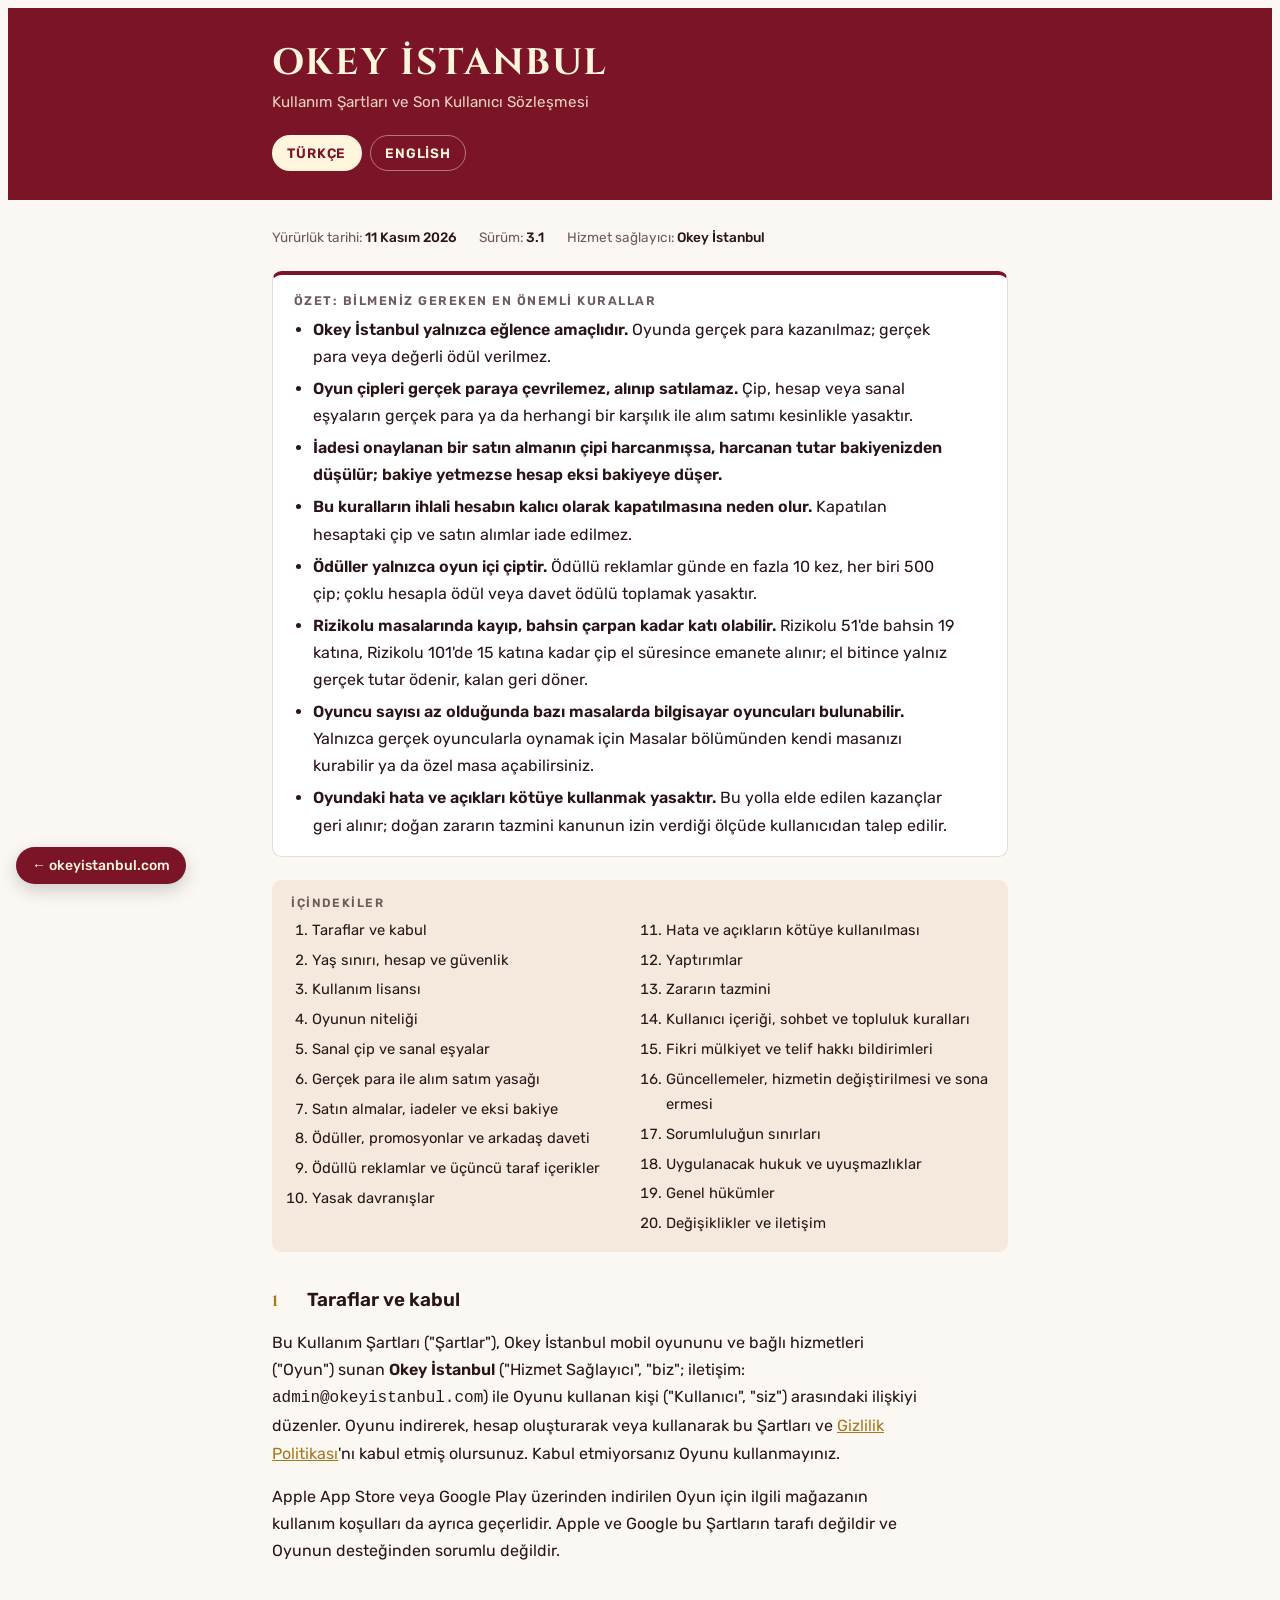
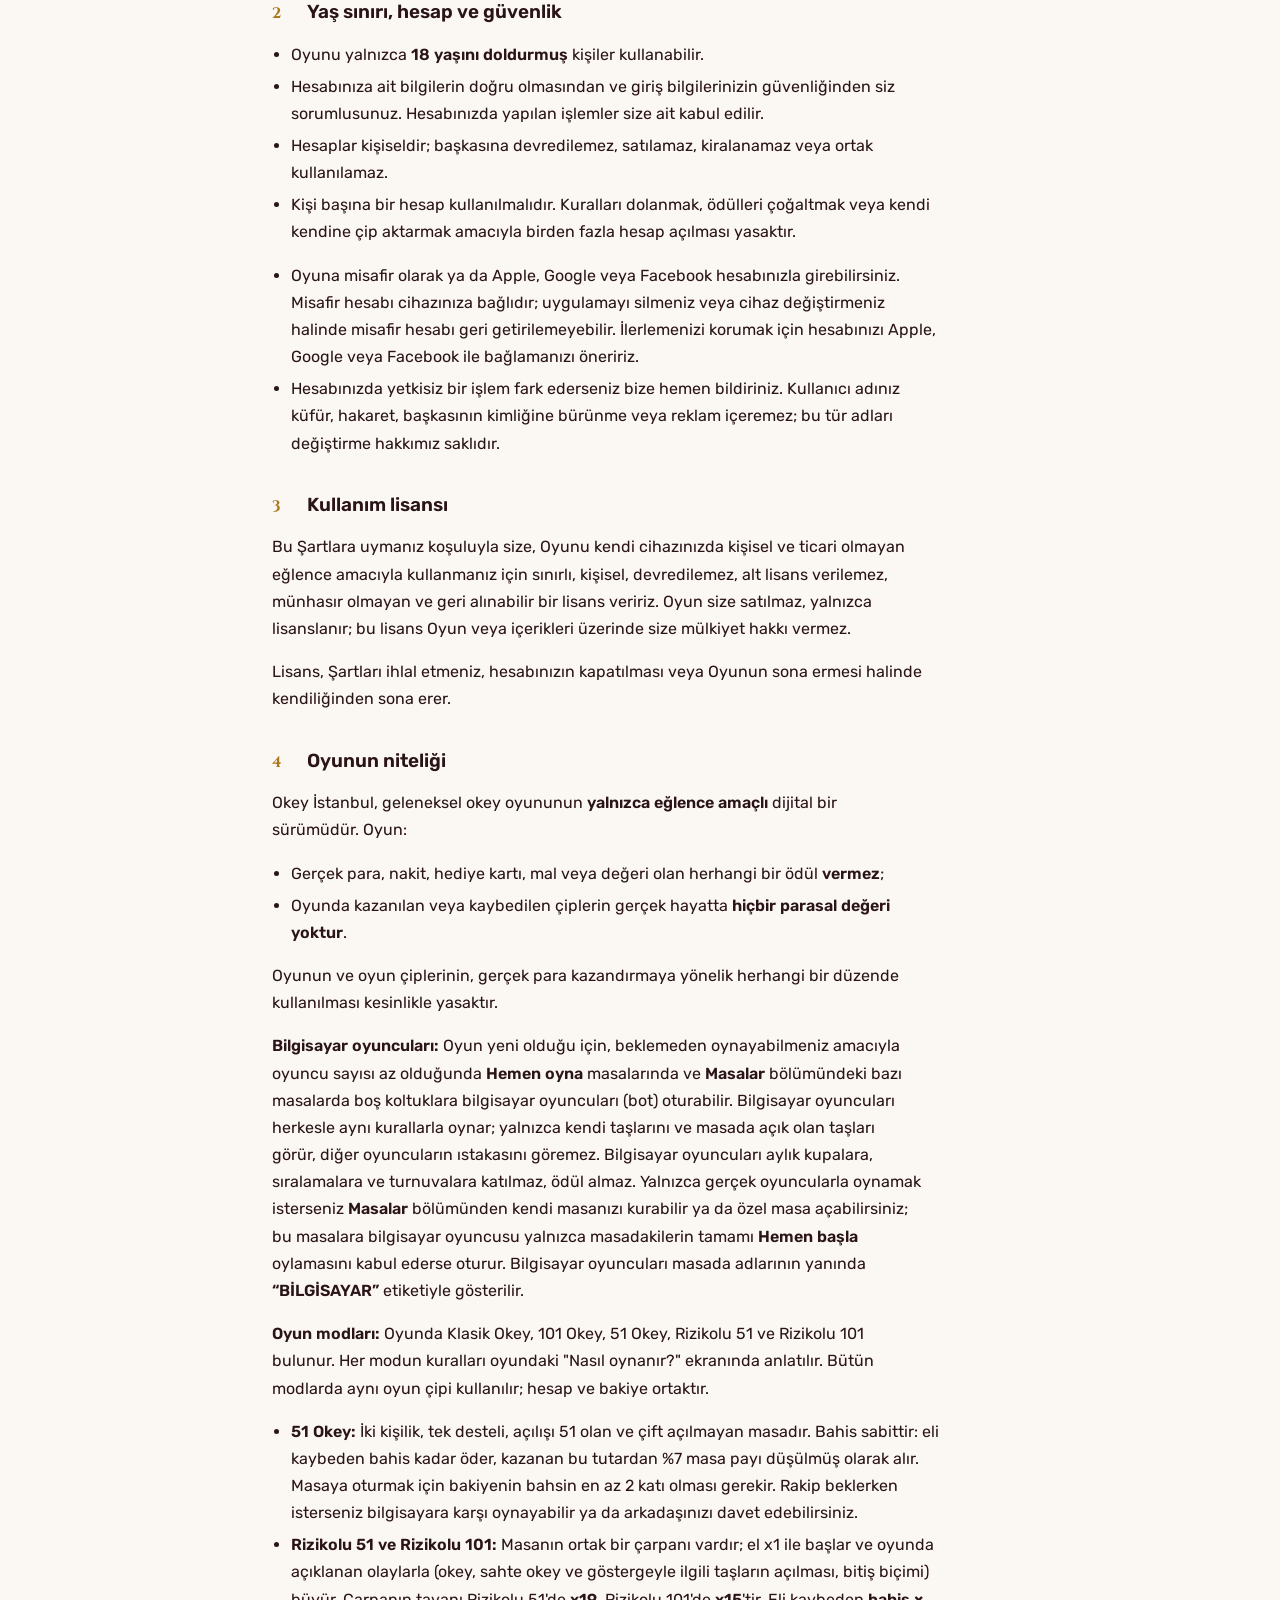
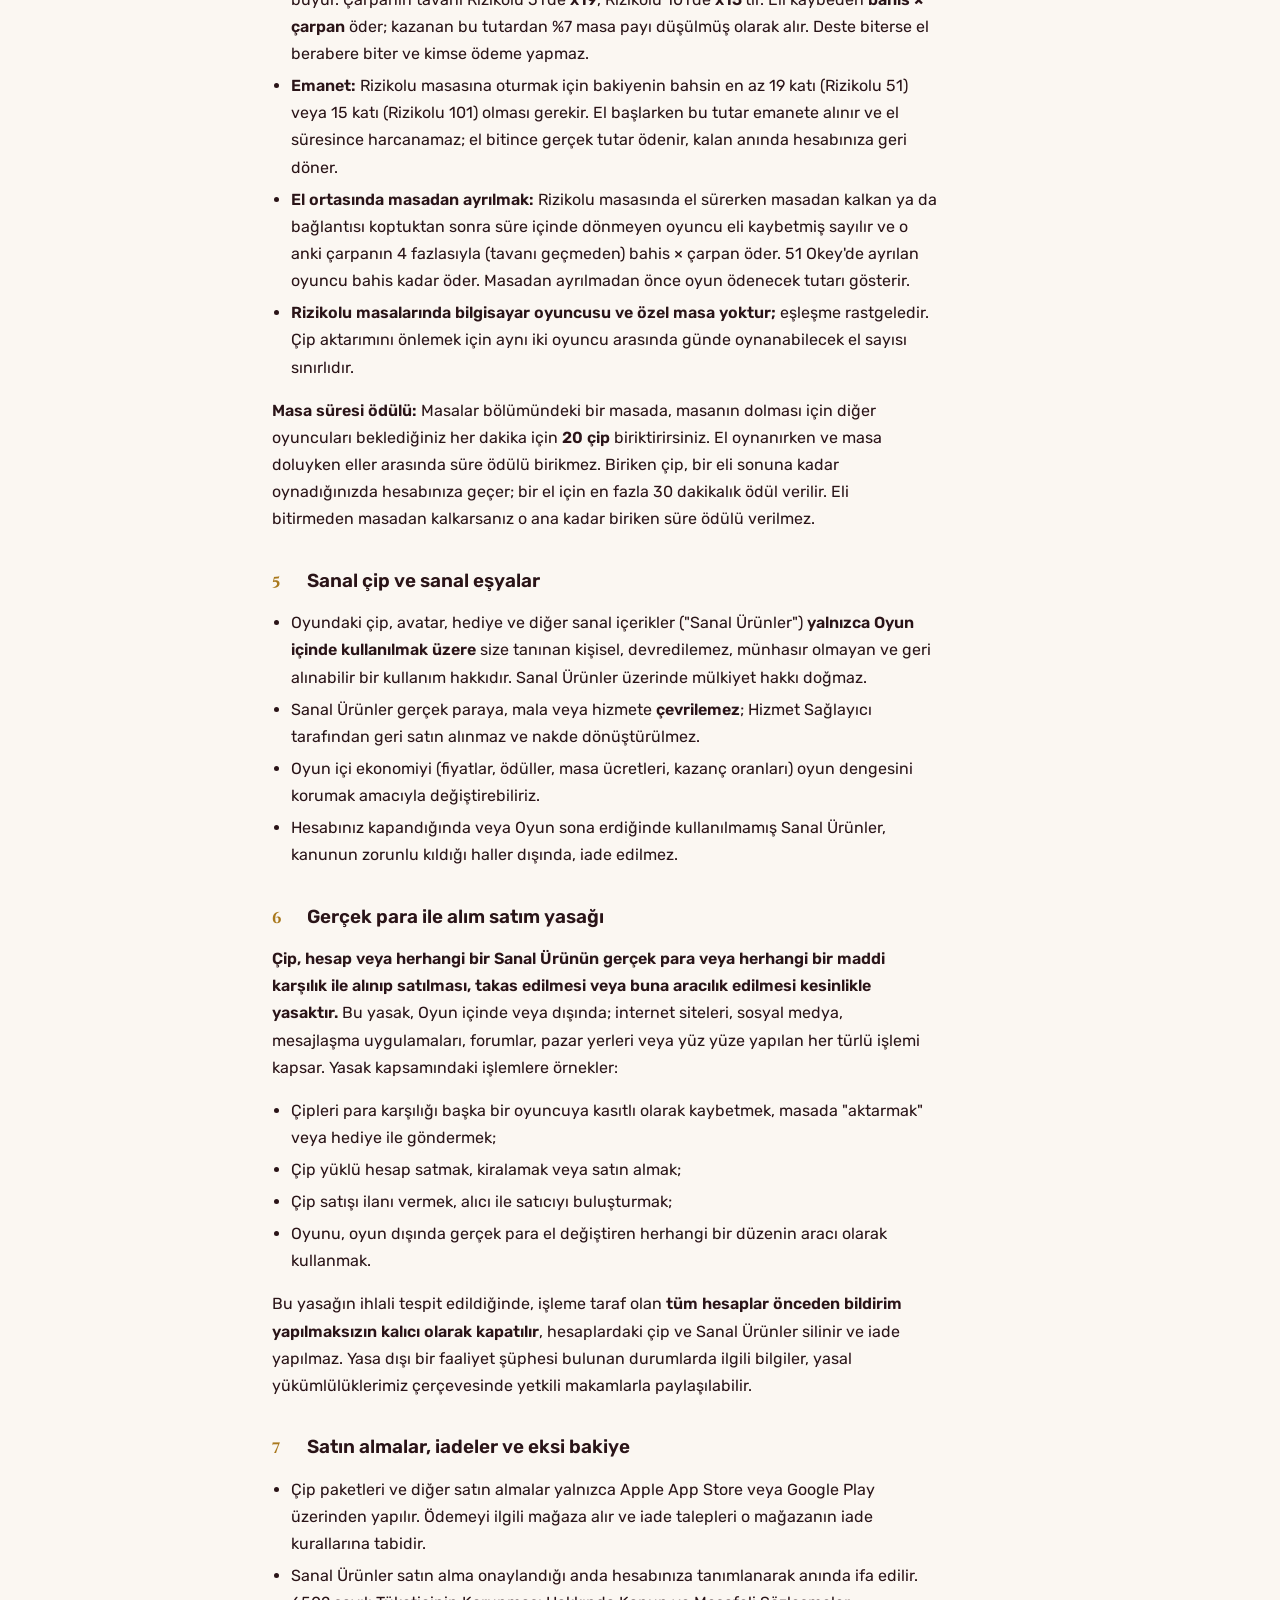
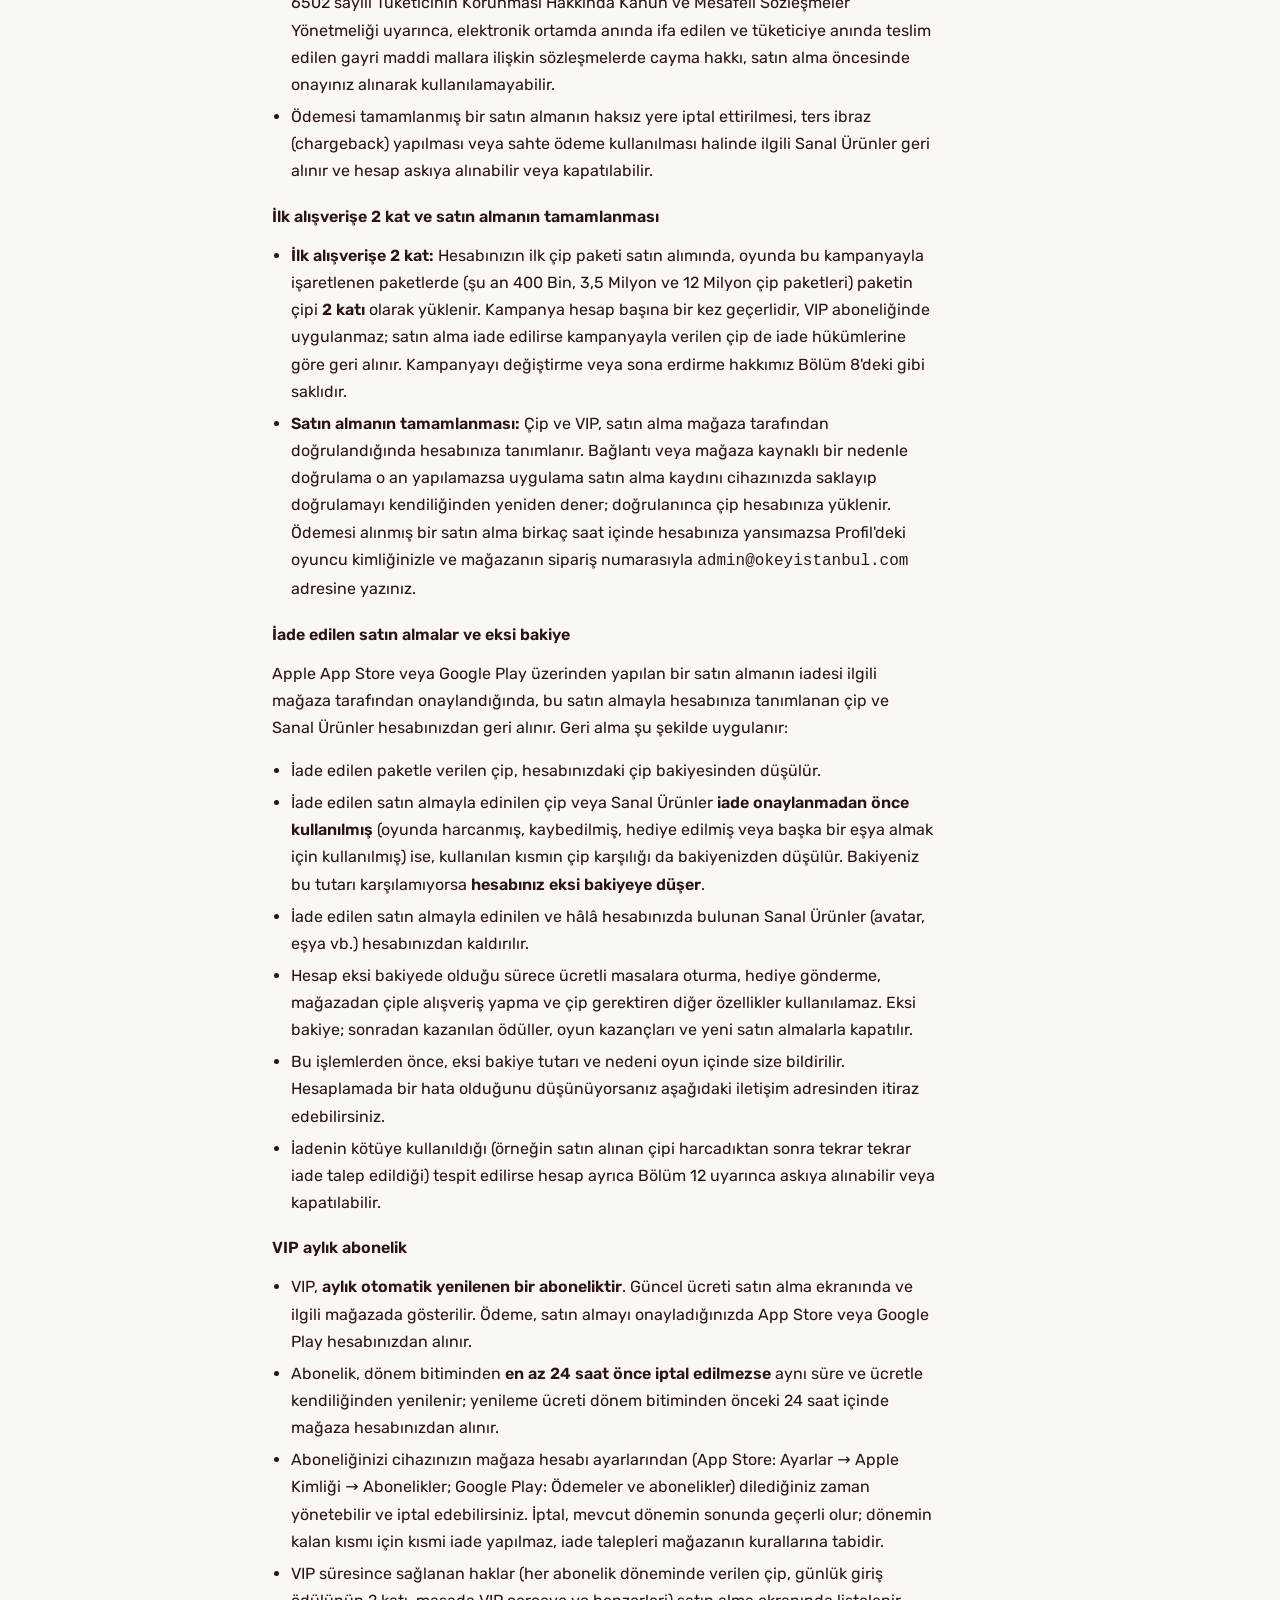
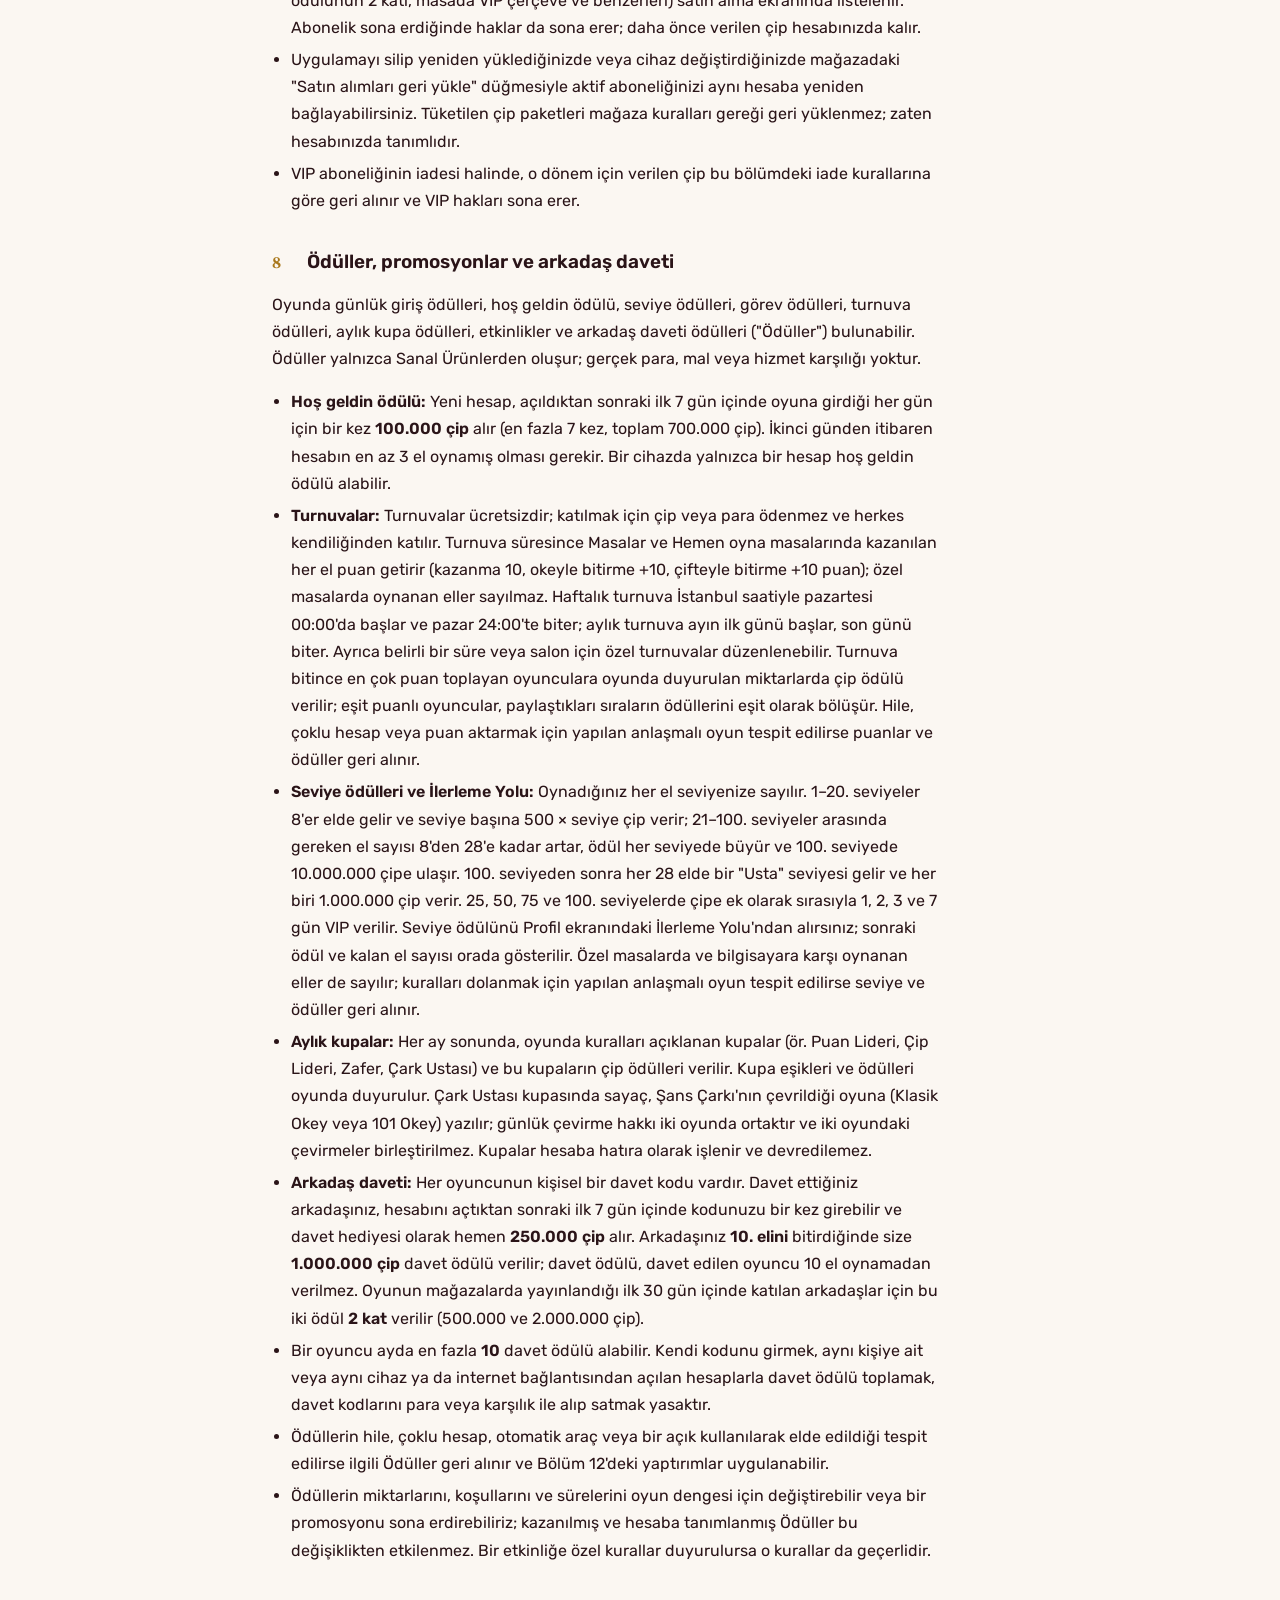
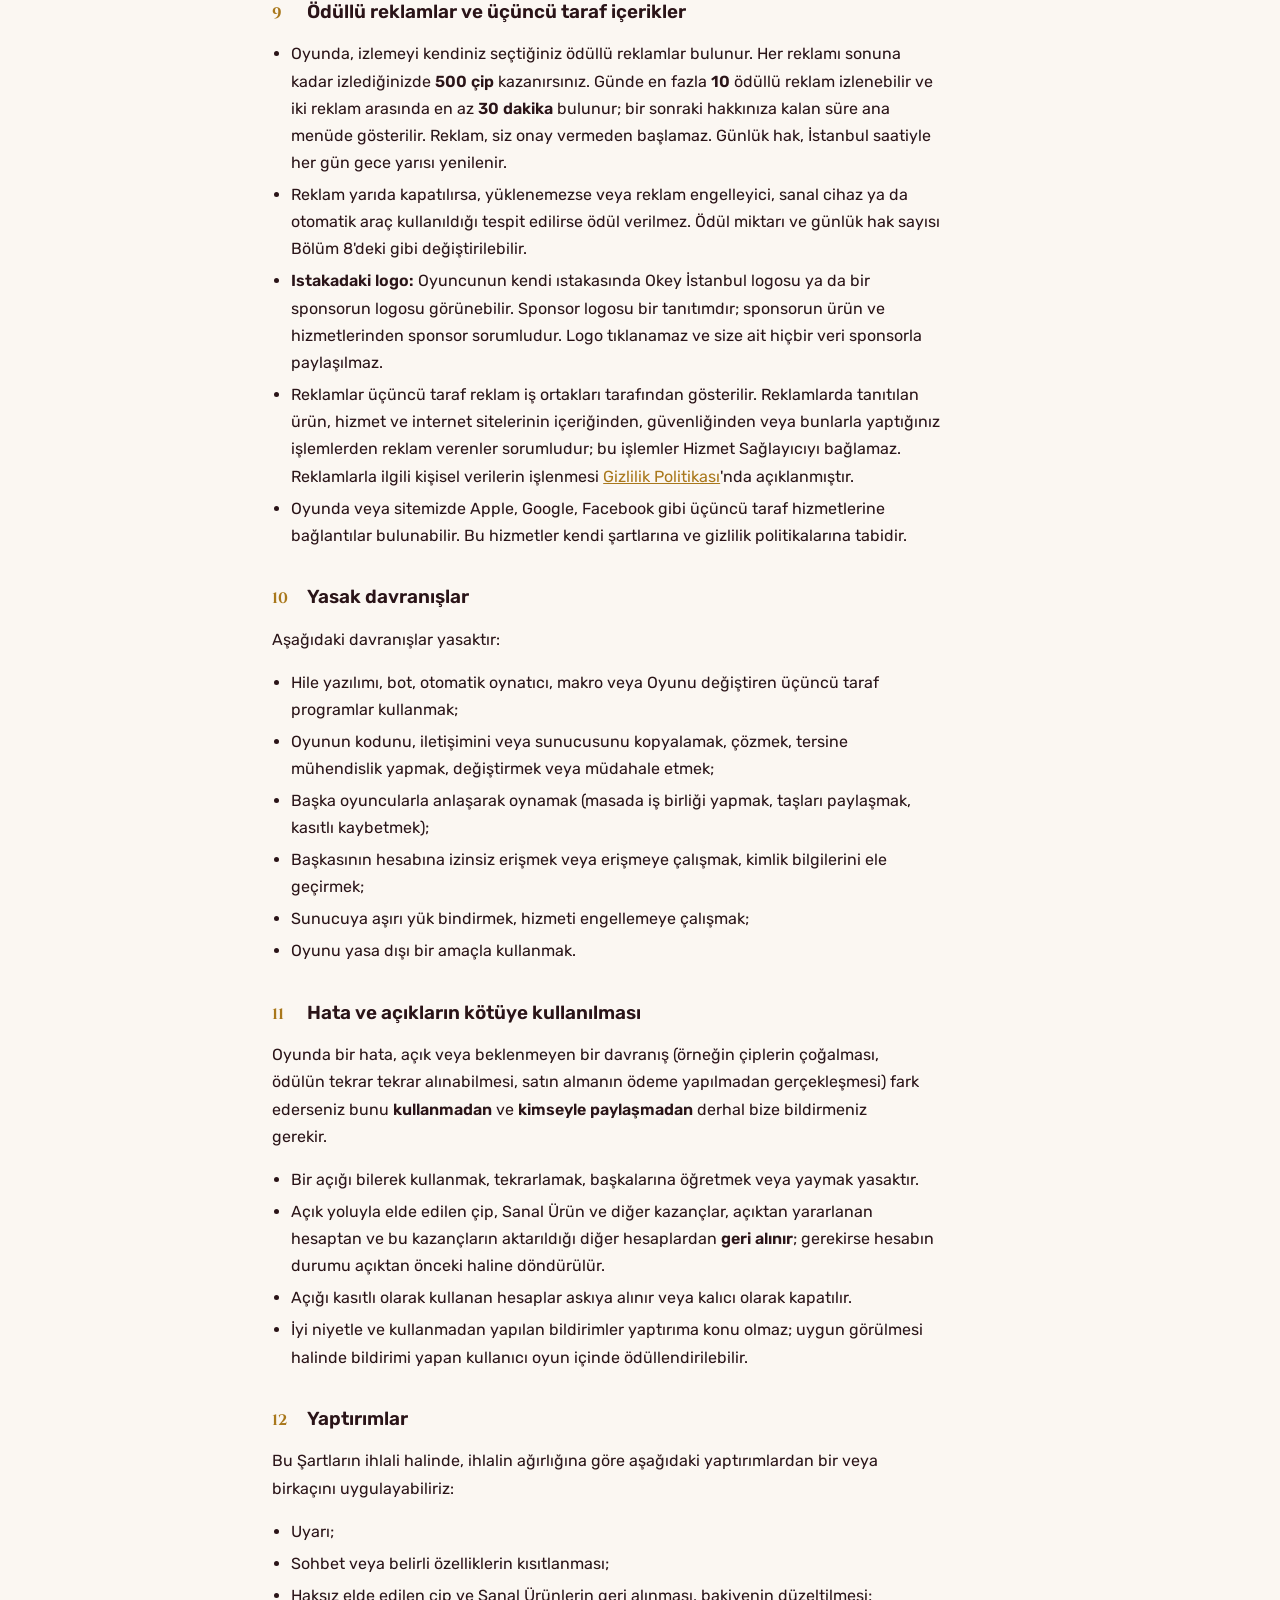
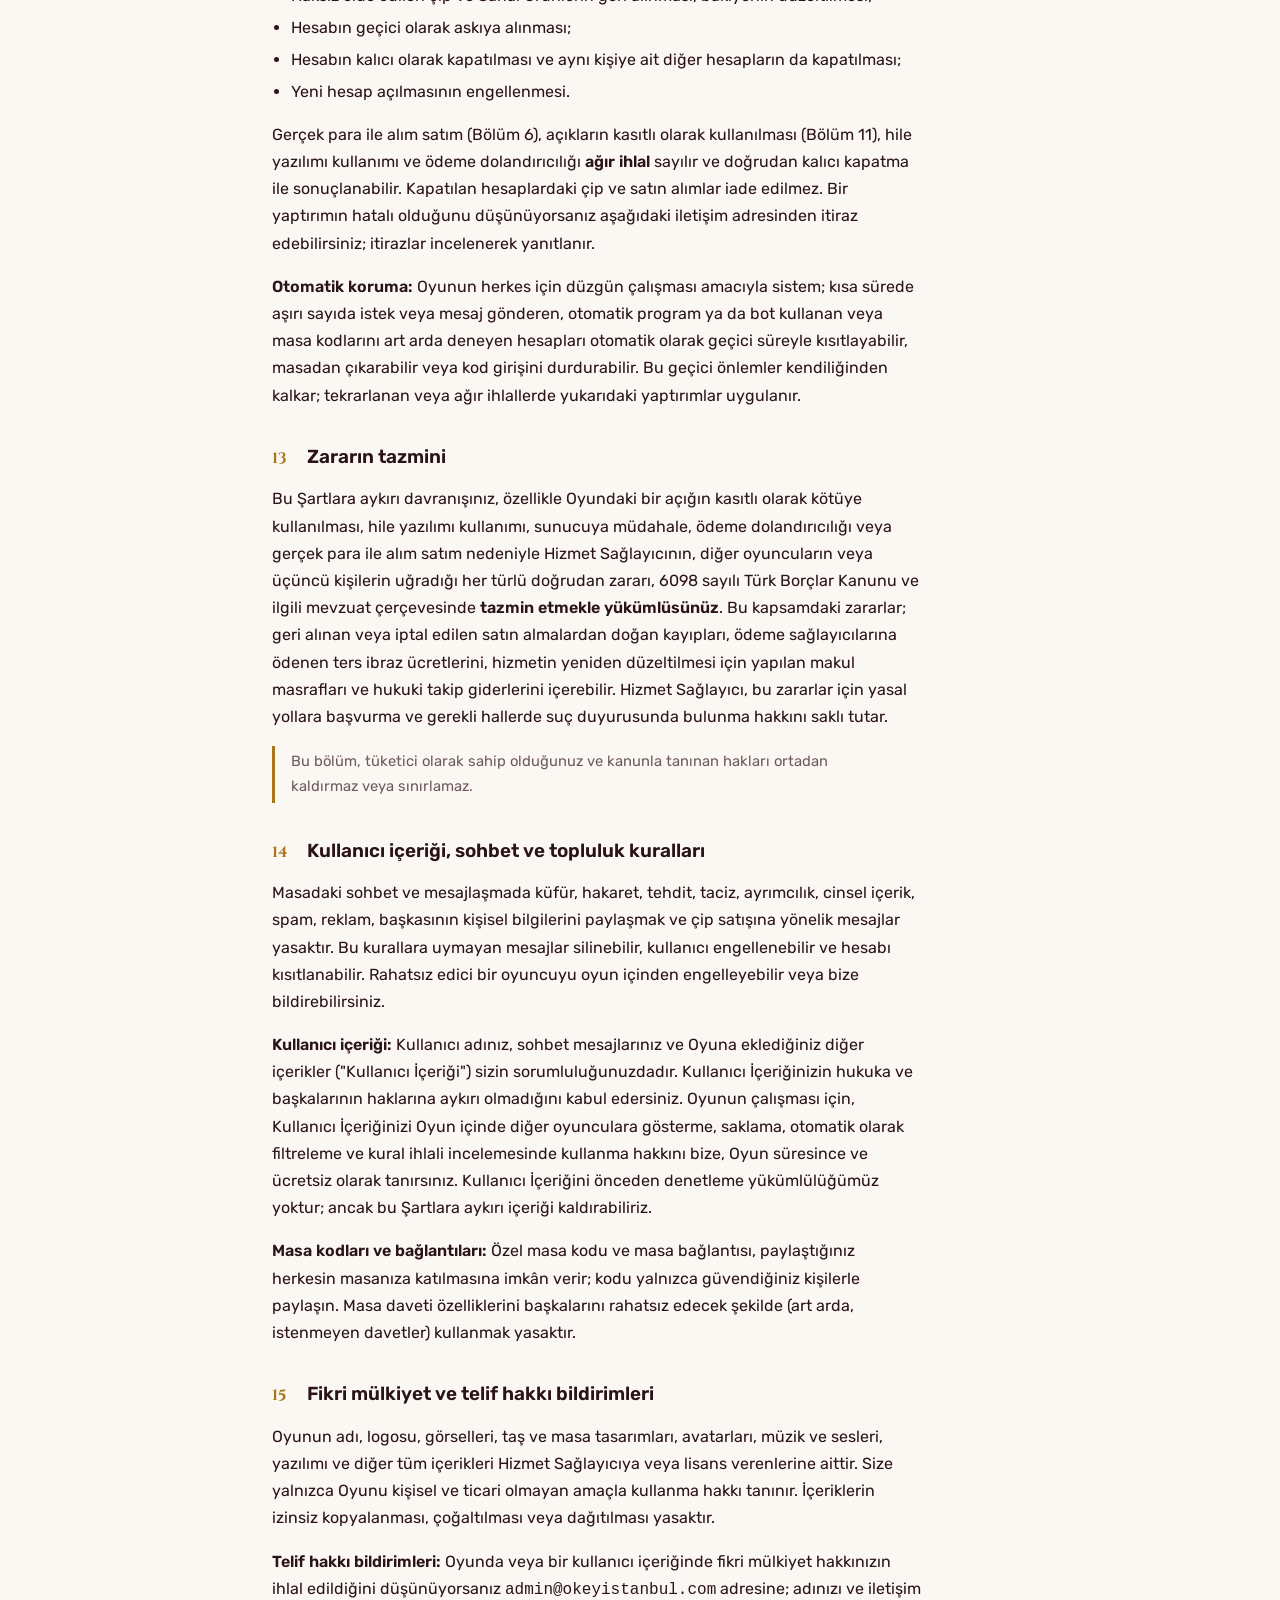
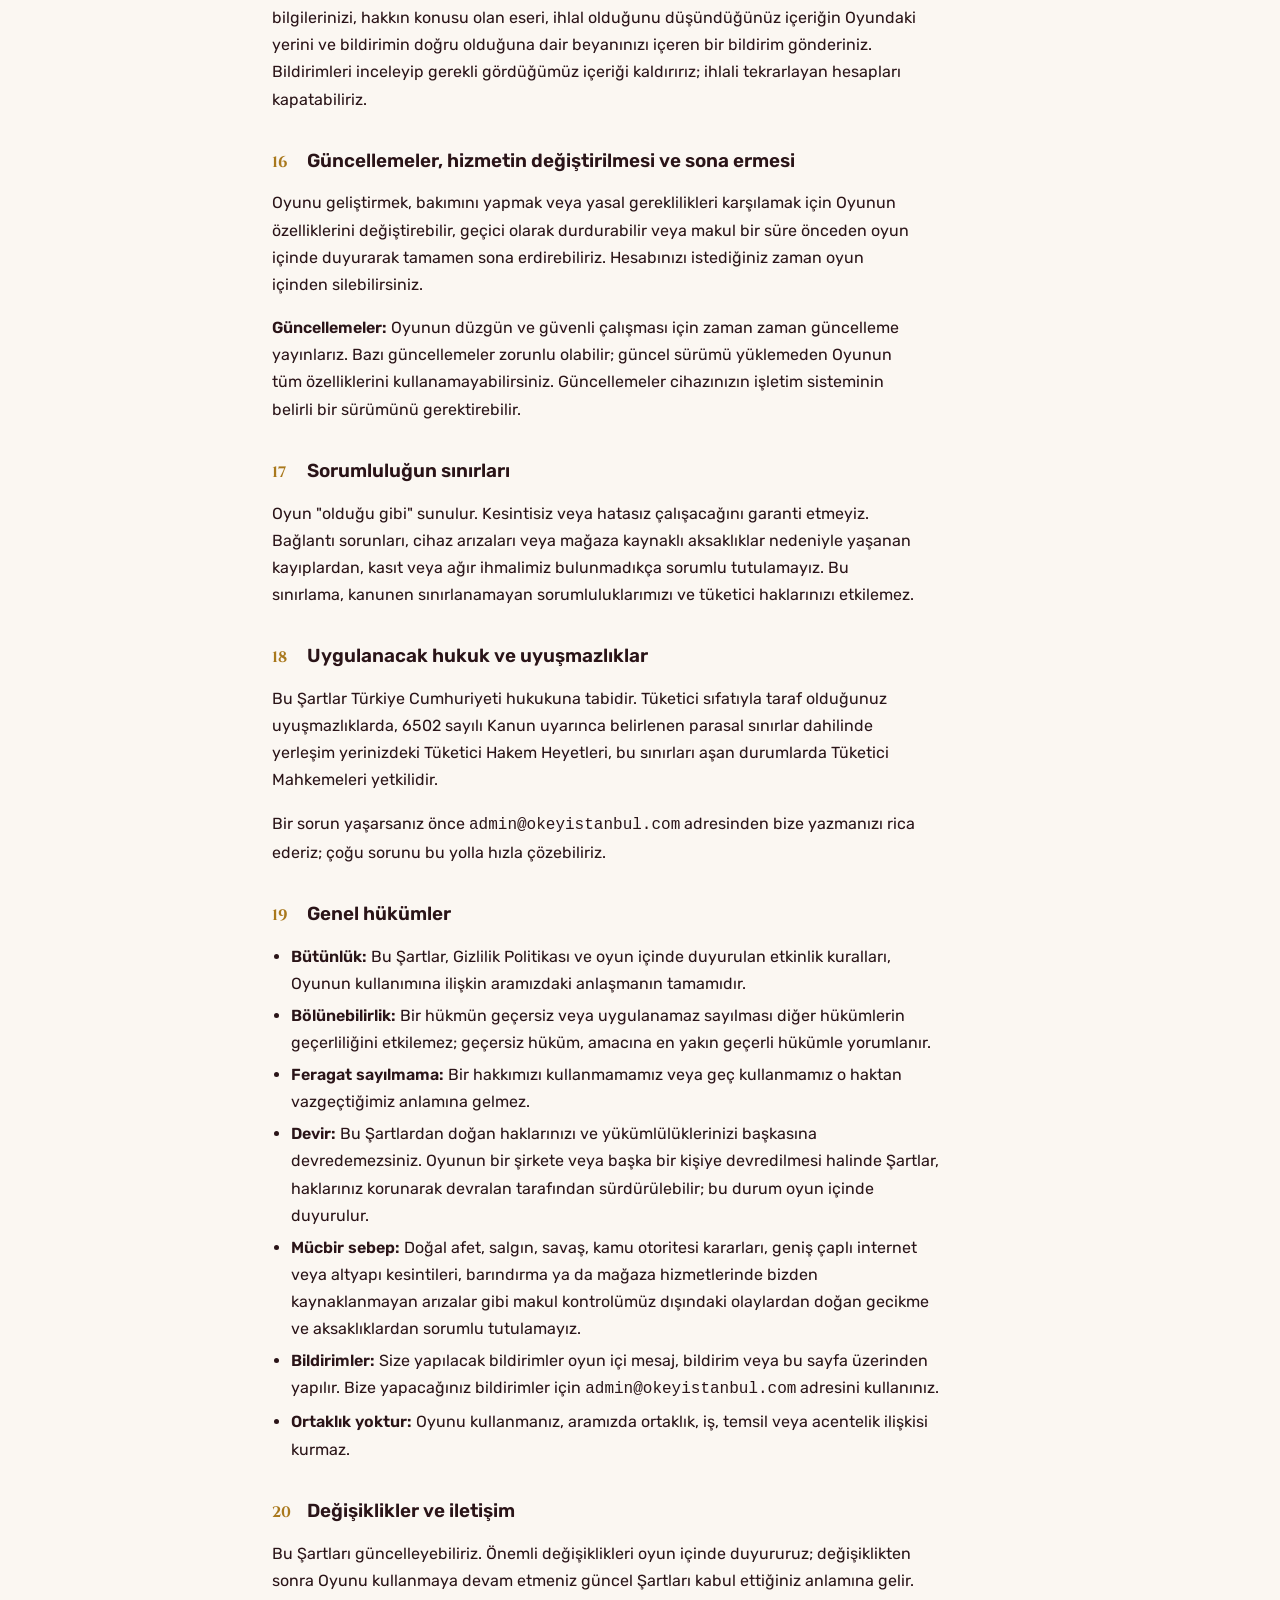
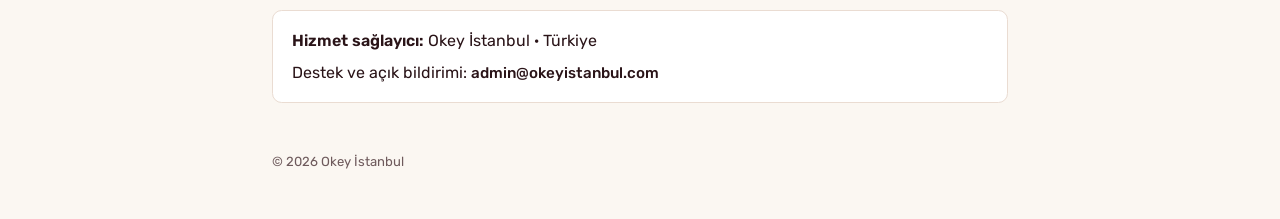
<file: sartlar.html>
<!doctype html>
<html lang="tr">
<head>
<meta charset="utf-8">
<meta name="viewport" content="width=device-width,initial-scale=1">
<meta name="description" content="Okey İstanbul Kullanım Şartları">
<link rel="icon" href="/favicon.png">
<link rel="apple-touch-icon" href="/apple-touch-icon.png">
<link rel="canonical" href="https://okeyistanbul.com/sartlar">
<title>Kullanım Şartları · Okey İstanbul</title>
<link rel="stylesheet" href="/fonts.css">
<style>
/* Düzen: tek okuma sütunu, üstte marka şeridi + dil seçici, içindekiler, numaralı yasal maddeler */
:root{
  --bg:#fbf7f2; --paper:#ffffff; --fg:#2a1418; --muted:#6e5a5c; --line:#eadcd2;
  --brand:#7a1426; --brand-ink:#fff4dc; --gold:#a9781c; --chip:#f4e9dc;
  --display:'Cinzel',Georgia,'Times New Roman',serif;
  --body:'Rubik',system-ui,-apple-system,'Segoe UI',sans-serif;
}
@media (prefers-color-scheme: dark){:root:not([data-theme="light"]){
  --bg:#170a0d; --paper:#21100f; --fg:#f3e6d8; --muted:#b9a39a; --line:#3a2223;
  --brand:#5a0e1c; --brand-ink:#f7dfa3; --gold:#e2b862; --chip:#2c1717; color-scheme:dark}}
:root[data-theme="dark"]{
  --bg:#170a0d; --paper:#21100f; --fg:#f3e6d8; --muted:#b9a39a; --line:#3a2223;
  --brand:#5a0e1c; --brand-ink:#f7dfa3; --gold:#e2b862; --chip:#2c1717; color-scheme:dark}
*{box-sizing:border-box}
body{background:var(--bg);color:var(--fg);font:400 1rem/1.7 var(--body);padding-inline:16px;padding-block:0 3rem}
.band{background:var(--brand);color:var(--brand-ink);margin-inline:-16px;padding:2.2rem 16px 1.8rem}
.band .in,.wrap{max-width:46rem;margin-inline:auto}
.brand{font:700 clamp(1.6rem,5vw,2.3rem)/1.1 var(--display);letter-spacing:.06em;margin:0}
.band p{margin:.4rem 0 0;opacity:.85;font-size:.95rem}
.langs{display:flex;gap:.5rem;margin-top:1.2rem;flex-wrap:wrap}
.langs a{color:var(--brand-ink);text-decoration:none;font-weight:600;font-size:.85rem;letter-spacing:.06em;text-transform:uppercase;padding:.35rem .9rem;border:1px solid color-mix(in srgb,var(--brand-ink) 45%,transparent);border-radius:99px}
.langs a[aria-current="true"]{background:var(--brand-ink);color:var(--brand)}
.langs a:focus-visible,a:focus-visible{outline:2px solid var(--gold);outline-offset:2px}
.meta{display:flex;flex-wrap:wrap;gap:.5rem 1.4rem;margin:1.6rem 0 .5rem;font-size:.85rem;color:var(--muted)}
.meta b{color:var(--fg);font-weight:500}
nav.toc{background:var(--chip);border-radius:.6rem;padding:1rem 1.2rem;margin:1.2rem 0 2rem}
nav.toc h2{font:600 .75rem var(--body);letter-spacing:.12em;text-transform:uppercase;color:var(--muted);margin:0 0 .5rem}
nav.toc ol{margin:0;padding-left:1.3rem;columns:2 16rem;column-gap:2rem;font-size:.92rem}
nav.toc a{color:var(--fg);text-decoration:none}
nav.toc a:hover{color:var(--gold)}
section{scroll-margin-top:1rem}
h2.sec{font:600 1.18rem/1.35 var(--body);margin:2.2rem 0 .6rem;text-wrap:balance;display:flex;gap:.6rem;align-items:baseline}
h2.sec span{font:700 .95rem var(--display);color:var(--gold);min-width:1.6rem}
p,li{max-width:65ch}
ul{padding-left:1.2rem}
li+li{margin-top:.3rem}
.tbl{overflow-x:auto;margin:.8rem 0}
table{border-collapse:collapse;width:100%;min-width:34rem;font-size:.9rem;background:var(--paper)}
th,td{text-align:left;vertical-align:top;padding:.6rem .7rem;border-bottom:1px solid var(--line)}
th{font-weight:600;font-size:.78rem;letter-spacing:.06em;text-transform:uppercase;color:var(--muted)}
.note{border-left:3px solid var(--gold);padding:.2rem 0 .2rem 1rem;color:var(--muted);font-size:.92rem}
.contact{background:var(--paper);border:1px solid var(--line);border-radius:.6rem;padding:1rem 1.2rem}
.contact code{font:500 .95rem var(--body);user-select:all;color:var(--fg)}
footer{margin-top:3rem;font-size:.82rem;color:var(--muted)}
a{color:var(--gold)}
[lang] [hidden]{display:none!important}

.key{background:var(--paper);border:1px solid var(--line);border-top:4px solid var(--brand);border-radius:.6rem;padding:1.1rem 1.3rem;margin:1.4rem 0}
.key h2{font:600 .78rem var(--body);letter-spacing:.12em;text-transform:uppercase;color:var(--muted);margin:0 0 .5rem}
.key ul{margin:0}
.sub{font:600 1rem var(--body);margin:1.4rem 0 .4rem;color:var(--fg)}
</style>
</head>
<body>

<header class="band">
  <div class="in">
    <h1 class="brand">OKEY İSTANBUL</h1>
    <p id="sub">Kullanım Şartları ve Son Kullanıcı Sözleşmesi</p>
    <div class="langs" aria-label="Dil / Language">
      <a href="#tr" id="lk-tr" aria-current="true">Türkçe</a>
      <a href="#en" id="lk-en" aria-current="false">English</a>
    </div>
  </div>
</header>

<!-- ======================= TÜRKÇE ======================= -->
<main class="wrap" id="tr" lang="tr">
  <div class="meta"><span>Yürürlük tarihi: <b>11 Kasım 2026</b></span><span>Sürüm: <b>3.1</b></span><span>Hizmet sağlayıcı: <b>Okey İstanbul</b></span></div>

  <div class="key">
    <h2>Özet: bilmeniz gereken en önemli kurallar</h2>
    <ul>
      <li><b>Okey İstanbul yalnızca eğlence amaçlıdır.</b> Oyunda gerçek para kazanılmaz; gerçek para veya değerli ödül verilmez.</li>
      <li><b>Oyun çipleri gerçek paraya çevrilemez, alınıp satılamaz.</b> Çip, hesap veya sanal eşyaların gerçek para ya da herhangi bir karşılık ile alım satımı kesinlikle yasaktır.</li>
      <li><b>İadesi onaylanan bir satın almanın çipi harcanmışsa, harcanan tutar bakiyenizden düşülür; bakiye yetmezse hesap eksi bakiyeye düşer.</b></li>
      <li><b>Bu kuralların ihlali hesabın kalıcı olarak kapatılmasına neden olur.</b> Kapatılan hesaptaki çip ve satın alımlar iade edilmez.</li>
      <li><b>Ödüller yalnızca oyun içi çiptir.</b> Ödüllü reklamlar günde en fazla 10 kez, her biri 500 çip; çoklu hesapla ödül veya davet ödülü toplamak yasaktır.</li>
      <li><b>Rizikolu masalarında kayıp, bahsin çarpan kadar katı olabilir.</b> Rizikolu 51'de bahsin 19 katına, Rizikolu 101'de 15 katına kadar çip el süresince emanete alınır; el bitince yalnız gerçek tutar ödenir, kalan geri döner.</li>
      <li><b>Oyuncu sayısı az olduğunda bazı masalarda bilgisayar oyuncuları bulunabilir.</b> Yalnızca gerçek oyuncularla oynamak için Masalar bölümünden kendi masanızı kurabilir ya da özel masa açabilirsiniz.</li>
      <li><b>Oyundaki hata ve açıkları kötüye kullanmak yasaktır.</b> Bu yolla elde edilen kazançlar geri alınır; doğan zararın tazmini kanunun izin verdiği ölçüde kullanıcıdan talep edilir.</li>
    </ul>
  </div>

  <nav class="toc" aria-label="İçindekiler"><h2>İçindekiler</h2><ol>
    <li><a href="#tr-1">Taraflar ve kabul</a></li>
    <li><a href="#tr-2">Yaş sınırı, hesap ve güvenlik</a></li>
    <li><a href="#tr-3">Kullanım lisansı</a></li>
    <li><a href="#tr-4">Oyunun niteliği</a></li>
    <li><a href="#tr-5">Sanal çip ve sanal eşyalar</a></li>
    <li><a href="#tr-6">Gerçek para ile alım satım yasağı</a></li>
    <li><a href="#tr-7">Satın almalar, iadeler ve eksi bakiye</a></li>
    <li><a href="#tr-8">Ödüller, promosyonlar ve arkadaş daveti</a></li>
    <li><a href="#tr-9">Ödüllü reklamlar ve üçüncü taraf içerikler</a></li>
    <li><a href="#tr-10">Yasak davranışlar</a></li>
    <li><a href="#tr-11">Hata ve açıkların kötüye kullanılması</a></li>
    <li><a href="#tr-12">Yaptırımlar</a></li>
    <li><a href="#tr-13">Zararın tazmini</a></li>
    <li><a href="#tr-14">Kullanıcı içeriği, sohbet ve topluluk kuralları</a></li>
    <li><a href="#tr-15">Fikri mülkiyet ve telif hakkı bildirimleri</a></li>
    <li><a href="#tr-16">Güncellemeler, hizmetin değiştirilmesi ve sona ermesi</a></li>
    <li><a href="#tr-17">Sorumluluğun sınırları</a></li>
    <li><a href="#tr-18">Uygulanacak hukuk ve uyuşmazlıklar</a></li>
    <li><a href="#tr-19">Genel hükümler</a></li>
    <li><a href="#tr-20">Değişiklikler ve iletişim</a></li>
  </ol></nav>

  <section id="tr-1"><h2 class="sec"><span>1</span>Taraflar ve kabul</h2>
    <p>Bu Kullanım Şartları ("Şartlar"), Okey İstanbul mobil oyununu ve bağlı hizmetleri ("Oyun") sunan <b>Okey İstanbul</b> ("Hizmet Sağlayıcı", "biz"; iletişim: <code>admin@okeyistanbul.com</code>) ile Oyunu kullanan kişi ("Kullanıcı", "siz") arasındaki ilişkiyi düzenler. Oyunu indirerek, hesap oluşturarak veya kullanarak bu Şartları ve <a href="/gizlilik" target="_blank" rel="noopener">Gizlilik Politikası</a>'nı kabul etmiş olursunuz. Kabul etmiyorsanız Oyunu kullanmayınız.</p>
    <p>Apple App Store veya Google Play üzerinden indirilen Oyun için ilgili mağazanın kullanım koşulları da ayrıca geçerlidir. Apple ve Google bu Şartların tarafı değildir ve Oyunun desteğinden sorumlu değildir.</p>
  </section>

  <section id="tr-2"><h2 class="sec"><span>2</span>Yaş sınırı, hesap ve güvenlik</h2>
    <ul>
      <li>Oyunu yalnızca <b>18 yaşını doldurmuş</b> kişiler kullanabilir.</li>
      <li>Hesabınıza ait bilgilerin doğru olmasından ve giriş bilgilerinizin güvenliğinden siz sorumlusunuz. Hesabınızda yapılan işlemler size ait kabul edilir.</li>
      <li>Hesaplar kişiseldir; başkasına devredilemez, satılamaz, kiralanamaz veya ortak kullanılamaz.</li>
      <li>Kişi başına bir hesap kullanılmalıdır. Kuralları dolanmak, ödülleri çoğaltmak veya kendi kendine çip aktarmak amacıyla birden fazla hesap açılması yasaktır.</li>
    </ul>
    <ul>
      <li>Oyuna misafir olarak ya da Apple, Google veya Facebook hesabınızla girebilirsiniz. Misafir hesabı cihazınıza bağlıdır; uygulamayı silmeniz veya cihaz değiştirmeniz halinde misafir hesabı geri getirilemeyebilir. İlerlemenizi korumak için hesabınızı Apple, Google veya Facebook ile bağlamanızı öneririz.</li>
      <li>Hesabınızda yetkisiz bir işlem fark ederseniz bize hemen bildiriniz. Kullanıcı adınız küfür, hakaret, başkasının kimliğine bürünme veya reklam içeremez; bu tür adları değiştirme hakkımız saklıdır.</li>
    </ul>
  </section>

  <section id="tr-3"><h2 class="sec"><span>3</span>Kullanım lisansı</h2>
    <p>Bu Şartlara uymanız koşuluyla size, Oyunu kendi cihazınızda kişisel ve ticari olmayan eğlence amacıyla kullanmanız için sınırlı, kişisel, devredilemez, alt lisans verilemez, münhasır olmayan ve geri alınabilir bir lisans veririz. Oyun size satılmaz, yalnızca lisanslanır; bu lisans Oyun veya içerikleri üzerinde size mülkiyet hakkı vermez.</p>
    <p>Lisans, Şartları ihlal etmeniz, hesabınızın kapatılması veya Oyunun sona ermesi halinde kendiliğinden sona erer.</p>
  </section>

  <section id="tr-4"><h2 class="sec"><span>4</span>Oyunun niteliği</h2>
    <p>Okey İstanbul, geleneksel okey oyununun <b>yalnızca eğlence amaçlı</b> dijital bir sürümüdür. Oyun:</p>
    <ul>
      <li>Gerçek para, nakit, hediye kartı, mal veya değeri olan herhangi bir ödül <b>vermez</b>;</li>
      <li>Oyunda kazanılan veya kaybedilen çiplerin gerçek hayatta <b>hiçbir parasal değeri yoktur</b>.</li>
    </ul>
    <p>Oyunun ve oyun çiplerinin, gerçek para kazandırmaya yönelik herhangi bir düzende kullanılması kesinlikle yasaktır.</p>
    <p><b>Bilgisayar oyuncuları:</b> Oyun yeni olduğu için, beklemeden oynayabilmeniz amacıyla oyuncu sayısı az olduğunda <b>Hemen oyna</b> masalarında ve <b>Masalar</b> bölümündeki bazı masalarda boş koltuklara bilgisayar oyuncuları (bot) oturabilir. Bilgisayar oyuncuları herkesle aynı kurallarla oynar; yalnızca kendi taşlarını ve masada açık olan taşları görür, diğer oyuncuların ıstakasını göremez. Bilgisayar oyuncuları aylık kupalara, sıralamalara ve turnuvalara katılmaz, ödül almaz. Yalnızca gerçek oyuncularla oynamak isterseniz <b>Masalar</b> bölümünden kendi masanızı kurabilir ya da özel masa açabilirsiniz; bu masalara bilgisayar oyuncusu yalnızca masadakilerin tamamı <b>Hemen başla</b> oylamasını kabul ederse oturur. Bilgisayar oyuncuları masada adlarının yanında <b>“BİLGİSAYAR”</b> etiketiyle gösterilir.</p>
    <p><b>Oyun modları:</b> Oyunda Klasik Okey, 101 Okey, 51 Okey, Rizikolu 51 ve Rizikolu 101 bulunur. Her modun kuralları oyundaki "Nasıl oynanır?" ekranında anlatılır. Bütün modlarda aynı oyun çipi kullanılır; hesap ve bakiye ortaktır.</p>
    <ul>
      <li><b>51 Okey:</b> İki kişilik, tek desteli, açılışı 51 olan ve çift açılmayan masadır. Bahis sabittir: eli kaybeden bahis kadar öder, kazanan bu tutardan %7 masa payı düşülmüş olarak alır. Masaya oturmak için bakiyenin bahsin en az 2 katı olması gerekir. Rakip beklerken isterseniz bilgisayara karşı oynayabilir ya da arkadaşınızı davet edebilirsiniz.</li>
      <li><b>Rizikolu 51 ve Rizikolu 101:</b> Masanın ortak bir çarpanı vardır; el x1 ile başlar ve oyunda açıklanan olaylarla (okey, sahte okey ve göstergeyle ilgili taşların açılması, bitiş biçimi) büyür. Çarpanın tavanı Rizikolu 51'de <b>x19</b>, Rizikolu 101'de <b>x15</b>'tir. Eli kaybeden <b>bahis × çarpan</b> öder; kazanan bu tutardan %7 masa payı düşülmüş olarak alır. Deste biterse el berabere biter ve kimse ödeme yapmaz.</li>
      <li><b>Emanet:</b> Rizikolu masasına oturmak için bakiyenin bahsin en az 19 katı (Rizikolu 51) veya 15 katı (Rizikolu 101) olması gerekir. El başlarken bu tutar emanete alınır ve el süresince harcanamaz; el bitince gerçek tutar ödenir, kalan anında hesabınıza geri döner.</li>
      <li><b>El ortasında masadan ayrılmak:</b> Rizikolu masasında el sürerken masadan kalkan ya da bağlantısı koptuktan sonra süre içinde dönmeyen oyuncu eli kaybetmiş sayılır ve o anki çarpanın 4 fazlasıyla (tavanı geçmeden) bahis × çarpan öder. 51 Okey'de ayrılan oyuncu bahis kadar öder. Masadan ayrılmadan önce oyun ödenecek tutarı gösterir.</li>
      <li><b>Rizikolu masalarında bilgisayar oyuncusu ve özel masa yoktur;</b> eşleşme rastgeledir. Çip aktarımını önlemek için aynı iki oyuncu arasında günde oynanabilecek el sayısı sınırlıdır.</li>
    </ul>
    <p><b>Masa süresi ödülü:</b> Masalar bölümündeki bir masada, masanın dolması için diğer oyuncuları beklediğiniz her dakika için <b>20 çip</b> biriktirirsiniz. El oynanırken ve masa doluyken eller arasında süre ödülü birikmez. Biriken çip, bir eli sonuna kadar oynadığınızda hesabınıza geçer; bir el için en fazla 30 dakikalık ödül verilir. Eli bitirmeden masadan kalkarsanız o ana kadar biriken süre ödülü verilmez.</p>
  </section>

  <section id="tr-5"><h2 class="sec"><span>5</span>Sanal çip ve sanal eşyalar</h2>
    <ul>
      <li>Oyundaki çip, avatar, hediye ve diğer sanal içerikler ("Sanal Ürünler") <b>yalnızca Oyun içinde kullanılmak üzere</b> size tanınan kişisel, devredilemez, münhasır olmayan ve geri alınabilir bir kullanım hakkıdır. Sanal Ürünler üzerinde mülkiyet hakkı doğmaz.</li>
      <li>Sanal Ürünler gerçek paraya, mala veya hizmete <b>çevrilemez</b>; Hizmet Sağlayıcı tarafından geri satın alınmaz ve nakde dönüştürülmez.</li>
      <li>Oyun içi ekonomiyi (fiyatlar, ödüller, masa ücretleri, kazanç oranları) oyun dengesini korumak amacıyla değiştirebiliriz.</li>
      <li>Hesabınız kapandığında veya Oyun sona erdiğinde kullanılmamış Sanal Ürünler, kanunun zorunlu kıldığı haller dışında, iade edilmez.</li>
    </ul>
  </section>

  <section id="tr-6"><h2 class="sec"><span>6</span>Gerçek para ile alım satım yasağı</h2>
    <p><b>Çip, hesap veya herhangi bir Sanal Ürünün gerçek para veya herhangi bir maddi karşılık ile alınıp satılması, takas edilmesi veya buna aracılık edilmesi kesinlikle yasaktır.</b> Bu yasak, Oyun içinde veya dışında; internet siteleri, sosyal medya, mesajlaşma uygulamaları, forumlar, pazar yerleri veya yüz yüze yapılan her türlü işlemi kapsar. Yasak kapsamındaki işlemlere örnekler:</p>
    <ul>
      <li>Çipleri para karşılığı başka bir oyuncuya kasıtlı olarak kaybetmek, masada "aktarmak" veya hediye ile göndermek;</li>
      <li>Çip yüklü hesap satmak, kiralamak veya satın almak;</li>
      <li>Çip satışı ilanı vermek, alıcı ile satıcıyı buluşturmak;</li>
      <li>Oyunu, oyun dışında gerçek para el değiştiren herhangi bir düzenin aracı olarak kullanmak.</li>
    </ul>
    <p>Bu yasağın ihlali tespit edildiğinde, işleme taraf olan <b>tüm hesaplar önceden bildirim yapılmaksızın kalıcı olarak kapatılır</b>, hesaplardaki çip ve Sanal Ürünler silinir ve iade yapılmaz. Yasa dışı bir faaliyet şüphesi bulunan durumlarda ilgili bilgiler, yasal yükümlülüklerimiz çerçevesinde yetkili makamlarla paylaşılabilir.</p>
  </section>

  <section id="tr-7"><h2 class="sec"><span>7</span>Satın almalar, iadeler ve eksi bakiye</h2>
    <ul>
      <li>Çip paketleri ve diğer satın almalar yalnızca Apple App Store veya Google Play üzerinden yapılır. Ödemeyi ilgili mağaza alır ve iade talepleri o mağazanın iade kurallarına tabidir.</li>
      <li>Sanal Ürünler satın alma onaylandığı anda hesabınıza tanımlanarak anında ifa edilir. 6502 sayılı Tüketicinin Korunması Hakkında Kanun ve Mesafeli Sözleşmeler Yönetmeliği uyarınca, elektronik ortamda anında ifa edilen ve tüketiciye anında teslim edilen gayri maddi mallara ilişkin sözleşmelerde cayma hakkı, satın alma öncesinde onayınız alınarak kullanılamayabilir.</li>
      <li>Ödemesi tamamlanmış bir satın almanın haksız yere iptal ettirilmesi, ters ibraz (chargeback) yapılması veya sahte ödeme kullanılması halinde ilgili Sanal Ürünler geri alınır ve hesap askıya alınabilir veya kapatılabilir.</li>
    </ul>
    <h3 class="sub">İlk alışverişe 2 kat ve satın almanın tamamlanması</h3>
    <ul>
      <li><b>İlk alışverişe 2 kat:</b> Hesabınızın ilk çip paketi satın alımında, oyunda bu kampanyayla işaretlenen paketlerde (şu an 400 Bin, 3,5 Milyon ve 12 Milyon çip paketleri) paketin çipi <b>2 katı</b> olarak yüklenir. Kampanya hesap başına bir kez geçerlidir, VIP aboneliğinde uygulanmaz; satın alma iade edilirse kampanyayla verilen çip de iade hükümlerine göre geri alınır. Kampanyayı değiştirme veya sona erdirme hakkımız Bölüm 8'deki gibi saklıdır.</li>
      <li><b>Satın almanın tamamlanması:</b> Çip ve VIP, satın alma mağaza tarafından doğrulandığında hesabınıza tanımlanır. Bağlantı veya mağaza kaynaklı bir nedenle doğrulama o an yapılamazsa uygulama satın alma kaydını cihazınızda saklayıp doğrulamayı kendiliğinden yeniden dener; doğrulanınca çip hesabınıza yüklenir. Ödemesi alınmış bir satın alma birkaç saat içinde hesabınıza yansımazsa Profil'deki oyuncu kimliğinizle ve mağazanın sipariş numarasıyla <code>admin@okeyistanbul.com</code> adresine yazınız.</li>
    </ul>
    <h3 class="sub">İade edilen satın almalar ve eksi bakiye</h3>
    <p>Apple App Store veya Google Play üzerinden yapılan bir satın almanın iadesi ilgili mağaza tarafından onaylandığında, bu satın almayla hesabınıza tanımlanan çip ve Sanal Ürünler hesabınızdan geri alınır. Geri alma şu şekilde uygulanır:</p>
    <ul>
      <li>İade edilen paketle verilen çip, hesabınızdaki çip bakiyesinden düşülür.</li>
      <li>İade edilen satın almayla edinilen çip veya Sanal Ürünler <b>iade onaylanmadan önce kullanılmış</b> (oyunda harcanmış, kaybedilmiş, hediye edilmiş veya başka bir eşya almak için kullanılmış) ise, kullanılan kısmın çip karşılığı da bakiyenizden düşülür. Bakiyeniz bu tutarı karşılamıyorsa <b>hesabınız eksi bakiyeye düşer</b>.</li>
      <li>İade edilen satın almayla edinilen ve hâlâ hesabınızda bulunan Sanal Ürünler (avatar, eşya vb.) hesabınızdan kaldırılır.</li>
      <li>Hesap eksi bakiyede olduğu sürece ücretli masalara oturma, hediye gönderme, mağazadan çiple alışveriş yapma ve çip gerektiren diğer özellikler kullanılamaz. Eksi bakiye; sonradan kazanılan ödüller, oyun kazançları ve yeni satın almalarla kapatılır.</li>
      <li>Bu işlemlerden önce, eksi bakiye tutarı ve nedeni oyun içinde size bildirilir. Hesaplamada bir hata olduğunu düşünüyorsanız aşağıdaki iletişim adresinden itiraz edebilirsiniz.</li>
      <li>İadenin kötüye kullanıldığı (örneğin satın alınan çipi harcadıktan sonra tekrar tekrar iade talep edildiği) tespit edilirse hesap ayrıca Bölüm 12 uyarınca askıya alınabilir veya kapatılabilir.</li>
    </ul>
    <h3 class="sub">VIP aylık abonelik</h3>
    <ul>
      <li>VIP, <b>aylık otomatik yenilenen bir aboneliktir</b>. Güncel ücreti satın alma ekranında ve ilgili mağazada gösterilir. Ödeme, satın almayı onayladığınızda App Store veya Google Play hesabınızdan alınır.</li>
      <li>Abonelik, dönem bitiminden <b>en az 24 saat önce iptal edilmezse</b> aynı süre ve ücretle kendiliğinden yenilenir; yenileme ücreti dönem bitiminden önceki 24 saat içinde mağaza hesabınızdan alınır.</li>
      <li>Aboneliğinizi cihazınızın mağaza hesabı ayarlarından (App Store: Ayarlar → Apple Kimliği → Abonelikler; Google Play: Ödemeler ve abonelikler) dilediğiniz zaman yönetebilir ve iptal edebilirsiniz. İptal, mevcut dönemin sonunda geçerli olur; dönemin kalan kısmı için kısmi iade yapılmaz, iade talepleri mağazanın kurallarına tabidir.</li>
      <li>VIP süresince sağlanan haklar (her abonelik döneminde verilen çip, günlük giriş ödülünün 2 katı, masada VIP çerçeve ve benzerleri) satın alma ekranında listelenir. Abonelik sona erdiğinde haklar da sona erer; daha önce verilen çip hesabınızda kalır.</li>
      <li>Uygulamayı silip yeniden yüklediğinizde veya cihaz değiştirdiğinizde mağazadaki "Satın alımları geri yükle" düğmesiyle aktif aboneliğinizi aynı hesaba yeniden bağlayabilirsiniz. Tüketilen çip paketleri mağaza kuralları gereği geri yüklenmez; zaten hesabınızda tanımlıdır.</li>
      <li>VIP aboneliğinin iadesi halinde, o dönem için verilen çip bu bölümdeki iade kurallarına göre geri alınır ve VIP hakları sona erer.</li>
    </ul>
  </section>

  <section id="tr-8"><h2 class="sec"><span>8</span>Ödüller, promosyonlar ve arkadaş daveti</h2>
    <p>Oyunda günlük giriş ödülleri, hoş geldin ödülü, seviye ödülleri, görev ödülleri, turnuva ödülleri, aylık kupa ödülleri, etkinlikler ve arkadaş daveti ödülleri ("Ödüller") bulunabilir. Ödüller yalnızca Sanal Ürünlerden oluşur; gerçek para, mal veya hizmet karşılığı yoktur.</p>
    <ul>
      <li><b>Hoş geldin ödülü:</b> Yeni hesap, açıldıktan sonraki ilk 7 gün içinde oyuna girdiği her gün için bir kez <b>100.000 çip</b> alır (en fazla 7 kez, toplam 700.000 çip). İkinci günden itibaren hesabın en az 3 el oynamış olması gerekir. Bir cihazda yalnızca bir hesap hoş geldin ödülü alabilir.</li>
      <li><b>Turnuvalar:</b> Turnuvalar ücretsizdir; katılmak için çip veya para ödenmez ve herkes kendiliğinden katılır. Turnuva süresince Masalar ve Hemen oyna masalarında kazanılan her el puan getirir (kazanma 10, okeyle bitirme +10, çifteyle bitirme +10 puan); özel masalarda oynanan eller sayılmaz. Haftalık turnuva İstanbul saatiyle pazartesi 00:00'da başlar ve pazar 24:00'te biter; aylık turnuva ayın ilk günü başlar, son günü biter. Ayrıca belirli bir süre veya salon için özel turnuvalar düzenlenebilir. Turnuva bitince en çok puan toplayan oyunculara oyunda duyurulan miktarlarda çip ödülü verilir; eşit puanlı oyuncular, paylaştıkları sıraların ödüllerini eşit olarak bölüşür. Hile, çoklu hesap veya puan aktarmak için yapılan anlaşmalı oyun tespit edilirse puanlar ve ödüller geri alınır.</li>
      <li><b>Seviye ödülleri ve İlerleme Yolu:</b> Oynadığınız her el seviyenize sayılır. 1–20. seviyeler 8'er elde gelir ve seviye başına 500 × seviye çip verir; 21–100. seviyeler arasında gereken el sayısı 8'den 28'e kadar artar, ödül her seviyede büyür ve 100. seviyede 10.000.000 çipe ulaşır. 100. seviyeden sonra her 28 elde bir "Usta" seviyesi gelir ve her biri 1.000.000 çip verir. 25, 50, 75 ve 100. seviyelerde çipe ek olarak sırasıyla 1, 2, 3 ve 7 gün VIP verilir. Seviye ödülünü Profil ekranındaki İlerleme Yolu'ndan alırsınız; sonraki ödül ve kalan el sayısı orada gösterilir. Özel masalarda ve bilgisayara karşı oynanan eller de sayılır; kuralları dolanmak için yapılan anlaşmalı oyun tespit edilirse seviye ve ödüller geri alınır.</li>
      <li><b>Aylık kupalar:</b> Her ay sonunda, oyunda kuralları açıklanan kupalar (ör. Puan Lideri, Çip Lideri, Zafer, Çark Ustası) ve bu kupaların çip ödülleri verilir. Kupa eşikleri ve ödülleri oyunda duyurulur. Çark Ustası kupasında sayaç, Şans Çarkı'nın çevrildiği oyuna (Klasik Okey veya 101 Okey) yazılır; günlük çevirme hakkı iki oyunda ortaktır ve iki oyundaki çevirmeler birleştirilmez. Kupalar hesaba hatıra olarak işlenir ve devredilemez.</li>
      <li><b>Arkadaş daveti:</b> Her oyuncunun kişisel bir davet kodu vardır. Davet ettiğiniz arkadaşınız, hesabını açtıktan sonraki ilk 7 gün içinde kodunuzu bir kez girebilir ve davet hediyesi olarak hemen <b>250.000 çip</b> alır. Arkadaşınız <b>10. elini</b> bitirdiğinde size <b>1.000.000 çip</b> davet ödülü verilir; davet ödülü, davet edilen oyuncu 10 el oynamadan verilmez. Oyunun mağazalarda yayınlandığı ilk 30 gün içinde katılan arkadaşlar için bu iki ödül <b>2 kat</b> verilir (500.000 ve 2.000.000 çip).</li>
      <li>Bir oyuncu ayda en fazla <b>10</b> davet ödülü alabilir. Kendi kodunu girmek, aynı kişiye ait veya aynı cihaz ya da internet bağlantısından açılan hesaplarla davet ödülü toplamak, davet kodlarını para veya karşılık ile alıp satmak yasaktır.</li>
      <li>Ödüllerin hile, çoklu hesap, otomatik araç veya bir açık kullanılarak elde edildiği tespit edilirse ilgili Ödüller geri alınır ve Bölüm 12'deki yaptırımlar uygulanabilir.</li>
      <li>Ödüllerin miktarlarını, koşullarını ve sürelerini oyun dengesi için değiştirebilir veya bir promosyonu sona erdirebiliriz; kazanılmış ve hesaba tanımlanmış Ödüller bu değişiklikten etkilenmez. Bir etkinliğe özel kurallar duyurulursa o kurallar da geçerlidir.</li>
    </ul>
  </section>

  <section id="tr-9"><h2 class="sec"><span>9</span>Ödüllü reklamlar ve üçüncü taraf içerikler</h2>
    <ul>
      <li>Oyunda, izlemeyi kendiniz seçtiğiniz ödüllü reklamlar bulunur. Her reklamı sonuna kadar izlediğinizde <b>500 çip</b> kazanırsınız. Günde en fazla <b>10</b> ödüllü reklam izlenebilir ve iki reklam arasında en az <b>30 dakika</b> bulunur; bir sonraki hakkınıza kalan süre ana menüde gösterilir. Reklam, siz onay vermeden başlamaz. Günlük hak, İstanbul saatiyle her gün gece yarısı yenilenir.</li>
      <li>Reklam yarıda kapatılırsa, yüklenemezse veya reklam engelleyici, sanal cihaz ya da otomatik araç kullanıldığı tespit edilirse ödül verilmez. Ödül miktarı ve günlük hak sayısı Bölüm 8'deki gibi değiştirilebilir.</li>
      <li><b>Istakadaki logo:</b> Oyuncunun kendi ıstakasında Okey İstanbul logosu ya da bir sponsorun logosu görünebilir. Sponsor logosu bir tanıtımdır; sponsorun ürün ve hizmetlerinden sponsor sorumludur. Logo tıklanamaz ve size ait hiçbir veri sponsorla paylaşılmaz.</li>
      <li>Reklamlar üçüncü taraf reklam iş ortakları tarafından gösterilir. Reklamlarda tanıtılan ürün, hizmet ve internet sitelerinin içeriğinden, güvenliğinden veya bunlarla yaptığınız işlemlerden reklam verenler sorumludur; bu işlemler Hizmet Sağlayıcıyı bağlamaz. Reklamlarla ilgili kişisel verilerin işlenmesi <a href="/gizlilik">Gizlilik Politikası</a>'nda açıklanmıştır.</li>
      <li>Oyunda veya sitemizde Apple, Google, Facebook gibi üçüncü taraf hizmetlerine bağlantılar bulunabilir. Bu hizmetler kendi şartlarına ve gizlilik politikalarına tabidir.</li>
    </ul>
  </section>

  <section id="tr-10"><h2 class="sec"><span>10</span>Yasak davranışlar</h2>
    <p>Aşağıdaki davranışlar yasaktır:</p>
    <ul>
      <li>Hile yazılımı, bot, otomatik oynatıcı, makro veya Oyunu değiştiren üçüncü taraf programlar kullanmak;</li>
      <li>Oyunun kodunu, iletişimini veya sunucusunu kopyalamak, çözmek, tersine mühendislik yapmak, değiştirmek veya müdahale etmek;</li>
      <li>Başka oyuncularla anlaşarak oynamak (masada iş birliği yapmak, taşları paylaşmak, kasıtlı kaybetmek);</li>
      <li>Başkasının hesabına izinsiz erişmek veya erişmeye çalışmak, kimlik bilgilerini ele geçirmek;</li>
      <li>Sunucuya aşırı yük bindirmek, hizmeti engellemeye çalışmak;</li>
      <li>Oyunu yasa dışı bir amaçla kullanmak.</li>
    </ul>
  </section>

  <section id="tr-11"><h2 class="sec"><span>11</span>Hata ve açıkların kötüye kullanılması</h2>
    <p>Oyunda bir hata, açık veya beklenmeyen bir davranış (örneğin çiplerin çoğalması, ödülün tekrar tekrar alınabilmesi, satın almanın ödeme yapılmadan gerçekleşmesi) fark ederseniz bunu <b>kullanmadan</b> ve <b>kimseyle paylaşmadan</b> derhal bize bildirmeniz gerekir.</p>
    <ul>
      <li>Bir açığı bilerek kullanmak, tekrarlamak, başkalarına öğretmek veya yaymak yasaktır.</li>
      <li>Açık yoluyla elde edilen çip, Sanal Ürün ve diğer kazançlar, açıktan yararlanan hesaptan ve bu kazançların aktarıldığı diğer hesaplardan <b>geri alınır</b>; gerekirse hesabın durumu açıktan önceki haline döndürülür.</li>
      <li>Açığı kasıtlı olarak kullanan hesaplar askıya alınır veya kalıcı olarak kapatılır.</li>
      <li>İyi niyetle ve kullanmadan yapılan bildirimler yaptırıma konu olmaz; uygun görülmesi halinde bildirimi yapan kullanıcı oyun içinde ödüllendirilebilir.</li>
    </ul>
  </section>

  <section id="tr-12"><h2 class="sec"><span>12</span>Yaptırımlar</h2>
    <p>Bu Şartların ihlali halinde, ihlalin ağırlığına göre aşağıdaki yaptırımlardan bir veya birkaçını uygulayabiliriz:</p>
    <ul>
      <li>Uyarı;</li>
      <li>Sohbet veya belirli özelliklerin kısıtlanması;</li>
      <li>Haksız elde edilen çip ve Sanal Ürünlerin geri alınması, bakiyenin düzeltilmesi;</li>
      <li>Hesabın geçici olarak askıya alınması;</li>
      <li>Hesabın kalıcı olarak kapatılması ve aynı kişiye ait diğer hesapların da kapatılması;</li>
      <li>Yeni hesap açılmasının engellenmesi.</li>
    </ul>
    <p>Gerçek para ile alım satım (Bölüm 6), açıkların kasıtlı olarak kullanılması (Bölüm 11), hile yazılımı kullanımı ve ödeme dolandırıcılığı <b>ağır ihlal</b> sayılır ve doğrudan kalıcı kapatma ile sonuçlanabilir. Kapatılan hesaplardaki çip ve satın alımlar iade edilmez. Bir yaptırımın hatalı olduğunu düşünüyorsanız aşağıdaki iletişim adresinden itiraz edebilirsiniz; itirazlar incelenerek yanıtlanır.</p>
    <p><b>Otomatik koruma:</b> Oyunun herkes için düzgün çalışması amacıyla sistem; kısa sürede aşırı sayıda istek veya mesaj gönderen, otomatik program ya da bot kullanan veya masa kodlarını art arda deneyen hesapları otomatik olarak geçici süreyle kısıtlayabilir, masadan çıkarabilir veya kod girişini durdurabilir. Bu geçici önlemler kendiliğinden kalkar; tekrarlanan veya ağır ihlallerde yukarıdaki yaptırımlar uygulanır.</p>
  </section>

  <section id="tr-13"><h2 class="sec"><span>13</span>Zararın tazmini</h2>
    <p>Bu Şartlara aykırı davranışınız, özellikle Oyundaki bir açığın kasıtlı olarak kötüye kullanılması, hile yazılımı kullanımı, sunucuya müdahale, ödeme dolandırıcılığı veya gerçek para ile alım satım nedeniyle Hizmet Sağlayıcının, diğer oyuncuların veya üçüncü kişilerin uğradığı her türlü doğrudan zararı, 6098 sayılı Türk Borçlar Kanunu ve ilgili mevzuat çerçevesinde <b>tazmin etmekle yükümlüsünüz</b>. Bu kapsamdaki zararlar; geri alınan veya iptal edilen satın almalardan doğan kayıpları, ödeme sağlayıcılarına ödenen ters ibraz ücretlerini, hizmetin yeniden düzeltilmesi için yapılan makul masrafları ve hukuki takip giderlerini içerebilir. Hizmet Sağlayıcı, bu zararlar için yasal yollara başvurma ve gerekli hallerde suç duyurusunda bulunma hakkını saklı tutar.</p>
    <p class="note">Bu bölüm, tüketici olarak sahip olduğunuz ve kanunla tanınan hakları ortadan kaldırmaz veya sınırlamaz.</p>
  </section>

  <section id="tr-14"><h2 class="sec"><span>14</span>Kullanıcı içeriği, sohbet ve topluluk kuralları</h2>
    <p>Masadaki sohbet ve mesajlaşmada küfür, hakaret, tehdit, taciz, ayrımcılık, cinsel içerik, spam, reklam, başkasının kişisel bilgilerini paylaşmak ve çip satışına yönelik mesajlar yasaktır. Bu kurallara uymayan mesajlar silinebilir, kullanıcı engellenebilir ve hesabı kısıtlanabilir. Rahatsız edici bir oyuncuyu oyun içinden engelleyebilir veya bize bildirebilirsiniz.</p>
    <p><b>Kullanıcı içeriği:</b> Kullanıcı adınız, sohbet mesajlarınız ve Oyuna eklediğiniz diğer içerikler ("Kullanıcı İçeriği") sizin sorumluluğunuzdadır. Kullanıcı İçeriğinizin hukuka ve başkalarının haklarına aykırı olmadığını kabul edersiniz. Oyunun çalışması için, Kullanıcı İçeriğinizi Oyun içinde diğer oyunculara gösterme, saklama, otomatik olarak filtreleme ve kural ihlali incelemesinde kullanma hakkını bize, Oyun süresince ve ücretsiz olarak tanırsınız. Kullanıcı İçeriğini önceden denetleme yükümlülüğümüz yoktur; ancak bu Şartlara aykırı içeriği kaldırabiliriz.</p>
    <p><b>Masa kodları ve bağlantıları:</b> Özel masa kodu ve masa bağlantısı, paylaştığınız herkesin masanıza katılmasına imkân verir; kodu yalnızca güvendiğiniz kişilerle paylaşın. Masa daveti özelliklerini başkalarını rahatsız edecek şekilde (art arda, istenmeyen davetler) kullanmak yasaktır.</p>
  </section>

  <section id="tr-15"><h2 class="sec"><span>15</span>Fikri mülkiyet ve telif hakkı bildirimleri</h2>
    <p>Oyunun adı, logosu, görselleri, taş ve masa tasarımları, avatarları, müzik ve sesleri, yazılımı ve diğer tüm içerikleri Hizmet Sağlayıcıya veya lisans verenlerine aittir. Size yalnızca Oyunu kişisel ve ticari olmayan amaçla kullanma hakkı tanınır. İçeriklerin izinsiz kopyalanması, çoğaltılması veya dağıtılması yasaktır.</p>
    <p><b>Telif hakkı bildirimleri:</b> Oyunda veya bir kullanıcı içeriğinde fikri mülkiyet hakkınızın ihlal edildiğini düşünüyorsanız <code>admin@okeyistanbul.com</code> adresine; adınızı ve iletişim bilgilerinizi, hakkın konusu olan eseri, ihlal olduğunu düşündüğünüz içeriğin Oyundaki yerini ve bildirimin doğru olduğuna dair beyanınızı içeren bir bildirim gönderiniz. Bildirimleri inceleyip gerekli gördüğümüz içeriği kaldırırız; ihlali tekrarlayan hesapları kapatabiliriz.</p>
  </section>

  <section id="tr-16"><h2 class="sec"><span>16</span>Güncellemeler, hizmetin değiştirilmesi ve sona ermesi</h2>
    <p>Oyunu geliştirmek, bakımını yapmak veya yasal gereklilikleri karşılamak için Oyunun özelliklerini değiştirebilir, geçici olarak durdurabilir veya makul bir süre önceden oyun içinde duyurarak tamamen sona erdirebiliriz. Hesabınızı istediğiniz zaman oyun içinden silebilirsiniz.</p>
    <p><b>Güncellemeler:</b> Oyunun düzgün ve güvenli çalışması için zaman zaman güncelleme yayınlarız. Bazı güncellemeler zorunlu olabilir; güncel sürümü yüklemeden Oyunun tüm özelliklerini kullanamayabilirsiniz. Güncellemeler cihazınızın işletim sisteminin belirli bir sürümünü gerektirebilir.</p>
  </section>

  <section id="tr-17"><h2 class="sec"><span>17</span>Sorumluluğun sınırları</h2>
    <p>Oyun "olduğu gibi" sunulur. Kesintisiz veya hatasız çalışacağını garanti etmeyiz. Bağlantı sorunları, cihaz arızaları veya mağaza kaynaklı aksaklıklar nedeniyle yaşanan kayıplardan, kasıt veya ağır ihmalimiz bulunmadıkça sorumlu tutulamayız. Bu sınırlama, kanunen sınırlanamayan sorumluluklarımızı ve tüketici haklarınızı etkilemez.</p>
  </section>

  <section id="tr-18"><h2 class="sec"><span>18</span>Uygulanacak hukuk ve uyuşmazlıklar</h2>
    <p>Bu Şartlar Türkiye Cumhuriyeti hukukuna tabidir. Tüketici sıfatıyla taraf olduğunuz uyuşmazlıklarda, 6502 sayılı Kanun uyarınca belirlenen parasal sınırlar dahilinde yerleşim yerinizdeki Tüketici Hakem Heyetleri, bu sınırları aşan durumlarda Tüketici Mahkemeleri yetkilidir.</p>
    <p>Bir sorun yaşarsanız önce <code>admin@okeyistanbul.com</code> adresinden bize yazmanızı rica ederiz; çoğu sorunu bu yolla hızla çözebiliriz.</p>
  </section>

  <section id="tr-19"><h2 class="sec"><span>19</span>Genel hükümler</h2>
    <ul>
      <li><b>Bütünlük:</b> Bu Şartlar, Gizlilik Politikası ve oyun içinde duyurulan etkinlik kuralları, Oyunun kullanımına ilişkin aramızdaki anlaşmanın tamamıdır.</li>
      <li><b>Bölünebilirlik:</b> Bir hükmün geçersiz veya uygulanamaz sayılması diğer hükümlerin geçerliliğini etkilemez; geçersiz hüküm, amacına en yakın geçerli hükümle yorumlanır.</li>
      <li><b>Feragat sayılmama:</b> Bir hakkımızı kullanmamamız veya geç kullanmamız o haktan vazgeçtiğimiz anlamına gelmez.</li>
      <li><b>Devir:</b> Bu Şartlardan doğan haklarınızı ve yükümlülüklerinizi başkasına devredemezsiniz. Oyunun bir şirkete veya başka bir kişiye devredilmesi halinde Şartlar, haklarınız korunarak devralan tarafından sürdürülebilir; bu durum oyun içinde duyurulur.</li>
      <li><b>Mücbir sebep:</b> Doğal afet, salgın, savaş, kamu otoritesi kararları, geniş çaplı internet veya altyapı kesintileri, barındırma ya da mağaza hizmetlerinde bizden kaynaklanmayan arızalar gibi makul kontrolümüz dışındaki olaylardan doğan gecikme ve aksaklıklardan sorumlu tutulamayız.</li>
      <li><b>Bildirimler:</b> Size yapılacak bildirimler oyun içi mesaj, bildirim veya bu sayfa üzerinden yapılır. Bize yapacağınız bildirimler için <code>admin@okeyistanbul.com</code> adresini kullanınız.</li>
      <li><b>Ortaklık yoktur:</b> Oyunu kullanmanız, aramızda ortaklık, iş, temsil veya acentelik ilişkisi kurmaz.</li>
    </ul>
  </section>

  <section id="tr-20"><h2 class="sec"><span>20</span>Değişiklikler ve iletişim</h2>
    <p>Bu Şartları güncelleyebiliriz. Önemli değişiklikleri oyun içinde duyururuz; değişiklikten sonra Oyunu kullanmaya devam etmeniz güncel Şartları kabul ettiğiniz anlamına gelir.</p>
    <div class="contact">
      <p style="margin:0 0 .3rem"><b>Hizmet sağlayıcı:</b> Okey İstanbul · Türkiye</p>
      <p style="margin:0">Destek ve açık bildirimi: <code>admin@okeyistanbul.com</code></p>
    </div>
  </section>
</main>

<!-- ======================= ENGLISH ======================= -->
<main class="wrap" id="en" lang="en" hidden>
  <div class="meta"><span>Effective date: <b>November 11, 2026</b></span><span>Version: <b>3.1</b></span><span>Provider: <b>Okey İstanbul</b></span></div>

  <div class="key">
    <h2>Summary: the most important rules</h2>
    <ul>
      <li><b>Okey İstanbul is for entertainment only.</b> No real money can be won in the Game and no real money or prizes of value are awarded.</li>
      <li><b>In-game chips cannot be cashed out, bought or sold.</b> Trading chips, accounts or virtual items for real money or any other consideration is strictly prohibited.</li>
      <li><b>If chips from a refunded purchase were already spent, the spent amount is deducted from your balance, which can go negative.</b></li>
      <li><b>Violating these rules results in permanent account termination.</b> Chips and purchases on terminated accounts are not refunded.</li>
      <li><b>Rewards are in-game chips only.</b> Rewarded ads: up to 10 per day, 500 chips each; collecting rewards or invite rewards with multiple accounts is prohibited.</li>
      <li><b>At Risk (Rizikolu) tables a loss can be a multiple of the stake.</b> Up to 19× the stake in Risk 51 and 15× in Risk 101 is held in escrow during the hand; only the actual amount is paid when the hand ends and the rest is returned at once.</li>
      <li><b>When few people are online, computer players may sit at some tables.</b> To play only with real people, create your own table or a private table in the Tables section.</li>
      <li><b>Exploiting bugs or vulnerabilities is prohibited.</b> Gains obtained this way are removed, and resulting damages will be claimed from the user to the extent permitted by law.</li>
    </ul>
  </div>

  <nav class="toc" aria-label="Contents"><h2>Contents</h2><ol>
    <li><a href="#en-1">Parties and acceptance</a></li>
    <li><a href="#en-2">Age requirement, account and security</a></li>
    <li><a href="#en-3">Licence to use the Game</a></li>
    <li><a href="#en-4">Nature of the Game</a></li>
    <li><a href="#en-5">Virtual chips and items</a></li>
    <li><a href="#en-6">Real-money trading prohibited</a></li>
    <li><a href="#en-7">Purchases, refunds and negative balance</a></li>
    <li><a href="#en-8">Rewards, promotions and friend invites</a></li>
    <li><a href="#en-9">Rewarded ads and third-party content</a></li>
    <li><a href="#en-10">Prohibited conduct</a></li>
    <li><a href="#en-11">Exploiting bugs and vulnerabilities</a></li>
    <li><a href="#en-12">Enforcement</a></li>
    <li><a href="#en-13">Liability for damages</a></li>
    <li><a href="#en-14">User content, chat and community rules</a></li>
    <li><a href="#en-15">Intellectual property and copyright notices</a></li>
    <li><a href="#en-16">Updates, changes to and end of the service</a></li>
    <li><a href="#en-17">Limitation of liability</a></li>
    <li><a href="#en-18">Governing law and disputes</a></li>
    <li><a href="#en-19">General provisions</a></li>
    <li><a href="#en-20">Changes and contact</a></li>
  </ol></nav>

  <section id="en-1"><h2 class="sec"><span>1</span>Parties and acceptance</h2>
    <p>These Terms of Use ("Terms") govern the relationship between <b>Okey İstanbul</b> ("Provider", "we"; contact: <code>admin@okeyistanbul.com</code>), who offers the Okey İstanbul mobile game and related services (the "Game"), and the person using the Game ("User", "you"). By downloading, creating an account in or using the Game, you accept these Terms and the <a href="/gizlilik" target="_blank" rel="noopener">Privacy Policy</a>. If you do not agree, do not use the Game.</p>
    <p>The terms of the Apple App Store or Google Play also apply to the Game downloaded from those stores. Apple and Google are not parties to these Terms and are not responsible for supporting the Game.</p>
  </section>

  <section id="en-2"><h2 class="sec"><span>2</span>Age requirement, account and security</h2>
    <ul>
      <li>Only persons <b>aged 18 or over</b> may use the Game.</li>
      <li>You are responsible for the accuracy of your account information and the security of your login. Actions taken on your account are deemed to be yours.</li>
      <li>Accounts are personal and may not be transferred, sold, rented or shared.</li>
      <li>One account per person. Creating multiple accounts to circumvent rules, multiply rewards or transfer chips to yourself is prohibited.</li>
    </ul>
    <ul>
      <li>You can play as a guest or with your Apple, Google or Facebook account. A guest account is tied to your device and may not be recoverable if you delete the app or change devices; we recommend linking your account to Apple, Google or Facebook to keep your progress.</li>
      <li>Tell us immediately if you notice unauthorised activity on your account. Usernames must not contain profanity, insults, impersonation or advertising; we may change such names.</li>
    </ul>
  </section>

  <section id="en-3"><h2 class="sec"><span>3</span>Licence to use the Game</h2>
    <p>Provided you comply with these Terms, we grant you a limited, personal, non-transferable, non-sublicensable, non-exclusive and revocable licence to use the Game on your own device for personal, non-commercial entertainment. The Game is licensed, not sold, to you; this licence gives you no ownership of the Game or its content.</p>
    <p>The licence ends automatically if you breach these Terms, if your account is closed or if the Game is discontinued.</p>
  </section>

  <section id="en-4"><h2 class="sec"><span>4</span>Nature of the Game</h2>
    <p>Okey İstanbul is a digital version of the traditional okey game, provided <b>for entertainment purposes only</b>. The Game:</p>
    <ul>
      <li>does <b>not</b> award real money, cash, gift cards, goods or any prize of value;</li>
      <li>uses chips that have <b>no monetary value</b> in the real world, whether won or lost.</li>
    </ul>
    <p>Using the Game or its chips in any scheme intended to earn real money is strictly prohibited.</p>
    <p><b>Computer players:</b> Because the Game is new, when few people are online computer players (bots) may take empty seats at <b>Quick play</b> tables and at some tables in the <b>Tables</b> section so you can start without waiting. Computer players follow the same rules as everyone else; they see only their own tiles and the tiles that are face up on the table, never other players' racks. Computer players do not take part in monthly trophies, leaderboards or tournaments and receive no prizes. If you want to play only with real people, create your own table or a private table in the <b>Tables</b> section; computer players sit at those tables only if everyone at the table accepts the <b>Start now</b> vote. Computer players are marked with a <b>“BİLGİSAYAR” (computer)</b> label next to their name at the table.</p>
    <p><b>Game modes:</b> The Game offers Classic Okey, 101 Okey, 51 Okey, Risk 51 (Rizikolu 51) and Risk 101 (Rizikolu 101). The rules of each mode are explained on the in-game "How to play" screen. The same in-game chips are used in every mode; the account and balance are shared.</p>
    <ul>
      <li><b>51 Okey:</b> a two-player, single-deck table with an opening of 51 and no pairs. The stake is fixed: the loser of the hand pays the stake and the winner receives it minus a 7% table fee. Your balance must be at least 2× the stake to sit down. While waiting for an opponent you may play against the computer or invite a friend.</li>
      <li><b>Risk 51 and Risk 101:</b> the table has a shared multiplier that starts at x1 and grows with the events explained in the Game (laying down the okey, the fake okey and tiles related to the indicator, and how the hand is finished). The multiplier is capped at <b>x19</b> in Risk 51 and <b>x15</b> in Risk 101. The loser pays <b>stake × multiplier</b>; the winner receives it minus a 7% table fee. If the deck runs out, the hand is a draw and nobody pays.</li>
      <li><b>Escrow:</b> to sit at a Risk table your balance must be at least 19× the stake (Risk 51) or 15× the stake (Risk 101). That amount is held in escrow when the hand starts and cannot be spent during the hand; when the hand ends the actual amount is paid and the rest is returned to your account immediately.</li>
      <li><b>Leaving during a hand:</b> at a Risk table, a player who leaves while a hand is in progress, or who disconnects and does not return in time, loses the hand and pays stake × (current multiplier + 4), up to the cap. At 51 Okey a player who leaves pays the stake. The Game shows the amount before you leave.</li>
      <li><b>Risk tables have no computer players and no private tables;</b> matching is random. To prevent chip transfers, the number of hands the same two players can play together per day is limited.</li>
    </ul>
    <p><b>Table time reward:</b> At a table in the Tables section, you collect <b>20 chips</b> for every minute you wait for other players to fill the table. No time reward builds up while a hand is being played or between hands at a full table. The collected chips are credited when you play a hand to the end, up to 30 minutes' worth per hand. If you leave the table before the hand ends, the time reward collected so far is not paid.</p>
  </section>

  <section id="en-5"><h2 class="sec"><span>5</span>Virtual chips and items</h2>
    <ul>
      <li>Chips, avatars, gifts and other virtual content in the Game ("Virtual Items") are a personal, non-transferable, non-exclusive, revocable license to use them <b>within the Game only</b>. You do not acquire ownership of Virtual Items.</li>
      <li>Virtual Items <b>cannot be exchanged</b> for real money, goods or services, and are not repurchased or redeemed for cash by the Provider.</li>
      <li>We may change the in-game economy (prices, rewards, table fees, payouts) to keep the Game balanced.</li>
      <li>Unused Virtual Items are not refunded when your account is closed or the Game ends, except where required by law.</li>
    </ul>
  </section>

  <section id="en-6"><h2 class="sec"><span>6</span>Real-money trading prohibited</h2>
    <p><b>Buying, selling, trading or brokering chips, accounts or any Virtual Item for real money or any other material consideration is strictly prohibited.</b> This applies to any transaction inside or outside the Game, including websites, social media, messaging apps, forums, marketplaces or in person. Examples include:</p>
    <ul>
      <li>deliberately losing chips to another player, "transferring" them at a table, or sending them as gifts in exchange for money;</li>
      <li>selling, renting or buying accounts loaded with chips;</li>
      <li>advertising chips for sale or connecting buyers and sellers;</li>
      <li>using the Game as a tool for any scheme in which real money changes hands outside the Game.</li>
    </ul>
    <p>When a violation is detected, <b>all accounts involved will be permanently terminated without prior notice</b>, their chips and Virtual Items deleted, and no refunds given. Where illegal activity is suspected, relevant information may be shared with competent authorities in line with our legal obligations.</p>
  </section>

  <section id="en-7"><h2 class="sec"><span>7</span>Purchases, refunds and negative balance</h2>
    <ul>
      <li>Chip packs and other purchases are made only through the Apple App Store or Google Play. The store processes payment, and refunds follow that store's policy.</li>
      <li>Virtual Items are delivered to your account immediately once the purchase is confirmed. Under Turkish Consumer Protection Law No. 6502 and the Distance Contracts Regulation, the right of withdrawal may not apply to intangible goods delivered instantly in electronic form, with your consent obtained before purchase.</li>
      <li>If a completed purchase is reversed through an unjustified cancellation, chargeback or fraudulent payment, the related Virtual Items will be removed and the account may be suspended or terminated.</li>
    </ul>
    <h3 class="sub">Double chips on your first purchase and completing a purchase</h3>
    <ul>
      <li><b>Double chips on your first purchase:</b> On your account's first chip pack purchase, the packs marked with this offer in the Game (currently the 400K, 3.5M and 12M chip packs) are credited at <b>twice</b> the chip amount. The offer applies once per account and not to the VIP subscription; if the purchase is refunded, the bonus chips are also taken back under the refund rules. We may change or end the offer as described in Section 8.</li>
      <li><b>Completing a purchase:</b> Chips and VIP are credited once the store has verified the purchase. If verification can't be done at that moment because of a connection or store issue, the app keeps the purchase record on your device and retries automatically; the chips are credited once it is verified. If a paid purchase hasn't reached your account within a few hours, email <code>admin@okeyistanbul.com</code> with your player ID (shown on your Profile) and the store's order number.</li>
    </ul>
    <h3 class="sub">Refunded purchases and negative balance</h3>
    <p>When the Apple App Store or Google Play approves a refund for a purchase, the chips and Virtual Items credited to your account by that purchase are taken back as follows:</p>
    <ul>
      <li>The chips granted by the refunded pack are deducted from your chip balance.</li>
      <li>If chips or Virtual Items obtained through the refunded purchase were <b>already used before the refund was approved</b> (spent, lost in play, gifted or used to buy other items), the chip value of the used portion is also deducted from your balance. If your balance does not cover this amount, <b>your account will go into a negative balance</b>.</li>
      <li>Virtual Items (avatars, items, etc.) obtained through the refunded purchase that are still in your account are removed.</li>
      <li>While your account has a negative balance, you cannot sit at paid tables, send gifts, buy items with chips or use other features that require chips. The negative balance is cleared by later rewards, game winnings and new purchases.</li>
      <li>You will be notified in-game of the negative amount and the reason before these steps are applied. If you believe the calculation is wrong, you can appeal at the contact address below.</li>
      <li>If refunds are found to be abused (for example, repeatedly requesting refunds after spending the purchased chips), the account may also be suspended or terminated under Section 12.</li>
    </ul>
    <h3 class="sub">VIP monthly subscription</h3>
    <ul>
      <li>VIP is a <b>monthly auto-renewing subscription</b>. The current price is shown on the purchase screen and in the relevant store. Payment is charged to your App Store or Google Play account when you confirm the purchase.</li>
      <li>The subscription renews automatically for the same period and price <b>unless cancelled at least 24 hours before the end of the current period</b>; the renewal is charged to your store account within the 24 hours before the period ends.</li>
      <li>You can manage and cancel your subscription at any time in your device's store account settings (App Store: Settings → Apple ID → Subscriptions; Google Play: Payments &amp; subscriptions). Cancellation takes effect at the end of the current period; no partial refund is given for the remaining part of a period, and refund requests follow the store's policy.</li>
      <li>The benefits during VIP (chips granted each subscription period, double daily login reward, VIP frame at the table and similar) are listed on the purchase screen. Benefits end when the subscription ends; chips already granted remain in your account.</li>
      <li>If you reinstall the app or change devices, you can relink an active subscription to the same account with the "Restore purchases" button in the store. Consumed chip packs are not restored under store rules; they are already credited to your account.</li>
      <li>If a VIP subscription is refunded, the chips granted for that period are taken back under the refund rules in this section and VIP benefits end.</li>
    </ul>
  </section>

  <section id="en-8"><h2 class="sec"><span>8</span>Rewards, promotions and friend invites</h2>
    <p>The Game may offer daily login rewards, a welcome reward, level rewards, mission rewards, tournament prizes, monthly trophy prizes, events and friend-invite rewards ("Rewards"). Rewards consist only of Virtual Items and have no real-money, goods or services value.</p>
    <ul>
      <li><b>Welcome reward:</b> A new account receives <b>100,000 chips</b> once for each day it logs in during the first 7 days after it is created (at most 7 times, 700,000 chips in total). From the second day on, the account must have played at least 3 hands. Only one account per device can receive the welcome reward.</li>
      <li><b>Tournaments:</b> Tournaments are free; no chips or money are paid to enter and everyone takes part automatically. During a tournament, every hand won at Tables and Quick play tables earns points (win 10, finishing with the okey +10, finishing with pairs +10); hands at private tables do not count. The weekly tournament runs from Monday 00:00 to Sunday 24:00, Istanbul time; the monthly tournament runs from the first to the last day of the month. Special tournaments may also be held for a set period or room. When a tournament ends, the players with the most points receive the chip prizes announced in the Game; players with equal points share the prizes of the places they occupy equally. If cheating, multiple accounts or collusion to transfer points is detected, points and prizes will be removed.</li>
      <li><b>Level rewards and the Level Path:</b> every hand you play counts toward your level. Levels 1–20 take 8 hands each and give 500 × level chips; from level 21 to 100 the hands needed rise from 8 to 28 and the reward grows each level, reaching 10,000,000 chips at level 100. After level 100 a "Master" level comes every 28 hands and gives 1,000,000 chips each. At levels 25, 50, 75 and 100 you also get 1, 2, 3 and 7 days of VIP respectively. You collect level rewards from the Level Path on the Profile screen, which also shows the next reward and the hands left. Hands at private tables and against the computer also count; if collusion to get around the rules is detected, levels and rewards are taken back.</li>
      <li><b>Monthly trophies:</b> At the end of each month, the trophies whose rules are explained in the Game (e.g. Points Leader, Chip Leader, Victory, Wheel Master) and their chip prizes are awarded. Trophy thresholds and prizes are announced in the Game. For the Wheel Master trophy, each spin counts toward the game in which the Lucky Wheel was spun (Classic Okey or 101 Okey); the daily spin allowance is shared by both games, and spins in the two games are not combined. Trophies are recorded on the account as keepsakes and cannot be transferred.</li>
      <li><b>Friend invites:</b> Every player has a personal invite code. A friend you invite may enter your code once, within the first 7 days of creating their account, and immediately receives <b>250,000 chips</b> as an invite gift. When your friend finishes their <b>10th hand</b>, you receive a <b>1,000,000 chip</b> invite reward; the invite reward is not given before the invited player has played 10 hands. For friends who join within the first 30 days after the Game is released in the stores, both rewards are <b>doubled</b> (500,000 and 2,000,000 chips).</li>
      <li>A player can receive at most <b>10</b> invite rewards per month. Entering your own code, collecting invite rewards with accounts that belong to you or are created from the same device or network, and buying or selling invite codes are prohibited.</li>
      <li>Rewards obtained through cheating, multiple accounts, automation or an exploit will be removed, and the sanctions in Section 12 may apply.</li>
      <li>We may change the amounts, conditions and timing of Rewards to keep the game balanced, or end a promotion; Rewards already credited to your account are not affected. Specific rules announced for an event also apply.</li>
    </ul>
  </section>

  <section id="en-9"><h2 class="sec"><span>9</span>Rewarded ads and third-party content</h2>
    <ul>
      <li>The Game includes rewarded ads that you choose to watch. Each ad watched to the end earns <b>500 chips</b>. You can watch up to <b>10</b> rewarded ads per day, at least <b>30 minutes</b> apart; the time left until your next ad is shown in the main menu. An ad never starts without your confirmation. The daily allowance resets every day at midnight Istanbul time.</li>
      <li>No reward is given if the ad is closed early or fails to load, or if an ad blocker, emulator or automation is detected. The reward amount and daily allowance may change as described in Section 8.</li>
      <li><b>Logo on the rack:</b> your own rack may show the Okey İstanbul logo or a sponsor's logo. A sponsor logo is a promotion; the sponsor is responsible for its products and services. The logo is not clickable and no data about you is shared with the sponsor.</li>
      <li>Ads are served by third-party advertising partners. Advertisers are responsible for the products, services and websites they promote and for any dealings you have with them, which do not bind the Provider. Personal data processing for ads is explained in our <a href="/gizlilik#en">Privacy Policy</a>.</li>
      <li>The Game or our website may link to third-party services such as Apple, Google or Facebook, which are governed by their own terms and privacy policies.</li>
    </ul>
  </section>

  <section id="en-10"><h2 class="sec"><span>10</span>Prohibited conduct</h2>
    <p>The following are prohibited:</p>
    <ul>
      <li>using cheats, bots, auto-players, macros or third-party programs that modify the Game;</li>
      <li>copying, decompiling, reverse engineering, modifying or interfering with the Game's code, traffic or servers;</li>
      <li>colluding with other players (cooperating at a table, sharing tiles, losing on purpose);</li>
      <li>accessing or attempting to access another person's account, or obtaining their credentials;</li>
      <li>overloading the servers or attempting to disrupt the service;</li>
      <li>using the Game for any unlawful purpose.</li>
    </ul>
  </section>

  <section id="en-11"><h2 class="sec"><span>11</span>Exploiting bugs and vulnerabilities</h2>
    <p>If you notice a bug, vulnerability or unexpected behavior (for example chips duplicating, a reward that can be claimed repeatedly, or a purchase completing without payment), you must report it to us immediately, <b>without using it</b> and <b>without sharing it</b> with anyone.</p>
    <ul>
      <li>Knowingly using, repeating, teaching or spreading an exploit is prohibited.</li>
      <li>Chips, Virtual Items and other gains obtained through an exploit will be <b>removed</b> from the exploiting account and from any account they were transferred to; where necessary the account will be restored to its state before the exploit.</li>
      <li>Accounts that knowingly exploit a vulnerability will be suspended or permanently terminated.</li>
      <li>Reports made in good faith without using the issue are never penalized, and the reporting user may be rewarded in-game at our discretion.</li>
    </ul>
  </section>

  <section id="en-12"><h2 class="sec"><span>12</span>Enforcement</h2>
    <p>If you violate these Terms, depending on severity we may apply one or more of the following:</p>
    <ul>
      <li>a warning;</li>
      <li>restricting chat or certain features;</li>
      <li>removing improperly obtained chips and Virtual Items and correcting the balance;</li>
      <li>temporary suspension of the account;</li>
      <li>permanent termination of the account and of other accounts belonging to the same person;</li>
      <li>blocking the creation of new accounts.</li>
    </ul>
    <p>Real-money trading (Section 6), knowingly exploiting vulnerabilities (Section 11), using cheats and payment fraud are <b>serious violations</b> and may lead directly to permanent termination. Chips and purchases on terminated accounts are not refunded. If you believe an action was taken in error, you can appeal at the contact address below; appeals are reviewed and answered.</p>
    <p><b>Automatic protection:</b> To keep the Game running properly for everyone, the system may automatically and temporarily restrict, remove from the table or block code entry for accounts that send an excessive number of requests or messages in a short time, use automation or bots, or repeatedly try table codes. These temporary measures lift on their own; repeated or serious violations lead to the sanctions above.</p>
  </section>

  <section id="en-13"><h2 class="sec"><span>13</span>Liability for damages</h2>
    <p>You are <b>liable to compensate</b>, under Turkish Code of Obligations No. 6098 and related law, any direct damage suffered by the Provider, other players or third parties as a result of your breach of these Terms, in particular the knowing exploitation of a vulnerability, use of cheats, interference with the servers, payment fraud or real-money trading. Such damages may include losses from reversed or cancelled purchases, chargeback fees paid to payment providers, reasonable costs of restoring the service and legal costs. The Provider reserves the right to pursue legal remedies for such damages and, where necessary, to file a criminal complaint.</p>
    <p class="note">This section does not remove or limit the rights you have as a consumer under mandatory law.</p>
  </section>

  <section id="en-14"><h2 class="sec"><span>14</span>User content, chat and community rules</h2>
    <p>Profanity, insults, threats, harassment, discrimination, sexual content, spam, advertising, sharing other people's personal information and messages offering chips for sale are prohibited in table chat and messaging. Such messages may be removed, and the user may be muted or have their account restricted. You can block a disruptive player in-game or report them to us.</p>
    <p><b>User content:</b> You are responsible for your username, chat messages and anything else you add to the Game ("User Content"), and you confirm it does not break the law or anyone's rights. So the Game can work, you grant us a free right, for as long as the Game runs, to display your User Content to other players, store it, filter it automatically and use it when reviewing rule violations. We have no duty to review User Content in advance, but we may remove content that breaks these Terms.</p>
    <p><b>Table codes and links:</b> A private table code or table link lets anyone you share it with join your table; share it only with people you trust. Using table invite features to bother others (repeated or unwanted invites) is prohibited.</p>
  </section>

  <section id="en-15"><h2 class="sec"><span>15</span>Intellectual property and copyright notices</h2>
    <p>The Game's name, logo, artwork, tile and table designs, avatars, music and sounds, software and all other content belong to the Provider or its licensors. You are granted only the right to use the Game for personal, non-commercial purposes. Unauthorized copying, reproduction or distribution of the content is prohibited.</p>
    <p><b>Copyright notices:</b> If you believe content in the Game or posted by a user infringes your intellectual property, email <code>admin@okeyistanbul.com</code> with your name and contact details, the work concerned, where the allegedly infringing content appears in the Game and a statement that your notice is accurate. We review notices, remove content where appropriate and may close the accounts of repeat infringers.</p>
  </section>

  <section id="en-16"><h2 class="sec"><span>16</span>Updates, changes to and end of the service</h2>
    <p>To improve, maintain or comply with legal requirements, we may change features of the Game, pause it temporarily, or end it entirely after announcing this in-game reasonably in advance. You can delete your account in-game at any time.</p>
    <p><b>Updates:</b> We release updates from time to time to keep the Game working properly and securely. Some updates may be mandatory, and without the latest version you may not be able to use all features. Updates may require a certain version of your device's operating system.</p>
  </section>

  <section id="en-17"><h2 class="sec"><span>17</span>Limitation of liability</h2>
    <p>The Game is provided "as is". We do not guarantee that it will run uninterrupted or error-free. Unless caused by our intent or gross negligence, we are not liable for losses due to connection problems, device failures or store-related issues. This limitation does not affect liabilities that cannot be limited by law or your consumer rights.</p>
  </section>

  <section id="en-18"><h2 class="sec"><span>18</span>Governing law and disputes</h2>
    <p>These Terms are governed by the laws of the Republic of Türkiye. For disputes in which you act as a consumer, the Consumer Arbitration Committees at your place of residence have jurisdiction within the monetary limits set under Law No. 6502, and the Consumer Courts above those limits.</p>
    <p>If you have a problem, please contact us first at <code>admin@okeyistanbul.com</code>; we can resolve most issues quickly this way.</p>
  </section>

  <section id="en-19"><h2 class="sec"><span>19</span>General provisions</h2>
    <ul>
      <li><b>Entire agreement:</b> These Terms, the Privacy Policy and event rules announced in-game form the entire agreement between us about the Game.</li>
      <li><b>Severability:</b> If a provision is held invalid or unenforceable, the rest remain in force, and the invalid provision is read as the closest valid provision.</li>
      <li><b>No waiver:</b> Not exercising, or delaying the exercise of, a right does not mean we waive it.</li>
      <li><b>Assignment:</b> You may not transfer your rights or obligations under these Terms. If the Game is transferred to a company or another person, the Terms may continue with the transferee with your rights preserved; we will announce this in-game.</li>
      <li><b>Force majeure:</b> We are not liable for delays or failures caused by events beyond our reasonable control, such as natural disasters, epidemics, war, government action, widespread internet or infrastructure outages, or hosting or store failures not caused by us.</li>
      <li><b>Notices:</b> We send notices to you through in-game messages, notifications or this page. Send notices to us at <code>admin@okeyistanbul.com</code>.</li>
      <li><b>No partnership:</b> Using the Game creates no partnership, employment, agency or representation relationship between us.</li>
    </ul>
  </section>

  <section id="en-20"><h2 class="sec"><span>20</span>Changes and contact</h2>
    <p>We may update these Terms. We will announce significant changes in-game; continuing to use the Game after a change means you accept the updated Terms.</p>
    <div class="contact">
      <p style="margin:0 0 .3rem"><b>Provider:</b> Okey İstanbul · Türkiye</p>
      <p style="margin:0">Support and vulnerability reports: <code>admin@okeyistanbul.com</code></p>
    </div>
  </section>

</main>

<footer class="wrap"><span>© 2026 Okey İstanbul</span></footer>
<script>
(function(){
  var tr=document.getElementById('tr'),en=document.getElementById('en'),
      ltr=document.getElementById('lk-tr'),len=document.getElementById('lk-en'),sub=document.getElementById('sub');
  function show(l){var isEn=l==='en';tr.hidden=isEn;en.hidden=!isEn;
    ltr.setAttribute('aria-current',String(!isEn));len.setAttribute('aria-current',String(isEn));
    document.documentElement.lang=isEn?'en':'tr';
    sub.textContent=isEn?'Terms of Use and End User Agreement':'Kullanım Şartları ve Son Kullanıcı Sözleşmesi';
    document.title=isEn?'Okey İstanbul Terms of Use':'Okey İstanbul Kullanım Şartları';}
  function fromHash(){var h=(location.hash||'').slice(1);show(h.indexOf('en')===0?'en':'tr')}
  ltr.addEventListener('click',function(e){e.preventDefault();show('tr');window.scrollTo(0,0)});
  len.addEventListener('click',function(e){e.preventDefault();show('en');window.scrollTo(0,0)});
  window.addEventListener('hashchange',fromHash);fromHash();
})();
</script>

<a class="sitehome" href="/">← okeyistanbul.com</a>
<style>.sitehome{position:fixed;left:16px;bottom:16px;z-index:50;background:#7a1426;color:#fff4dc;text-decoration:none;font:500 14px Rubik,Arial,sans-serif;padding:10px 16px;border-radius:999px;box-shadow:0 6px 18px rgba(0,0,0,.18)}.sitehome:hover{background:#5a0f1c}@media print{.sitehome{display:none}}</style>
</body>
</html>
</file>
<file: fonts.css>
/* cinzel-latin-ext-700-normal */
@font-face {
  font-family: 'Cinzel';
  font-style: normal;
  font-display: swap;
  font-weight: 700;
  src: url(/cinzel-latin-ext-700-normal.woff2) format('woff2');
}
/* cinzel-latin-700-normal */
@font-face {
  font-family: 'Cinzel';
  font-style: normal;
  font-display: swap;
  font-weight: 700;
  src: url(/cinzel-latin-700-normal.woff2) format('woff2');
}
/* rubik-latin-ext-400-normal */
@font-face {
  font-family: 'Rubik';
  font-style: normal;
  font-display: swap;
  font-weight: 400;
  src: url(/rubik-latin-ext-400-normal.woff2) format('woff2');
}
/* rubik-latin-400-normal */
@font-face {
  font-family: 'Rubik';
  font-style: normal;
  font-display: swap;
  font-weight: 400;
  src: url(/rubik-latin-400-normal.woff2) format('woff2');
}
/* rubik-latin-ext-500-normal */
@font-face {
  font-family: 'Rubik';
  font-style: normal;
  font-display: swap;
  font-weight: 500;
  src: url(/rubik-latin-ext-500-normal.woff2) format('woff2');
}
/* rubik-latin-500-normal */
@font-face {
  font-family: 'Rubik';
  font-style: normal;
  font-display: swap;
  font-weight: 500;
  src: url(/rubik-latin-500-normal.woff2) format('woff2');
}
/* rubik-latin-ext-600-normal */
@font-face {
  font-family: 'Rubik';
  font-style: normal;
  font-display: swap;
  font-weight: 600;
  src: url(/rubik-latin-ext-600-normal.woff2) format('woff2');
}
/* rubik-latin-600-normal */
@font-face {
  font-family: 'Rubik';
  font-style: normal;
  font-display: swap;
  font-weight: 600;
  src: url(/rubik-latin-600-normal.woff2) format('woff2');
}
</file>
